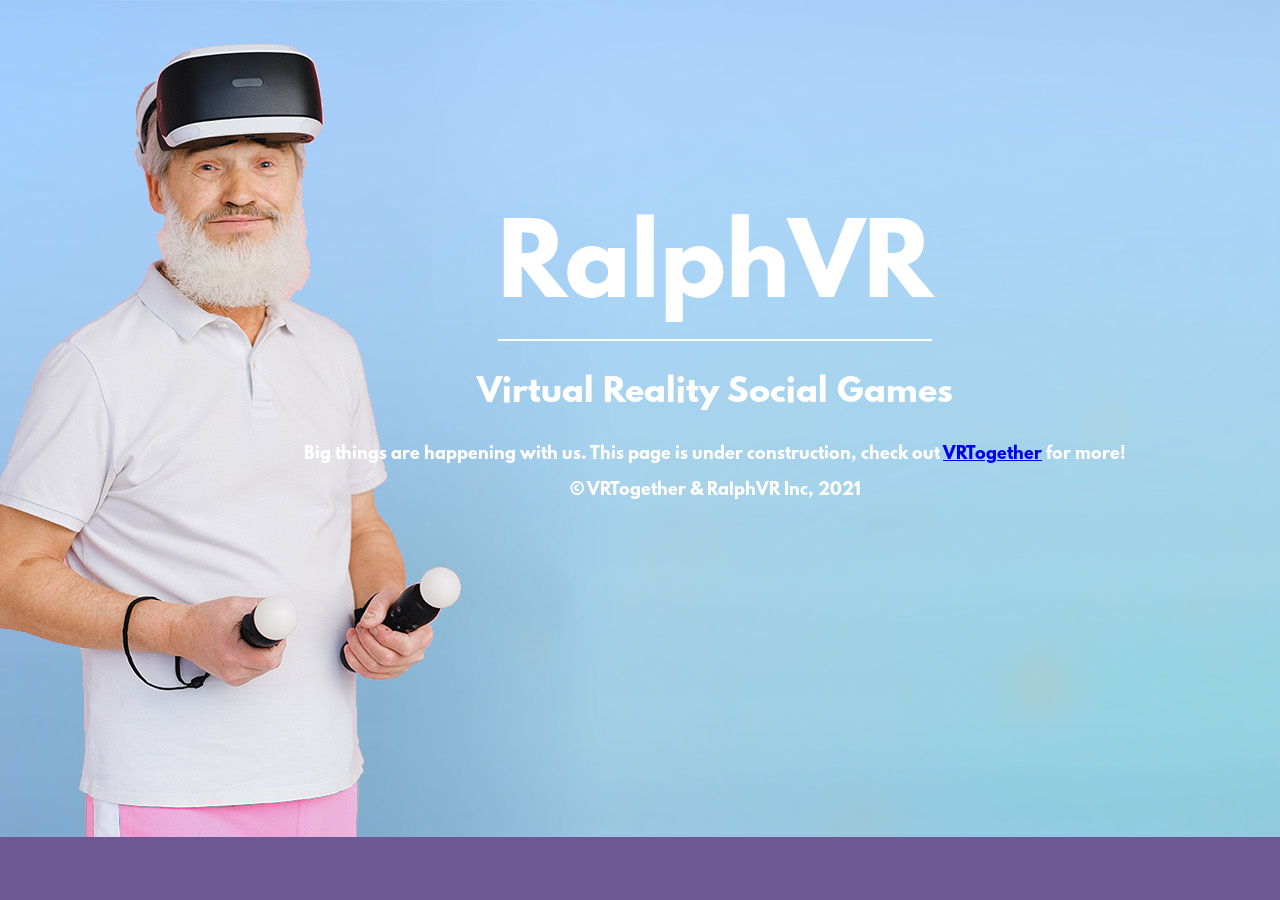
<file: index.html>
<!DOCTYPE html>
<html>
	<head>
		<meta charset="utf-8" />
		<meta http-equiv="X-UA-Compatible" content="IE=edge" />
		<meta name="viewport" content="width=device-width, initial-scale=1" />

		<title>VRTogether</title>
		<link rel="shortcut icon" href="./images/shortcut_icon.png" />
		<link rel="preconnect" href="https://fonts.gstatic.com">
		<link rel="preconnect" href="https://fonts.gstatic.com">
		<link href="https://fonts.googleapis.com/css2?family=Fira+Sans:wght@500&family=Montserrat:wght@400;500&display=swap" rel="stylesheet">		<!-- <link rel="stylesheet" href="https://stackpath.bootstrapcdn.com/bootstrap/4.1.1/css/bootstrap.min.css" integrity="sha384-WskhaSGFgHYWDcbwN70/dfYBj47jz9qbsMId/iRN3ewGhXQFZCSftd1LZCfmhktB" crossorigin="anonymous"> -->
    <link rel="stylesheet" href="https://use.fontawesome.com/releases/v5.1.0/css/all.css" integrity="sha384-lKuwvrZot6UHsBSfcMvOkWwlCMgc0TaWr+30HWe3a4ltaBwTZhyTEggF5tJv8tbt" crossorigin="anonymous">
		<link rel="stylesheet" type="text/css" href="styles/main.css">
	</head>
	<body>
      <div class="hero">
				<div class="mast-container">
					<h1>RalphVR</h1>
					<hr />
					<h3>Virtual Reality Social Games</h3>
          <div class="header-text">
            <p>Big things are happening with us. This page is under construction, check out <a href="https://vrtogether.us"> VRTogether</a> for more! </p>
            <p class="copyright">&copy VRTogether & RalphVR Inc, 2021</p>
          </div>
				</div>

      </div>

      <!--<div class="container center-members">
                <div class="call">
                    <div class="title">Be present</div>
                    <img class="card-img" src="./images/noun_people_21980_small.png" alt=""/>
                </div>

                <div class="call">
                    <div class="title">Share experiences</div>
                    <img class="card-img" src="./images/noun_caring_3698414_small.png" alt=""/>
                </div>

                <div class="call">
                    <div class="title">Build memories</div>
                    <img class="card-img" src="./images/noun_miss you_2406151_small.png" alt=""/>
                </div>
            </div>

			<div class="logo-container">
				<h4>More info coming soon! </h4>
			</div> -->

      
			

        <!--

				<h2>Experiences we worked on</h2>

				<div class="container column-members">

					<div class="project-card">
              <img class="image" src="./images/project_image_healthcarehero.png" alt=""/>
              <p class="content">Healthcare Hero - KCTCS, Bitsource</p>
          </div>
          <div class="project-card">
							<img class="image" src="./images/project_image_daydreamblue.png" alt=""/>
              <p class="content">Daydream Blue</p>
              <!--<a href="https://store.steampowered.com/app/1124370/Traverse_The_Void/">
                  <img class="card-img" src="./images/banner_traversethevoid.jpg" alt=""/>

          </div>
          <div class="project-card">
              <img class="image" src="./images/placeholder_project_image.jpg" alt=""/>
							<p class="content">Anthro Viewer 360 - UVA, Bitsource</p>
          </div>
          <div class="project-card">
							<img class="image" src="./images/placeholder_project_image.jpg" alt=""/>
              <p class="content">Traverse The Void</p>
              <!--<a href="http://www.daydreamblue.com/">
                  <img class="card-img" src="./images/banner_daydreamblue.jpg" alt=""/>

          </div>
					<div class="project-card">
              <img class="image" src="./images/placeholder_project_image.jpg" alt=""/>
							<p class="content">Virtually Alice - Carnegie Center for Literacy and Learning</p>
          </div>

        </div>

				<h2>Partners and Clients</h2>

				<div class="container center-members">
					<div class="partner">
              <img src="./images/partner_logo_thrive.png" width="100%" height="auto" alt=""/>
							<p>
              	Thrive
							</p>
          </div>
					<div class="partner">
              <img src="./images/partner_logo_bitsource.png" width="100%" height="auto" alt=""/>
							<p>
              	Bitsource
							</p>
          </div>
					<div class="partner">
              <img src="./images/partner_logo_uk.png" width="100%" height="auto" alt=""/>
							<p>
              	University of Kentucky
							</p>
          </div>
          <div class="partner">
              <img src="./images/partner_logo_ccll.png" width="100%" height="auto" alt=""/>
							<p>
              	Carnegie Center for Literacy and Learning
							</p>
          </div>
          <div class="partner">
              <img src="./images/partner_logo_lasc.png" width="100%" height="auto" alt=""/>
							<p>
              	Living Arts and Science Center
							</p>
          </div>
        </div>

        
    </div>
    -->


	</body>
</html>
</file>
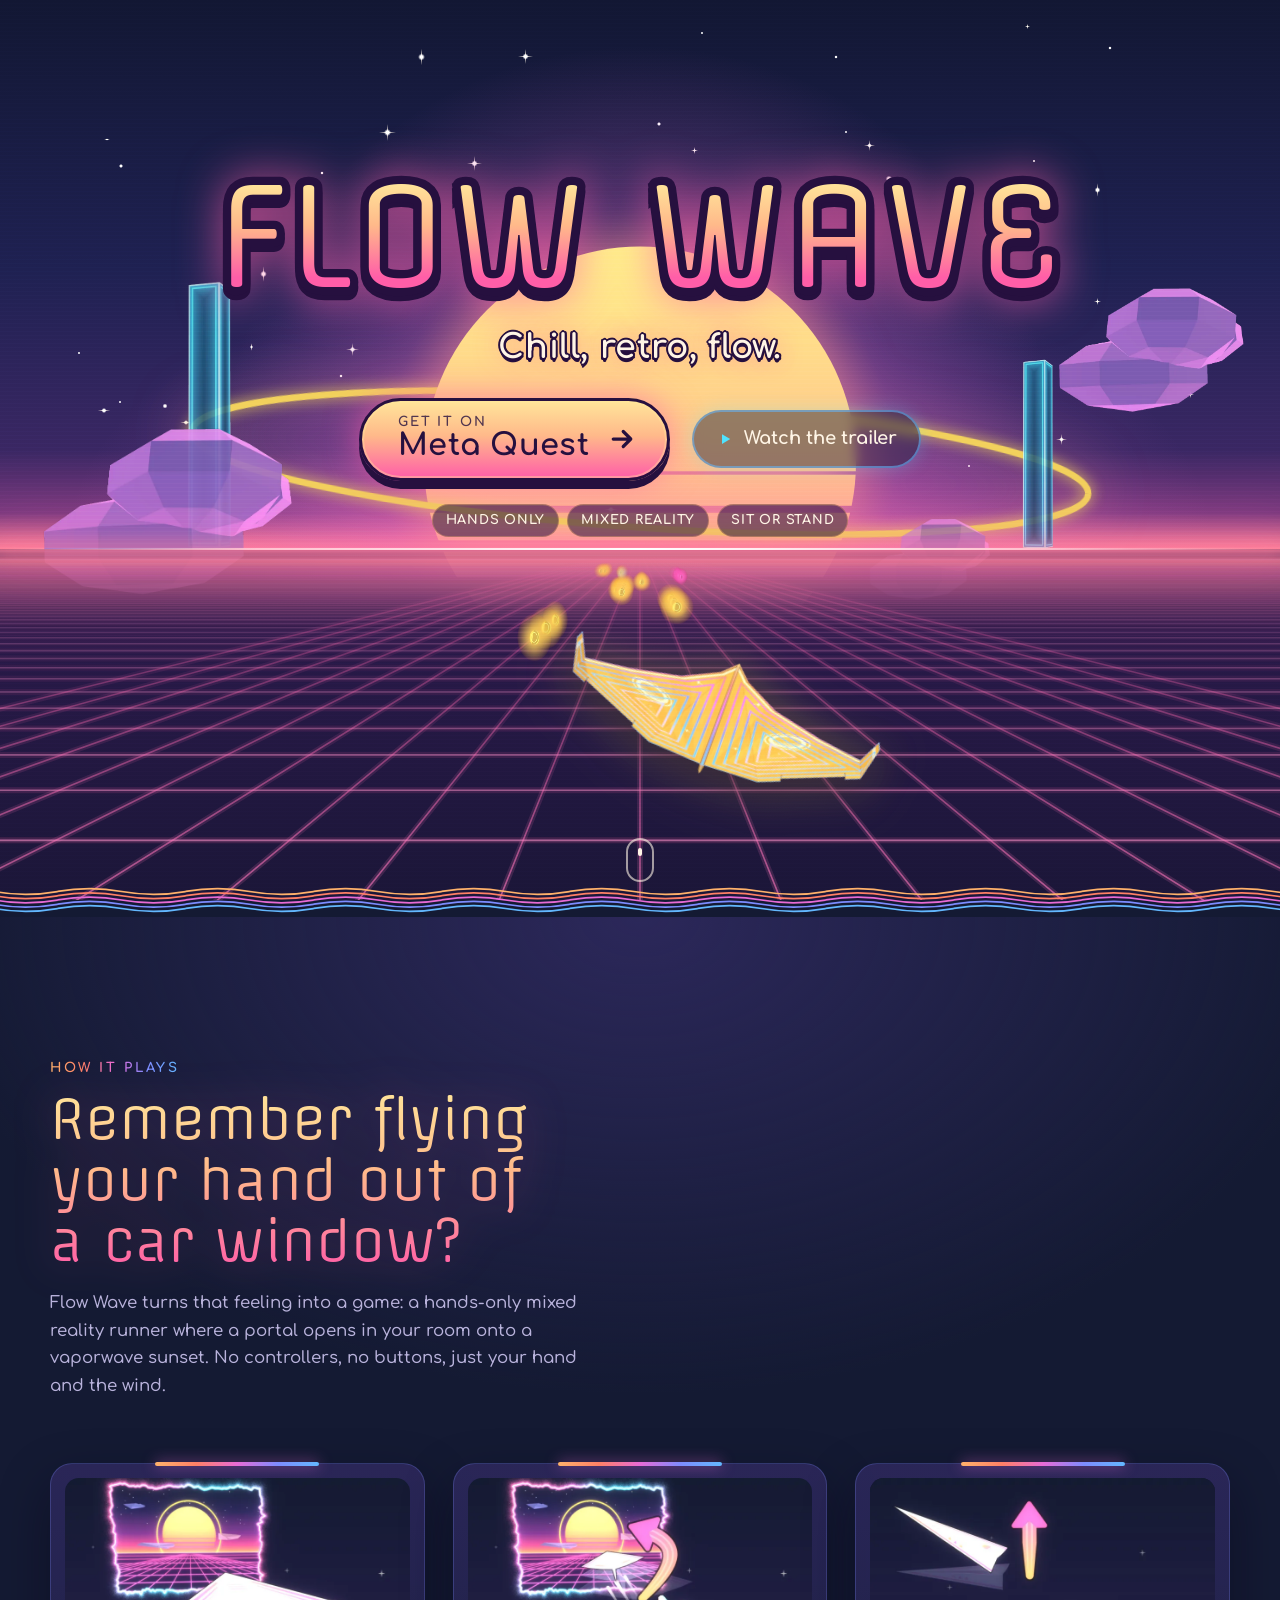
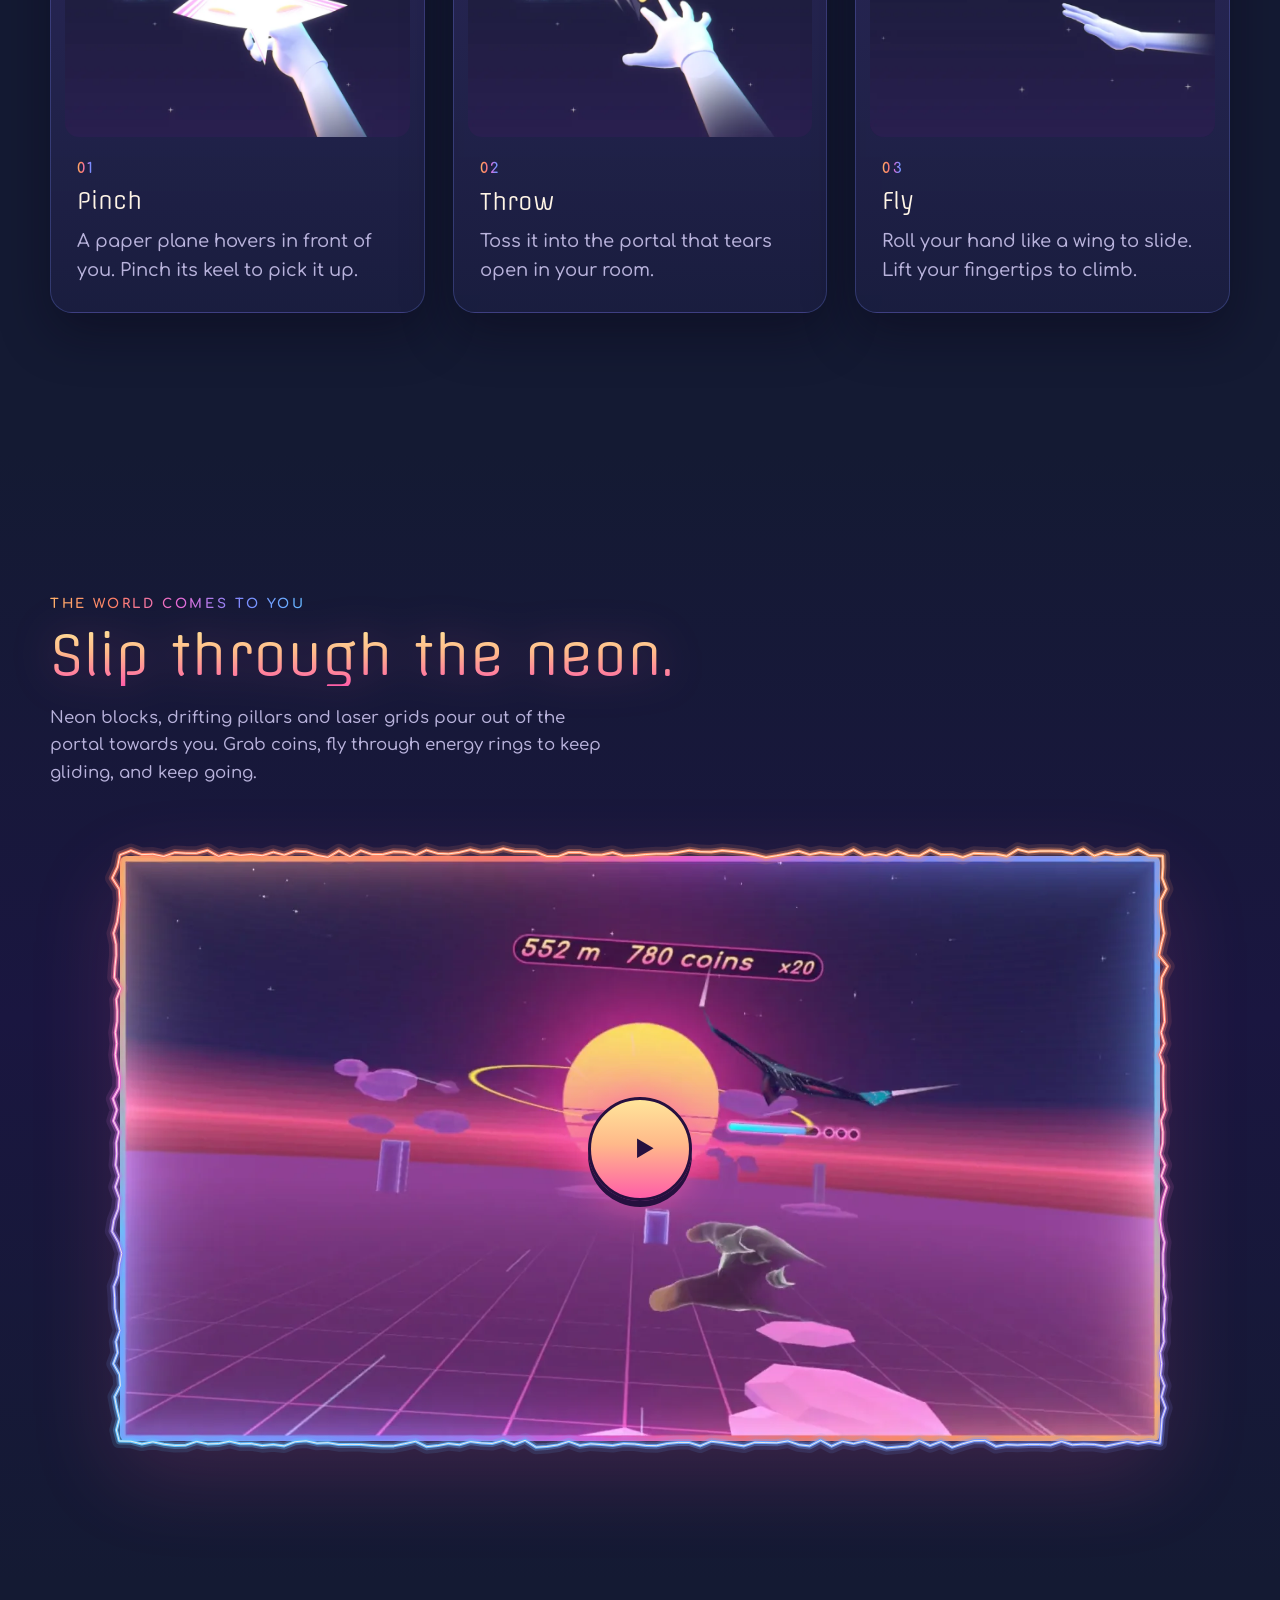
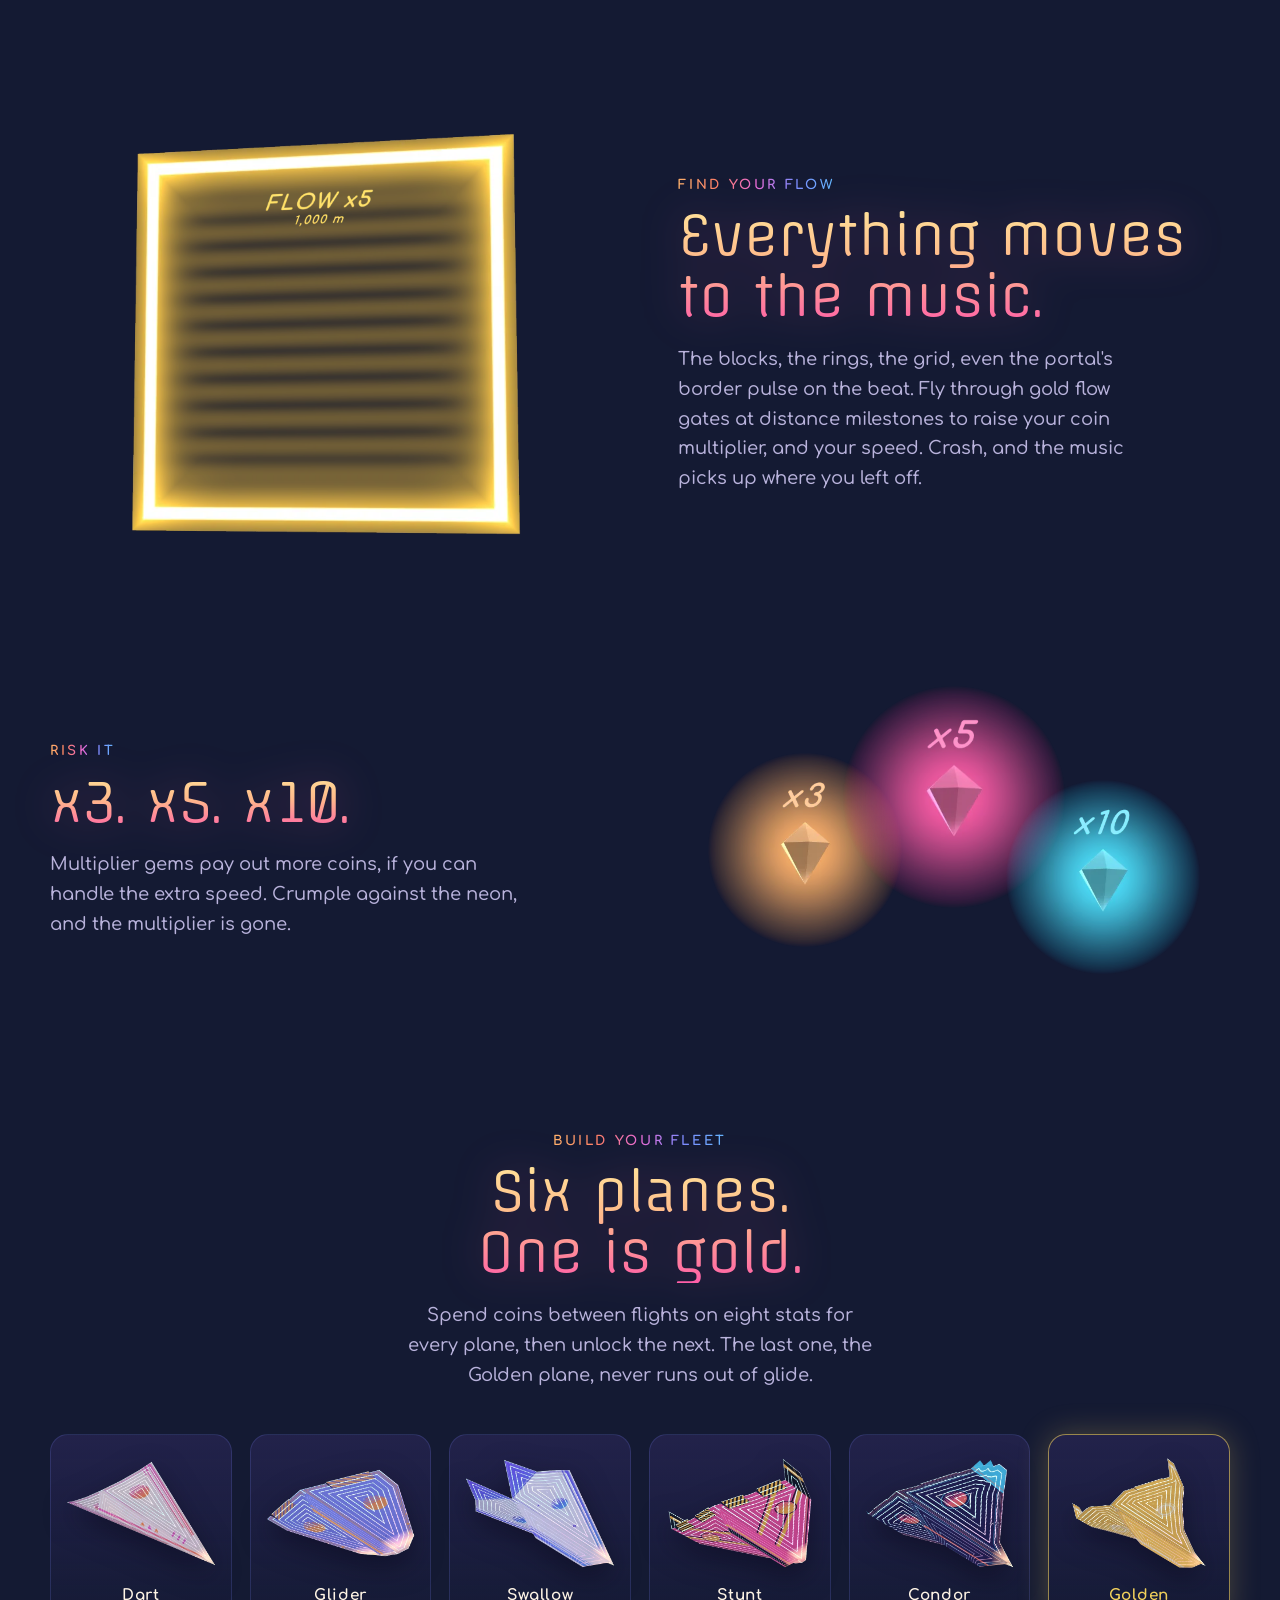
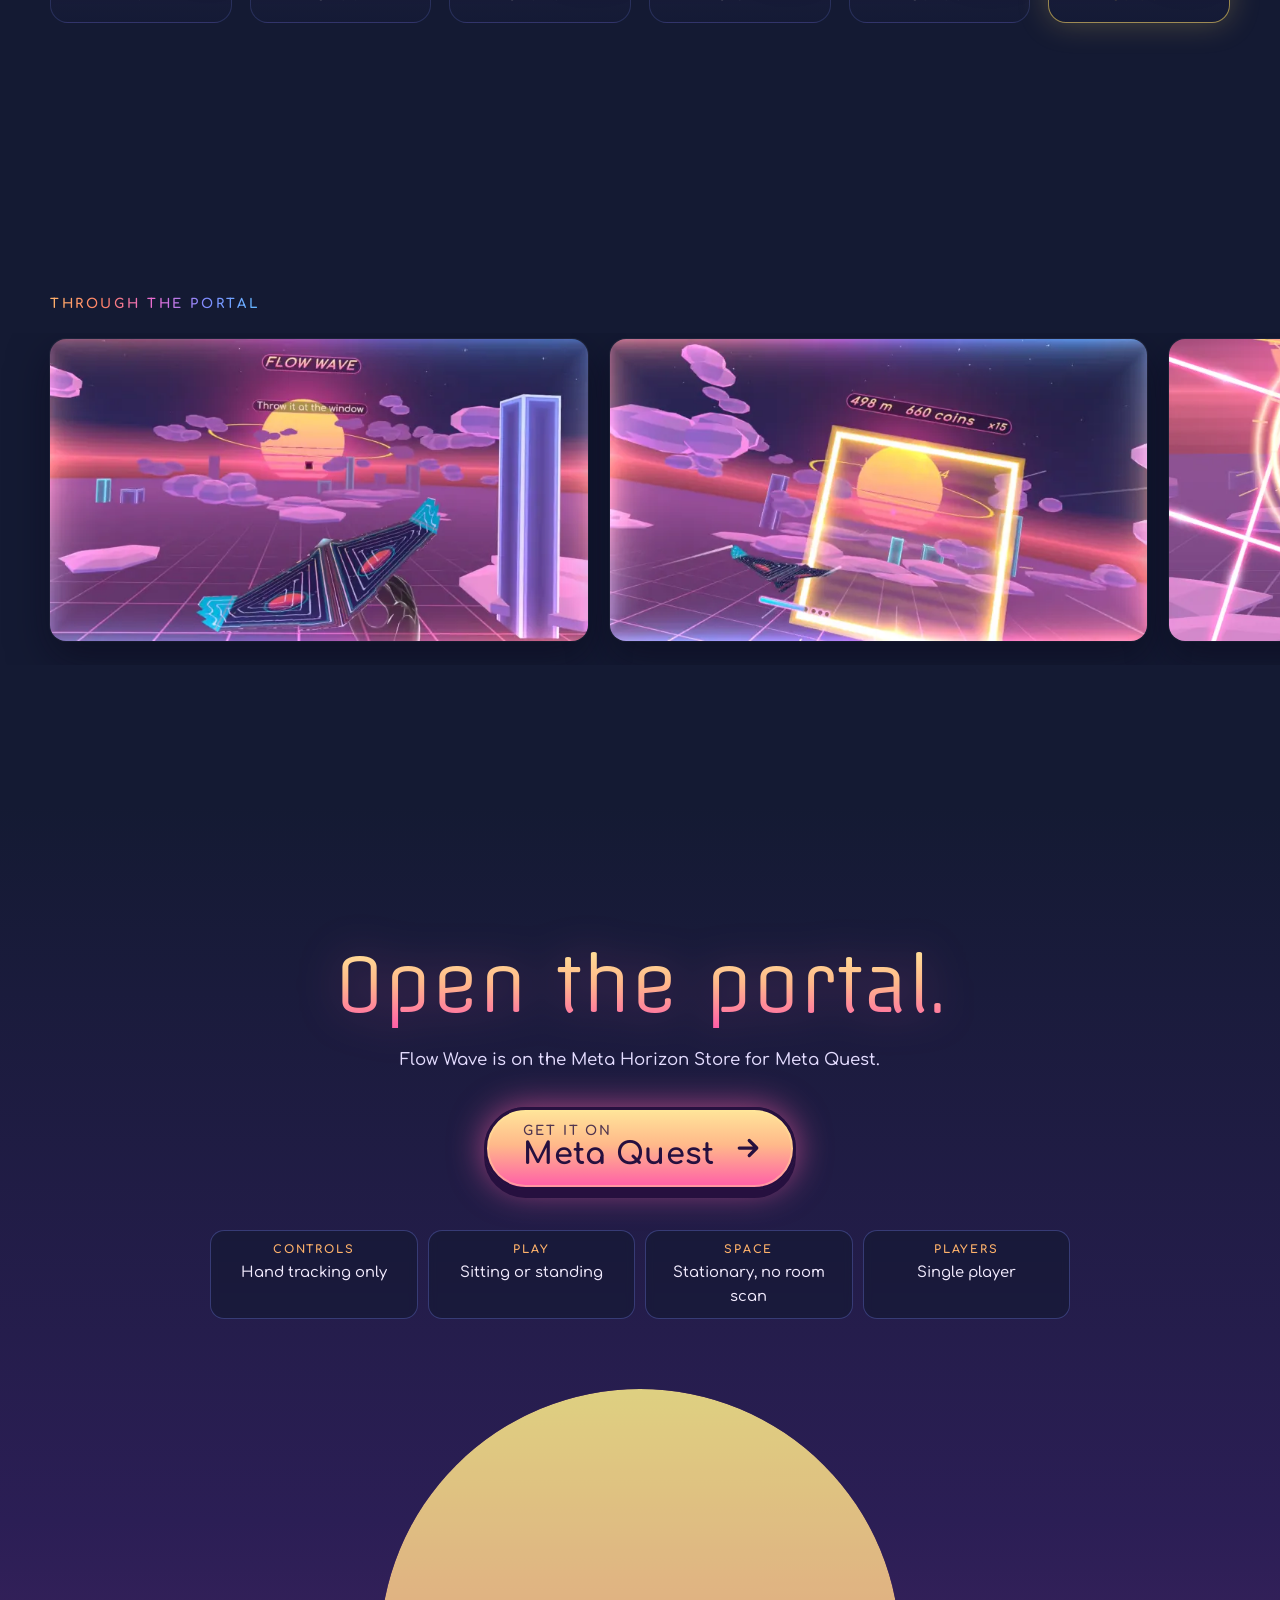
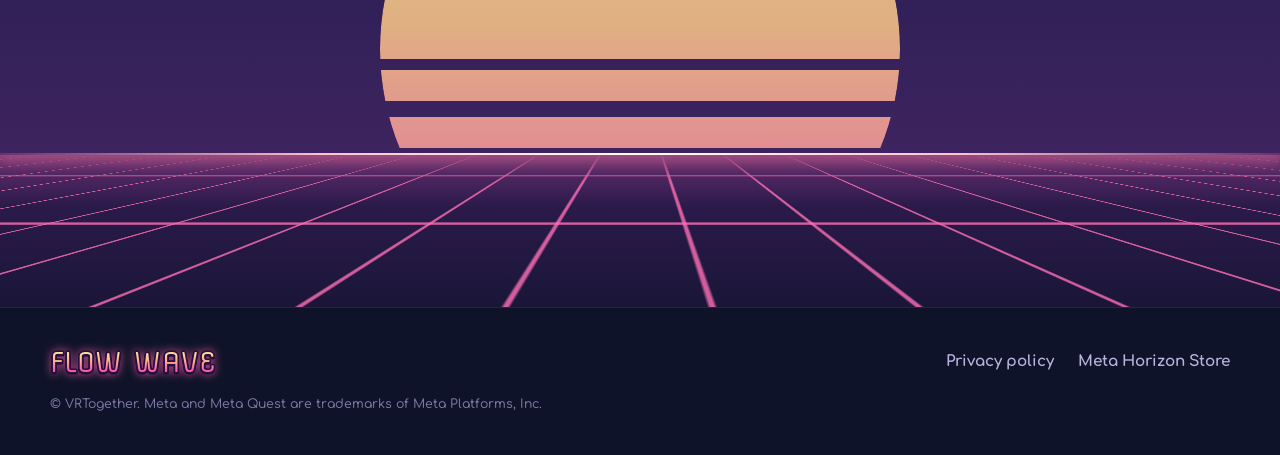
<file: flowwave/index.html>
<!doctype html>
<html lang="en">
<head>
  <meta charset="utf-8">
  <meta name="viewport" content="width=device-width, initial-scale=1, viewport-fit=cover">
  <title>Flow Wave | Chill, retro, flow.</title>
  <meta name="description" content="Flow Wave is a hands-only mixed reality runner for Meta Quest. A portal opens in your room onto a vaporwave sunset. Throw a paper plane through it, then fly it with your hand.">
  <meta name="theme-color" content="#141A33">
  <meta name="color-scheme" content="dark">

  <!-- Social cards. og:image / og:url must be absolute: they assume ralphvr.com/flowwave/ (README → Deploy). -->
  <meta property="og:type" content="website">
  <meta property="og:title" content="Flow Wave">
  <meta property="og:description" content="A hands-only mixed reality runner for Meta Quest. Throw a paper plane through a portal in your room, then fly it with your hand.">
  <meta property="og:url" content="https://ralphvr.com/flowwave/">
  <meta property="og:image" content="https://ralphvr.com/flowwave/assets/img/og.jpg">
  <meta property="og:image:width" content="1200">
  <meta property="og:image:height" content="630">
  <meta name="twitter:card" content="summary_large_image">

  <link rel="icon" type="image/png" sizes="32x32" href="assets/favicon-32.png">
  <link rel="apple-touch-icon" href="assets/apple-touch-icon.png">
  <link rel="preload" href="assets/fonts/Comfortaa-VariableFont_wght.ttf" as="font" type="font/ttf" crossorigin>
  <link rel="preconnect" href="https://fonts.googleapis.com">
  <link rel="preconnect" href="https://fonts.gstatic.com" crossorigin>
  <link rel="stylesheet" href="https://fonts.googleapis.com/css2?family=Offside&amp;display=swap">
  <link rel="stylesheet" href="css/site.css">
  <script>document.documentElement.classList.add("js");</script>
  <script src="js/site.js" defer></script>

  <script type="application/ld+json">
  {
    "@context": "https://schema.org",
    "@type": "VideoGame",
    "name": "Flow Wave",
    "description": "A hands-only mixed reality runner for Meta Quest. Throw a paper plane through a portal in your room, then fly it with your hand.",
    "image": "https://ralphvr.com/flowwave/assets/img/og.jpg",
    "url": "https://ralphvr.com/flowwave/",
    "gamePlatform": "Meta Quest",
    "genre": ["Arcade", "Casual", "Flight"],
    "playMode": "SinglePlayer"
  }
  </script>
</head>
<body>
  <a class="skip" href="#how">Skip to content</a>

  <!-- ============================== HERO ============================== -->
  <header class="hero" id="top">
    <div class="sky" aria-hidden="true">
      <div class="stars"></div>
      <div class="sun-glow"></div>
      <svg class="sun" viewBox="-120 -60 240 120" focusable="false">
        <defs>
          <linearGradient id="sunFill" x1="0" y1="-50" x2="0" y2="50" gradientUnits="userSpaceOnUse">
            <stop offset="0" stop-color="#FFF08A"/>
            <stop offset="0.45" stop-color="#FFC98A"/>
            <stop offset="1" stop-color="#FF6FB4"/>
          </linearGradient>
          <mask id="sunStripes" maskUnits="userSpaceOnUse" x="-60" y="-60" width="120" height="120">
            <rect x="-60" y="-60" width="120" height="120" fill="#fff"/>
            <rect x="-60" y="2" width="120" height="0.8" fill="#000"/>
            <rect x="-60" y="10" width="120" height="1.6" fill="#000"/>
            <rect x="-60" y="18" width="120" height="2.6" fill="#000"/>
            <rect x="-60" y="26.5" width="120" height="3.6" fill="#000"/>
            <rect x="-60" y="35" width="120" height="4.8" fill="#000"/>
            <rect x="-60" y="44" width="120" height="7" fill="#000"/>
          </mask>
          <clipPath id="ringBack"><rect x="-120" y="-60" width="240" height="60"/></clipPath>
          <clipPath id="ringFront"><rect x="-120" y="0" width="240" height="60"/></clipPath>
          <filter id="ringGlow" x="-20%" y="-200%" width="140%" height="500%">
            <feGaussianBlur stdDeviation="1.6" result="b"/>
            <feMerge><feMergeNode in="b"/><feMergeNode in="SourceGraphic"/></feMerge>
          </filter>
        </defs>
        <g transform="rotate(4)" filter="url(#ringGlow)">
          <ellipse clip-path="url(#ringBack)" class="ring" rx="104" ry="15" fill="none"/>
        </g>
        <circle r="50" fill="url(#sunFill)" mask="url(#sunStripes)"/>
        <g transform="rotate(4)" filter="url(#ringGlow)">
          <ellipse clip-path="url(#ringFront)" class="ring" rx="104" ry="15" fill="none"/>
        </g>
      </svg>
      <img class="spire spire-l" src="assets/img/spire.webp" alt="" width="160" height="669">
      <img class="spire spire-r" src="assets/img/spire.webp" alt="" width="160" height="669">
      <img class="cloud cloud-1" src="assets/img/cloud.webp" alt="" width="640" height="443">
      <img class="cloud cloud-2" src="assets/img/cloud.webp" alt="" width="640" height="443">
      <img class="cloud cloud-3" src="assets/img/cloud.webp" alt="" width="640" height="443">
      <div class="horizon"></div>
      <canvas class="floor"></canvas>
      <img class="plane" src="assets/img/plane-hero.webp" alt="" width="896" height="340">
      <div class="scanlines"></div>
    </div>

    <div class="hero-content">
      <h1 class="wordmark wordmark--hero"><span class="wordmark__ink" aria-hidden="true">Flow Wave</span><span class="wordmark__fill">Flow Wave</span></h1>
      <p class="tagline">Chill, retro, flow.</p>
      <div class="cta-row">
        <!-- STORE LINK: every .store-link points at the Meta Horizon Store page (StoreIds.QuestAppId). -->
        <a class="store-btn store-link" href="https://www.meta.com/experiences/flow-wave/1124801546762835/">
          <span class="store-btn__small">Get it on</span>
          <span class="store-btn__big">Meta Quest</span>
          <svg class="store-btn__arrow" viewBox="0 0 24 24" aria-hidden="true"><path d="M5 12h13M13 6l6 6-6 6" fill="none" stroke="currentColor" stroke-width="2.6" stroke-linecap="round" stroke-linejoin="round"/></svg>
        </a>
        <a class="ghost-btn" href="#trailer" data-play-trailer>
          <svg viewBox="0 0 24 24" aria-hidden="true"><path d="M8 5.5v13l11-6.5z" fill="currentColor"/></svg>
          Watch the trailer
        </a>
      </div>
      <ul class="chips" aria-label="At a glance">
        <li>Hands only</li>
        <li>Mixed reality</li>
        <li>Sit or stand</li>
      </ul>
    </div>

    <a class="scroll-cue" href="#how" aria-label="Scroll to how it plays"><span></span></a>
  </header>

  <svg class="wave-rule" aria-hidden="true" preserveAspectRatio="none" viewBox="0 0 1200 48">
    <defs>
      <pattern id="waves" width="120" height="48" patternUnits="userSpaceOnUse">
        <path d="M0 12 Q30 4 60 12 T120 12" stroke="#FFB26B"/>
        <path d="M0 18 Q30 10 60 18 T120 18" stroke="#FF8066"/>
        <path d="M0 24 Q30 16 60 24 T120 24" stroke="#E86BD6"/>
        <path d="M0 30 Q30 22 60 30 T120 30" stroke="#7D8CFF"/>
        <path d="M0 36 Q30 28 60 36 T120 36" stroke="#63B8FF"/>
        <animateTransform attributeName="patternTransform" type="translate" from="0 0" to="120 0" dur="2s" repeatCount="indefinite"/>
      </pattern>
    </defs>
    <rect width="1200" height="48" fill="url(#waves)"/>
  </svg>

  <main>
    <!-- ============================== HOW IT PLAYS ============================== -->
    <section class="section how" id="how">
      <div class="wrap">
        <p class="eyebrow reveal">How it plays</p>
        <h2 class="reveal">Remember flying your hand out of a car window?</h2>
        <p class="lede reveal">Flow Wave turns that feeling into a game: a hands-only mixed reality runner where a portal opens in your room onto a vaporwave sunset. No controllers, no buttons, just your hand and the wind.</p>

        <ol class="steps">
          <li class="step reveal">
            <div class="step__pic"><img src="assets/img/howto-pinch.webp" alt="A hand pinches a paper plane from below, in front of a glowing portal" width="800" height="600" loading="lazy"></div>
            <span class="step__num">01</span>
            <h3>Pinch</h3>
            <p>A paper plane hovers in front of you. Pinch its keel to pick it up.</p>
          </li>
          <li class="step reveal">
            <div class="step__pic"><img src="assets/img/howto-throw.webp" alt="A hand throws the paper plane into the portal" width="800" height="600" loading="lazy"></div>
            <span class="step__num">02</span>
            <h3>Throw</h3>
            <p>Toss it into the portal that tears open in your room.</p>
          </li>
          <li class="step reveal">
            <div class="step__pic step__pic--swap">
              <img src="assets/img/howto-roll.webp" alt="Rolling the hand slides the plane sideways" width="800" height="600" loading="lazy">
              <img src="assets/img/howto-climb.webp" alt="Lifting the fingertips makes the plane climb" width="800" height="600" loading="lazy">
            </div>
            <span class="step__num">03</span>
            <h3>Fly</h3>
            <p>Roll your hand like a wing to slide. Lift your fingertips to climb.</p>
          </li>
        </ol>
      </div>
    </section>

    <!-- ============================== TRAILER ============================== -->
    <section class="section trailer" id="trailer">
      <div class="wrap">
        <p class="eyebrow reveal">The world comes to you</p>
        <h2 class="reveal">Slip through the neon.</h2>
        <p class="lede reveal">Neon blocks, drifting pillars and laser grids pour out of the portal towards you. Grab coins, fly through energy rings to keep gliding, and keep going.</p>

        <div class="portal reveal">
          <div class="portal__window">
            <video id="trailer-video" controls playsinline preload="none" poster="assets/img/trailer-poster.webp" width="1280" height="720">
              <source src="assets/video/flowwave-trailer.mp4" type="video/mp4">
            </video>
            <button class="play" type="button" aria-label="Play the trailer">
              <svg viewBox="0 0 24 24" aria-hidden="true"><path d="M8 5.5v13l11-6.5z" fill="currentColor"/></svg>
            </button>
          </div>
          <svg class="portal__rift" aria-hidden="true"></svg>
        </div>
      </div>
    </section>

    <!-- ============================== FEATURES ============================== -->
    <section class="section features" id="features">
      <div class="wrap">
        <article class="feature reveal">
          <div class="feature__art feature__art--gate">
            <img src="assets/img/feat-gate.webp" alt="A gold flow gate reading FLOW x5" width="640" height="658" loading="lazy">
          </div>
          <div class="feature__text">
            <p class="eyebrow">Find your flow</p>
            <h2>Everything moves to the music.</h2>
            <p>The blocks, the rings, the grid, even the portal's border pulse on the beat. Fly through gold flow gates at distance milestones to raise your coin multiplier, and your speed. Crash, and the music picks up where you left off.</p>
          </div>
        </article>

        <article class="feature feature--flip reveal">
          <div class="feature__art feature__art--gems">
            <img class="gem gem-3" src="assets/img/gem-x3.webp" alt="x3 gem" width="360" height="360" loading="lazy">
            <img class="gem gem-5" src="assets/img/gem-x5.webp" alt="x5 gem" width="360" height="360" loading="lazy">
            <img class="gem gem-10" src="assets/img/gem-x10.webp" alt="x10 gem" width="360" height="360" loading="lazy">
          </div>
          <div class="feature__text">
            <p class="eyebrow">Risk it</p>
            <h2>x3. x5. x10.</h2>
            <p>Multiplier gems pay out more coins, if you can handle the extra speed. Crumple against the neon, and the multiplier is gone.</p>
          </div>
        </article>

        <article class="feature fleet reveal">
          <div class="feature__text fleet__text">
            <p class="eyebrow">Build your fleet</p>
            <h2>Six planes. One is gold.</h2>
            <p>Spend coins between flights on eight stats for every plane, then unlock the next. The last one, the Golden plane, never runs out of glide.</p>
          </div>
          <ul class="fleet__planes">
            <li><img src="assets/img/plane-dart.webp" alt="" width="560" height="404" loading="lazy"><span>Dart</span></li>
            <li><img src="assets/img/plane-glider.webp" alt="" width="560" height="343" loading="lazy"><span>Glider</span></li>
            <li><img src="assets/img/plane-swallow.webp" alt="" width="560" height="417" loading="lazy"><span>Swallow</span></li>
            <li><img src="assets/img/plane-stunt.webp" alt="" width="560" height="435" loading="lazy"><span>Stunt</span></li>
            <li><img src="assets/img/plane-condor.webp" alt="" width="560" height="417" loading="lazy"><span>Condor</span></li>
            <li class="is-gold"><img src="assets/img/plane-golden.webp" alt="" width="560" height="467" loading="lazy"><span>Golden</span></li>
          </ul>
        </article>
      </div>
    </section>

    <!-- ============================== SCREENSHOTS ============================== -->
    <section class="section shots" id="screenshots" aria-label="Screenshots">
      <div class="wrap">
        <p class="eyebrow reveal">Through the portal</p>
      </div>
      <ul class="shots__strip">
        <li><button type="button" data-full="assets/img/shot-1.webp"><img src="assets/img/shot-1-sm.webp" alt="Full VR: holding the Condor before the throw, the sunset world all around" width="720" height="405" loading="lazy"></button></li>
        <li><button type="button" data-full="assets/img/shot-2.webp"><img src="assets/img/shot-2-sm.webp" alt="The Condor heading into a gold FLOW x4 gate at 498 metres, 660 coins in" width="720" height="405" loading="lazy"></button></li>
        <li><button type="button" data-full="assets/img/shot-3.webp"><img src="assets/img/shot-3-sm.webp" alt="The Stunt plane bursting through gold rings past crossing laser lines" width="720" height="405" loading="lazy"></button></li>
        <li><button type="button" data-full="assets/img/shot-4.webp"><img src="assets/img/shot-4-sm.webp" alt="The Glider grabbing a x3 multiplier gem under a neon block" width="720" height="405" loading="lazy"></button></li>
        <li><button type="button" data-full="assets/img/shot-5.webp"><img src="assets/img/shot-5-sm.webp" alt="Mixed reality: the Golden plane flies out of the portal into a real room as neon blocks pour through" width="720" height="405" loading="lazy"></button></li>
      </ul>
    </section>

    <!-- ============================== FINAL CTA ============================== -->
    <section class="section finale" id="get">
      <div class="wrap finale__inner">
        <h2 class="reveal">Open the portal.</h2>
        <p class="lede reveal">Flow Wave is on the Meta Horizon Store for Meta Quest.</p>
        <a class="store-btn store-link reveal" href="https://www.meta.com/experiences/flow-wave/1124801546762835/">
          <span class="store-btn__small">Get it on</span>
          <span class="store-btn__big">Meta Quest</span>
          <svg class="store-btn__arrow" viewBox="0 0 24 24" aria-hidden="true"><path d="M5 12h13M13 6l6 6-6 6" fill="none" stroke="currentColor" stroke-width="2.6" stroke-linecap="round" stroke-linejoin="round"/></svg>
        </a>
        <ul class="specs reveal" aria-label="Details">
          <li><b>Controls</b>Hand tracking only</li>
          <li><b>Play</b>Sitting or standing</li>
          <li><b>Space</b>Stationary, no room scan</li>
          <li><b>Players</b>Single player</li>
        </ul>
      </div>
      <div class="finale__scene" aria-hidden="true">
        <div class="finale__sun"></div>
        <div class="finale__floor"><div class="finale__grid"></div></div>
      </div>
    </section>
  </main>

  <footer class="footer">
    <div class="wrap footer__inner">
      <a class="footer__logo wordmark" href="#top"><span class="wordmark__ink" aria-hidden="true">Flow Wave</span><span class="wordmark__fill">Flow Wave</span></a>
      <nav class="footer__nav" aria-label="Footer">
        <a href="privacy.html">Privacy policy</a>
        <a class="store-link" href="https://www.meta.com/experiences/flow-wave/1124801546762835/">Meta Horizon Store</a>
      </nav>
      <p class="footer__legal">&copy; VRTogether. Meta and Meta Quest are trademarks of Meta Platforms, Inc.</p>
    </div>
  </footer>

  <dialog class="lightbox" aria-label="Screenshot">
    <img alt="">
    <button class="lightbox__nav lightbox__prev" type="button" aria-label="Previous screenshot">&lsaquo;</button>
    <button class="lightbox__nav lightbox__next" type="button" aria-label="Next screenshot">&rsaquo;</button>
    <button class="lightbox__close" type="button" aria-label="Close">&times;</button>
  </dialog>
</body>
</html>
</file>
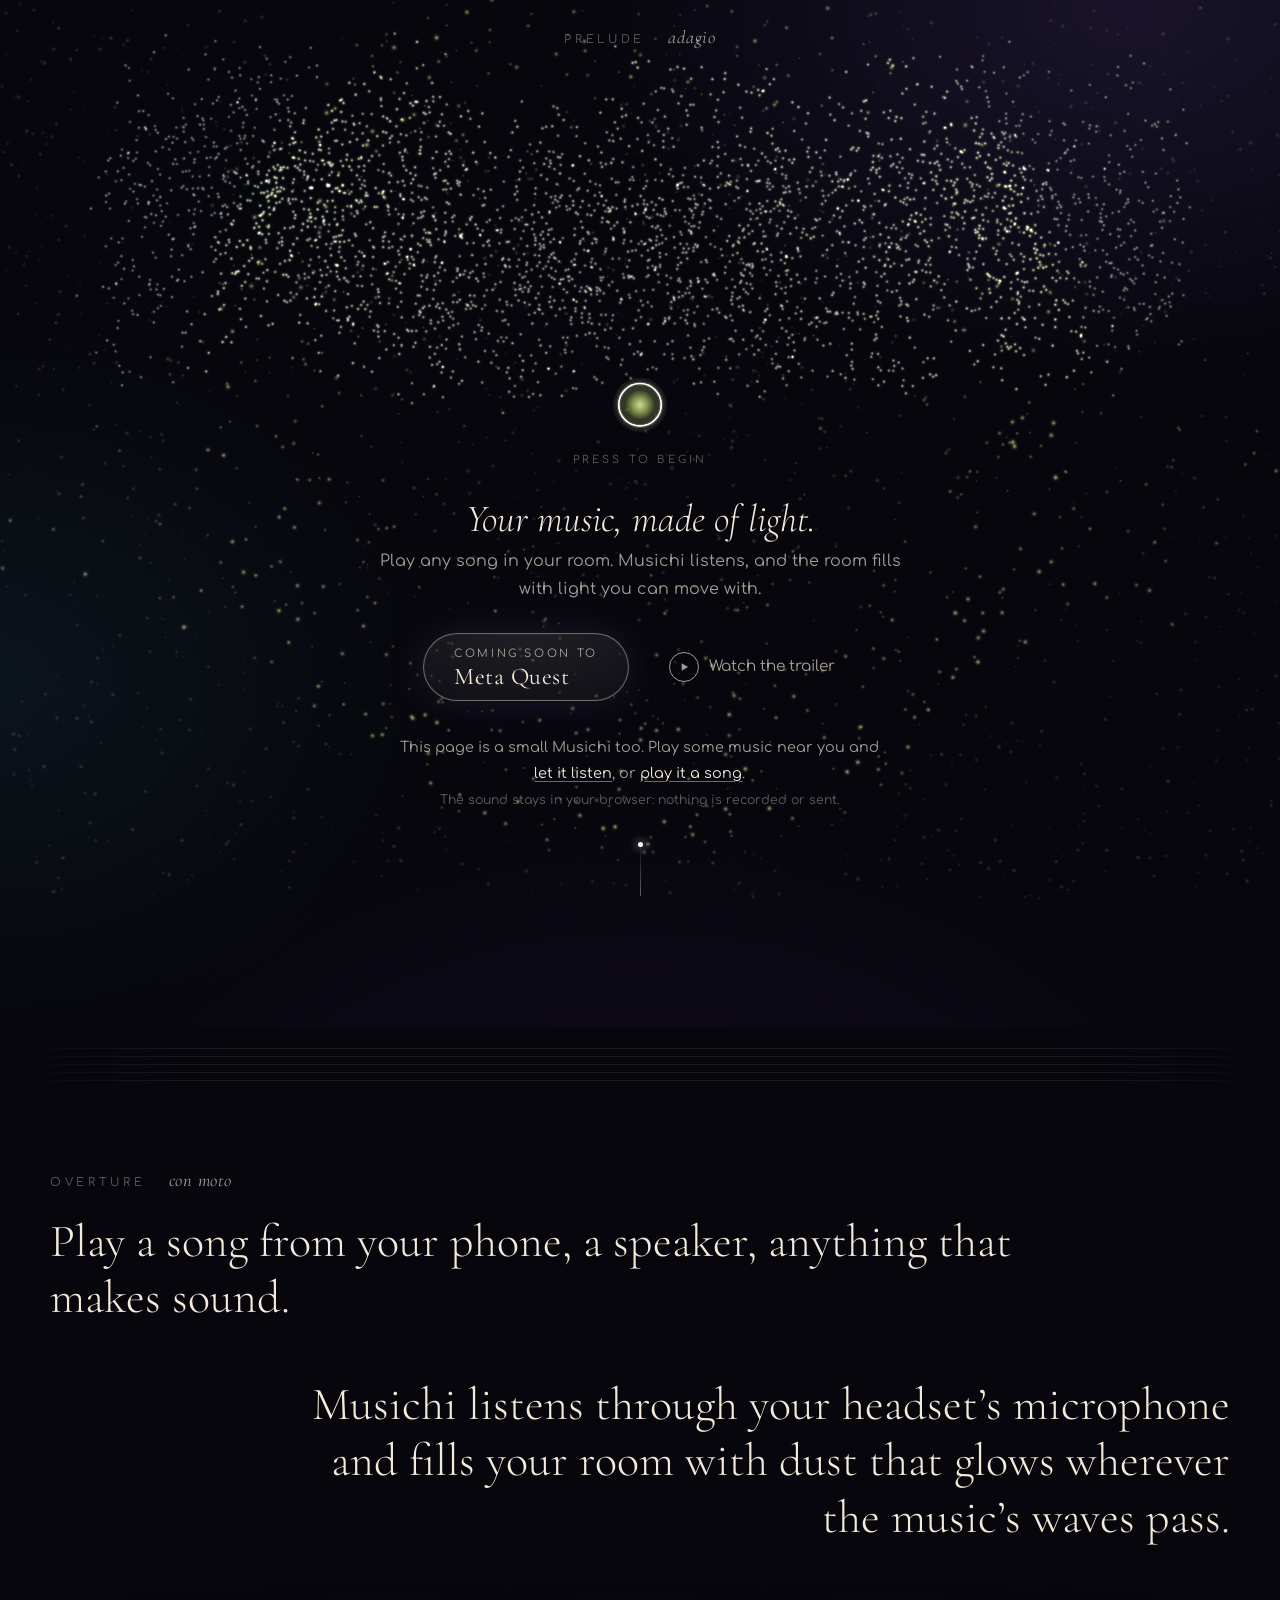
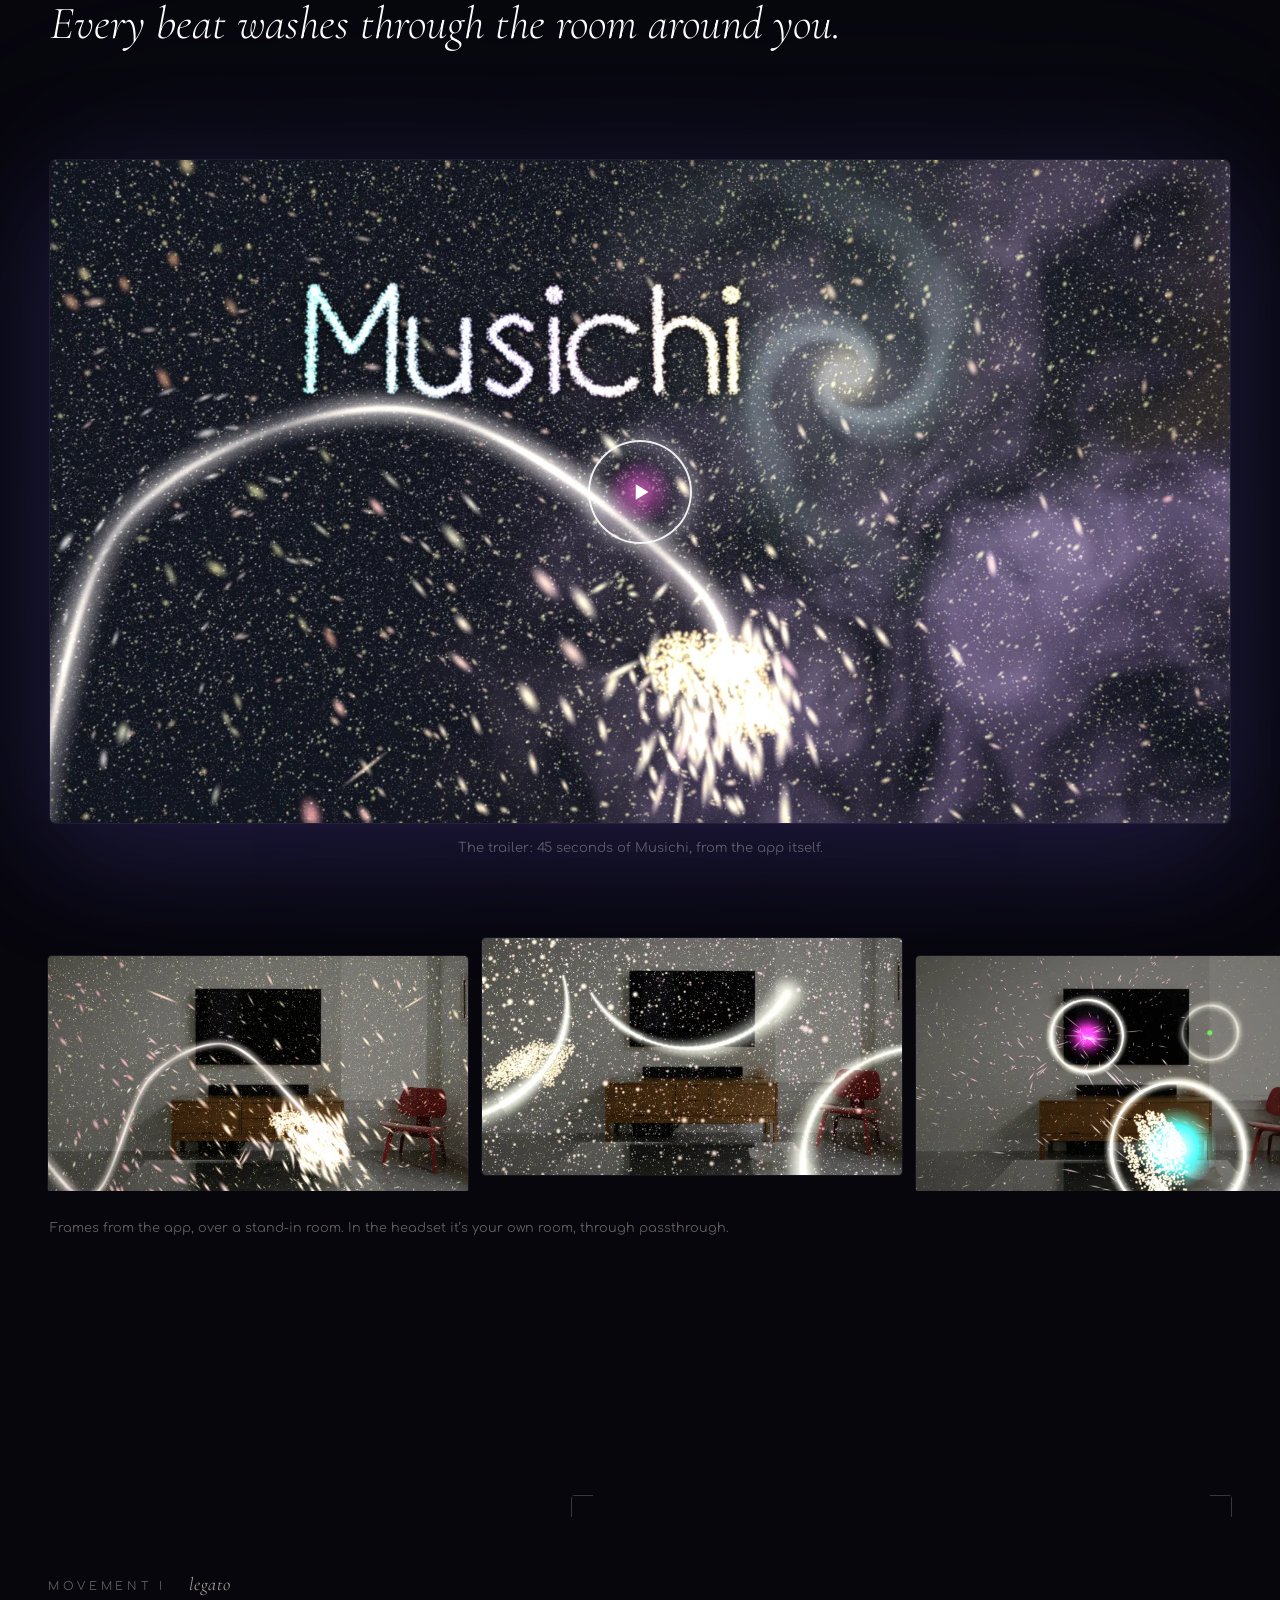
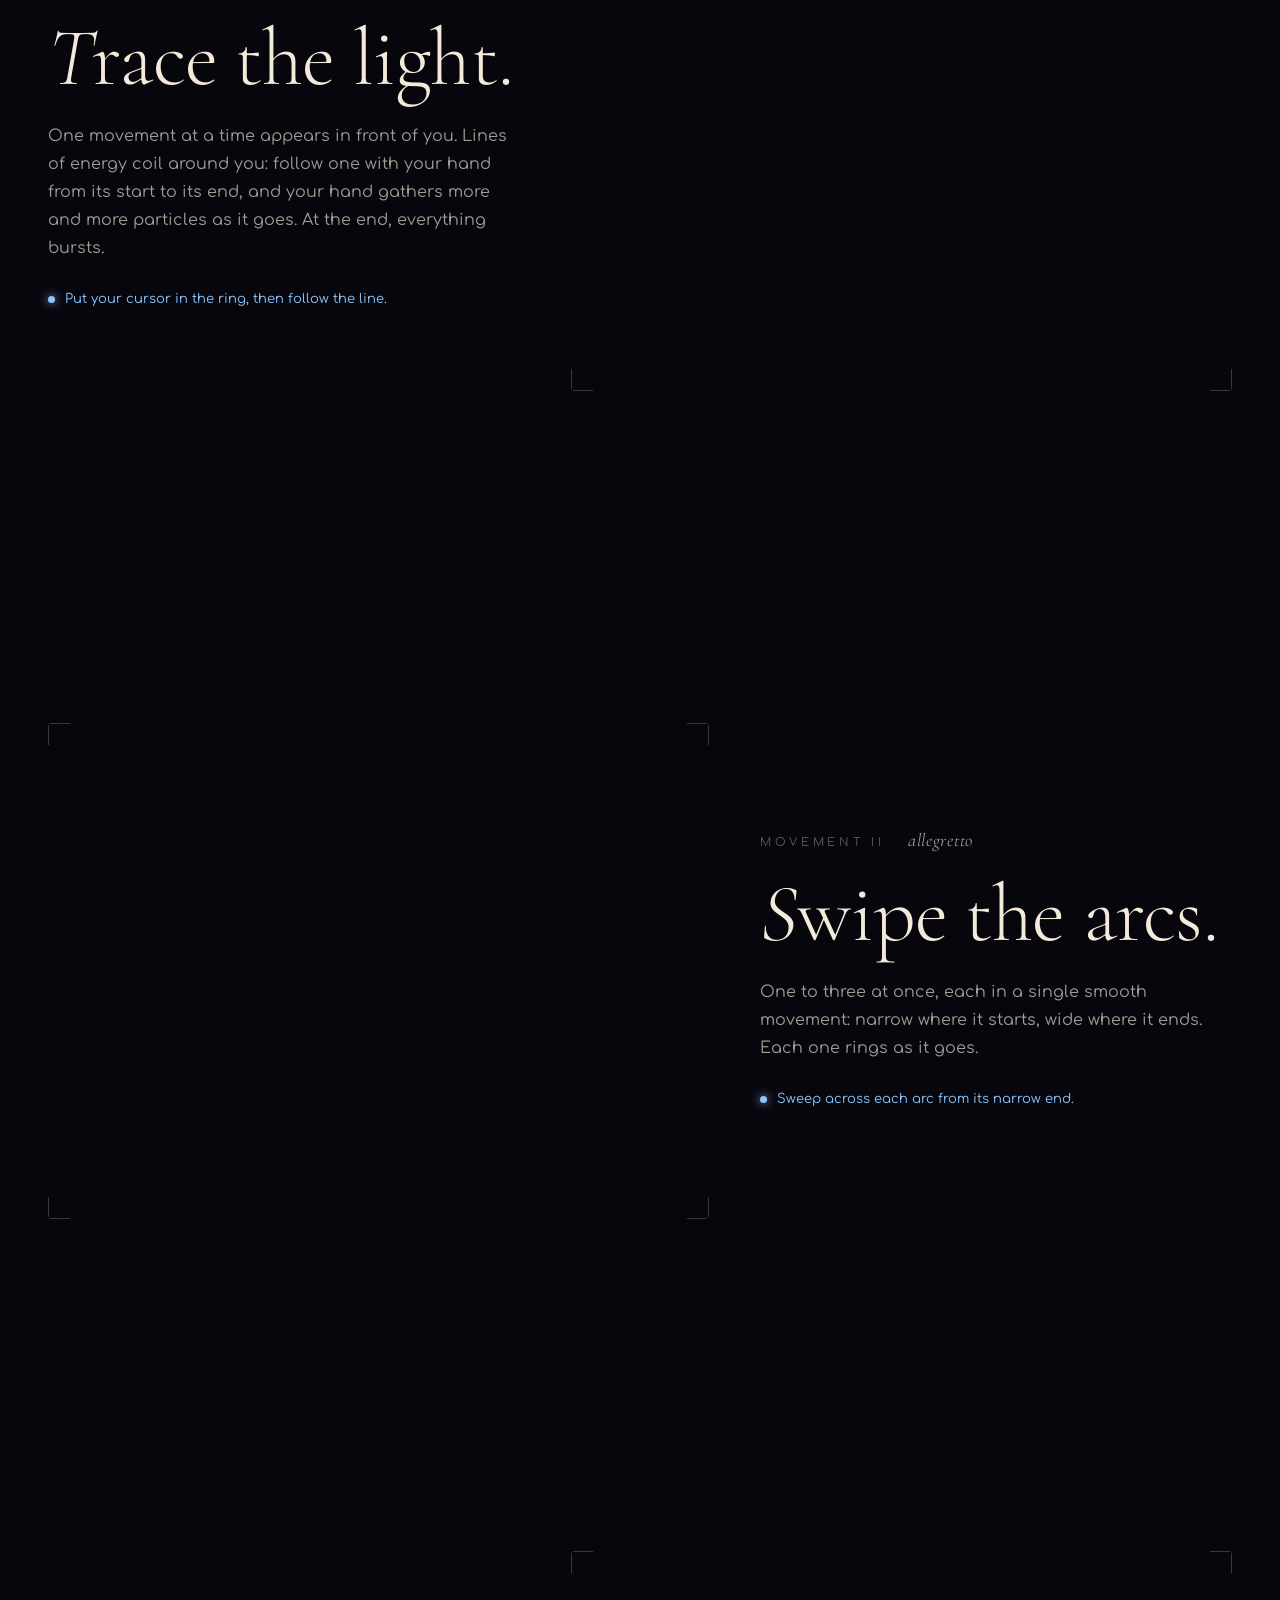
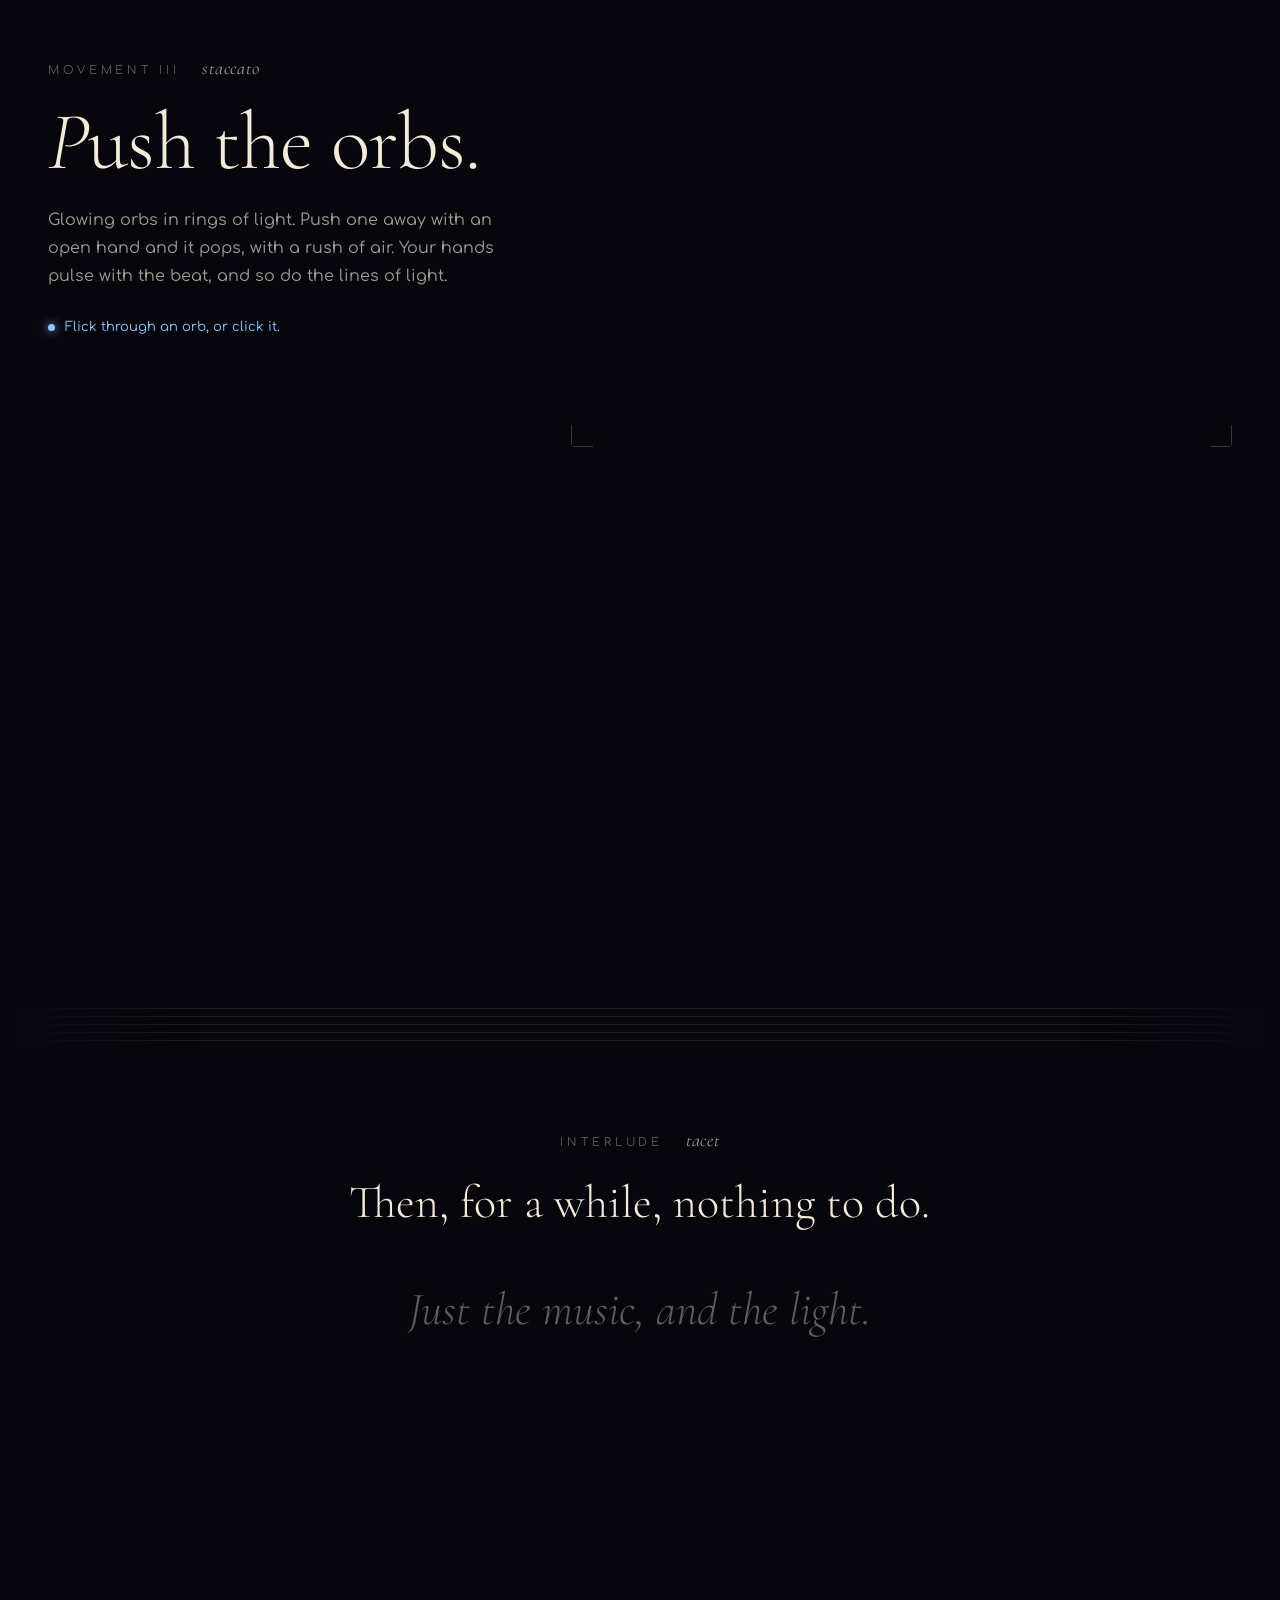
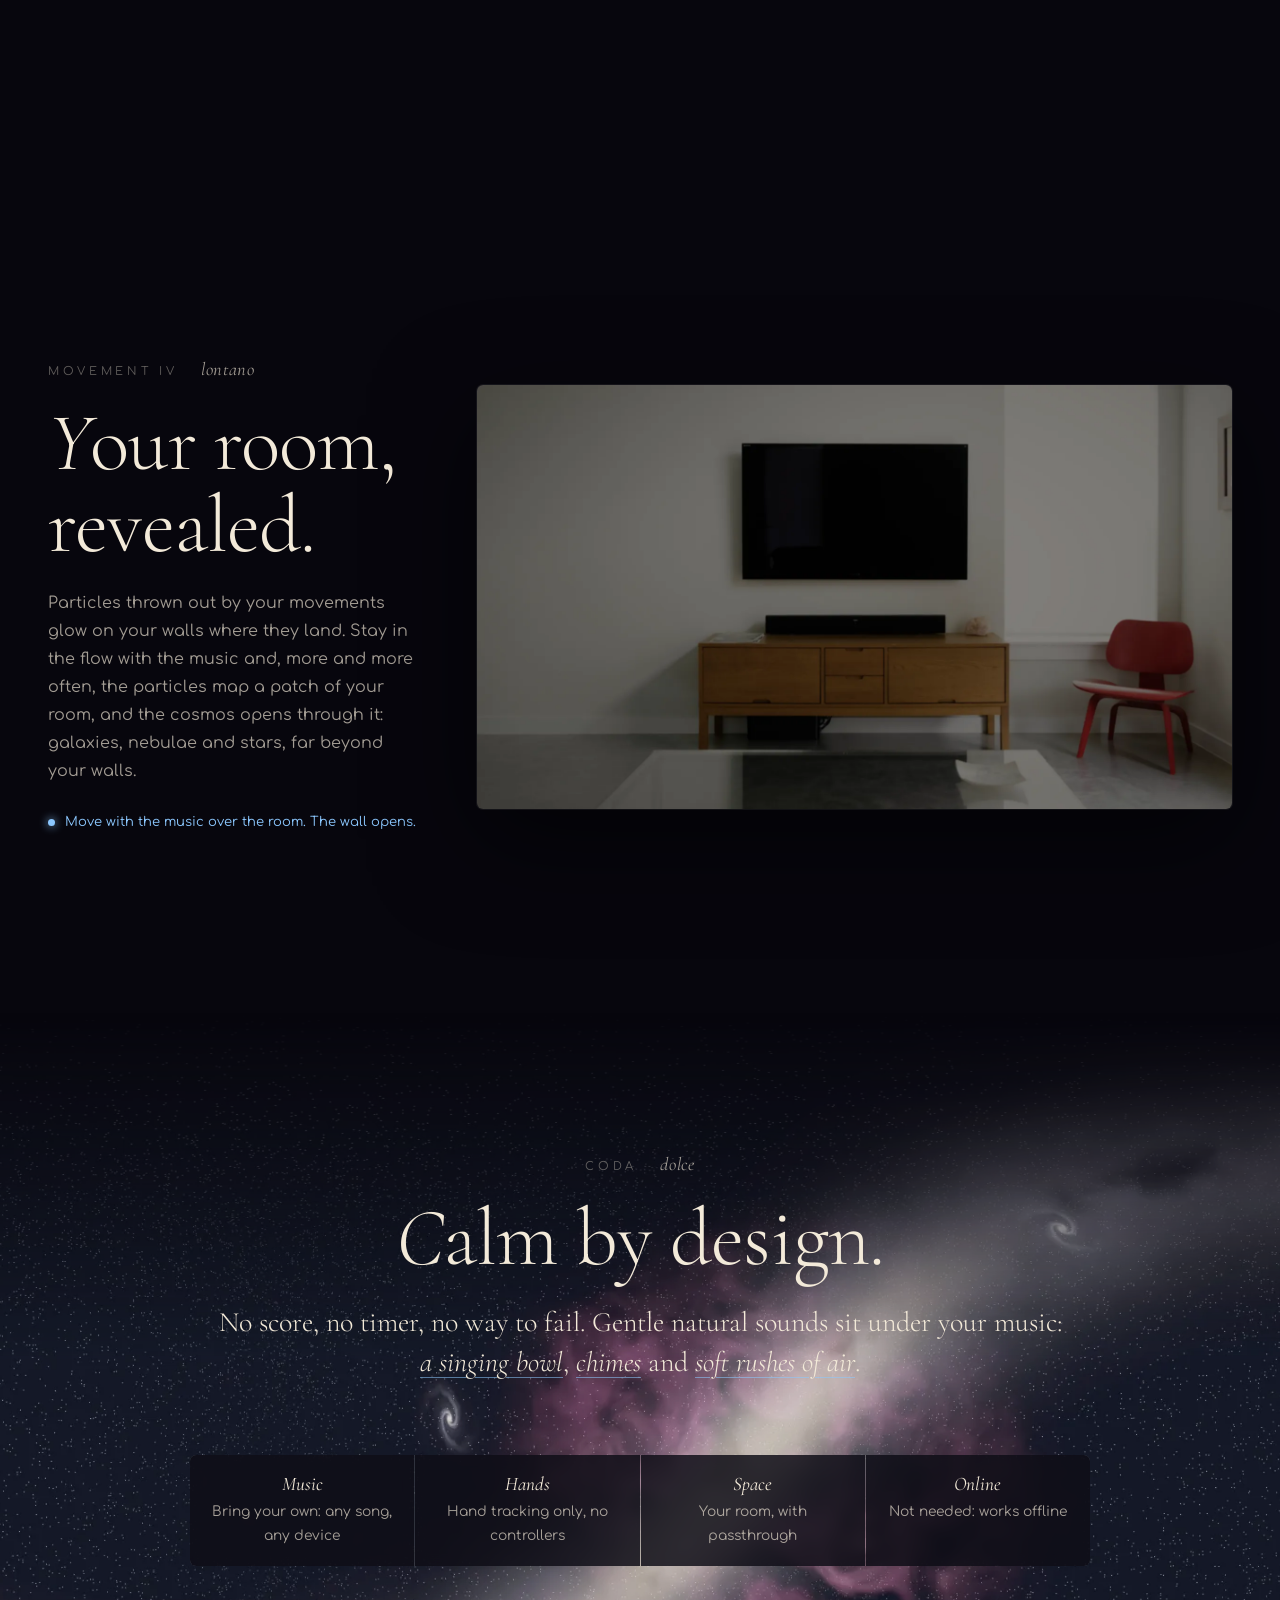
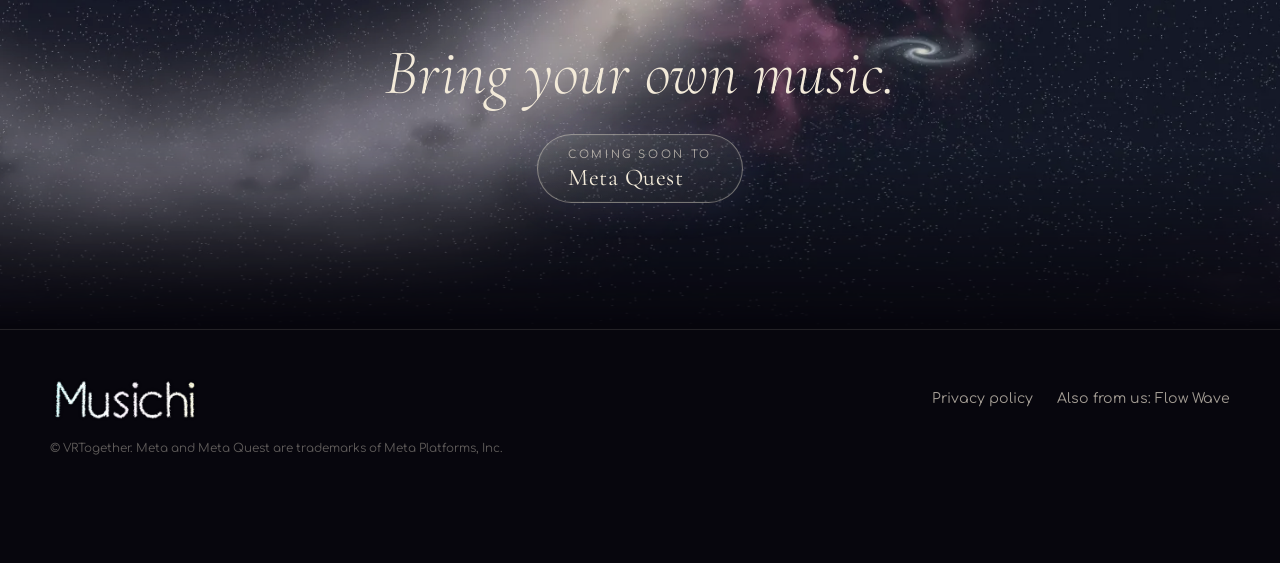
<file: musichi/index.html>
<!doctype html>
<html lang="en">
<head>
  <meta charset="utf-8">
  <meta name="viewport" content="width=device-width, initial-scale=1, viewport-fit=cover">
  <title>Musichi | Your music, made of light</title>
  <meta name="description" content="Musichi is a mixed reality experience for Meta Quest. Play any music in your room and it comes alive as light you can move with: lines to trace, arcs to swipe, orbs to push, and the cosmos opening through your walls.">
  <meta name="theme-color" content="#07060d">
  <meta name="color-scheme" content="dark">

  <!-- Social cards. og:image / og:url must be absolute: they assume ralphvr.com/musichi/ (README → Deploy). -->
  <meta property="og:type" content="website">
  <meta property="og:title" content="Musichi">
  <meta property="og:description" content="Play any music in your room and watch it come alive. A calm mixed reality experience for Meta Quest: hands only, bring your own music.">
  <meta property="og:url" content="https://ralphvr.com/musichi/">
  <meta property="og:image" content="https://ralphvr.com/musichi/assets/img/og.jpg">
  <meta property="og:image:width" content="1200">
  <meta property="og:image:height" content="630">
  <meta name="twitter:card" content="summary_large_image">

  <link rel="icon" type="image/png" sizes="32x32" href="assets/favicon-32.png">
  <link rel="apple-touch-icon" href="assets/apple-touch-icon.png">
  <link rel="preload" href="assets/fonts/Comfortaa-VariableFont_wght.ttf" as="font" type="font/ttf" crossorigin>
  <link rel="preload" href="assets/img/title.webp" as="image">
  <link rel="preconnect" href="https://fonts.googleapis.com">
  <link rel="preconnect" href="https://fonts.gstatic.com" crossorigin>
  <link rel="stylesheet" href="https://fonts.googleapis.com/css2?family=Cormorant+Garamond:ital,wght@0,300;0,400;1,300;1,400&amp;display=swap">
  <link rel="stylesheet" href="css/site.css">
  <script>document.documentElement.classList.add("js");</script>
  <script src="js/sound.js" defer></script>
  <script src="js/site.js" defer></script>

  <script type="application/ld+json">
  {
    "@context": "https://schema.org",
    "@type": "SoftwareApplication",
    "name": "Musichi",
    "description": "A mixed reality experience for Meta Quest that turns the music in your room into light you can move with.",
    "image": "https://ralphvr.com/musichi/assets/img/og.jpg",
    "url": "https://ralphvr.com/musichi/",
    "operatingSystem": "Meta Horizon OS",
    "applicationCategory": "MultimediaApplication",
    "applicationSubCategory": "Music"
  }
  </script>
</head>
<body>
  <a class="skip" href="#overture">Skip to content</a>

  <!-- ============================== PRELUDE ============================== -->
  <header class="prelude" id="top">
    <p class="mark mark--top">Prelude <i>adagio</i></p>

    <h1 class="title">
      <img class="title__img" src="assets/img/title.webp" alt="Musichi" width="1400" height="399">
    </h1>

    <!-- The orb under the title: in the app, a fist in it begins. Here a press does (the canvas draws it). -->
    <a class="begin" href="#overture" aria-label="Begin"><span class="begin__label" aria-hidden="true">press to begin</span></a>

    <p class="tagline">Your music, made of light.</p>
    <p class="prelude__lede">Play any song in your room. Musichi listens, and the room fills with light you can move with.</p>

    <div class="cta-row">
      <!-- STORE LINK: until the Meta Horizon Store page is live this is a label, not a link. When it is, replace this
           span (and the one in the coda) with:
           <a class="store-btn store-link" href="https://www.meta.com/experiences/musichi/1134025202507136/">…</a>
           keeping the inner spans (README → Before you publish). -->
      <span class="store-btn store-btn--soon">
        <span class="store-btn__small">Coming soon to</span>
        <span class="store-btn__big">Meta Quest</span>
      </span>
      <a class="ghost-btn" href="#film" data-play-trailer>
        <svg viewBox="0 0 24 24" aria-hidden="true"><path d="M8 5.5v13l11-6.5z" fill="currentColor"/></svg>
        Watch the trailer
      </a>
    </div>

    <p class="invite">
      This page is a small Musichi too. Play some music near you and
      <button class="inline-btn" type="button" data-listen>let it listen</button>,
      or <button class="inline-btn" type="button" data-song>play it a song</button>.
      <span class="invite__small">The sound stays in your browser: nothing is recorded or sent.</span>
    </p>

    <a class="scroll-cue" href="#overture" aria-label="Scroll down"><span></span></a>
  </header>

  <!-- ============================== OVERTURE ============================== -->
  <main>
    <section class="overture" id="overture">
      <div class="staff lit" aria-hidden="true"><i></i><i></i><i></i><i></i><i></i></div>
      <div class="wrap">
        <p class="mark">Overture <i>con moto</i></p>
        <p class="verse lit">Play a song from your phone, a speaker, anything that makes sound.</p>
        <p class="verse lit">Musichi listens through your headset&rsquo;s microphone and fills your room with dust that glows wherever the music&rsquo;s waves pass.</p>
        <p class="verse verse--em lit">Every beat washes through the room around you.</p>
      </div>

      <div class="film wrap" id="film">
        <div class="film__frame">
          <video id="trailer-video" controls playsinline preload="none" poster="assets/img/trailer-poster.webp" width="1280" height="720">
            <source src="assets/video/musichi-trailer.mp4" type="video/mp4">
          </video>
          <button class="play" type="button" aria-label="Play the trailer">
            <svg viewBox="0 0 24 24" aria-hidden="true"><path d="M9 6.5v11l9-5.5z" fill="currentColor"/></svg>
          </button>
        </div>
        <p class="film__caption">The trailer: 45 seconds of Musichi, from the app itself.</p>
      </div>

      <div class="frames" aria-label="Frames from Musichi">
        <ul class="frames__strip">
          <li><button type="button" data-full="assets/img/shot-2.webp"><img src="assets/img/shot-2-sm.webp" alt="A long line of light traced across a living room, the hand at its end full of glowing particles" width="800" height="450" loading="lazy"></button></li>
          <li><button type="button" data-full="assets/img/shot-3.webp"><img src="assets/img/shot-3-sm.webp" alt="Three arcs of light to swipe, each narrow where it starts and wide where it ends" width="800" height="450" loading="lazy"></button></li>
          <li><button type="button" data-full="assets/img/shot-4.webp"><img src="assets/img/shot-4-sm.webp" alt="Glowing orbs in white rings of light, one popping as the hand pushes another" width="800" height="450" loading="lazy"></button></li>
          <li><button type="button" data-full="assets/img/shot-5.webp"><img src="assets/img/shot-5-sm.webp" alt="The end of a line bursting into streaks of light in front of the television" width="800" height="450" loading="lazy"></button></li>
          <li><button type="button" data-full="assets/img/shot-1.webp"><img src="assets/img/shot-1-sm.webp" alt="A spiral galaxy open in the living room wall, dust glowing all around" width="800" height="450" loading="lazy"></button></li>
        </ul>
        <p class="frames__note">Frames from the app, over a stand-in room. In the headset it&rsquo;s your own room, through passthrough.</p>
      </div>
    </section>

    <!-- ============================== I. TRACE ============================== -->
    <section class="movement" id="trace">
      <div class="movement__text">
        <p class="mark">Movement I <i>legato</i></p>
        <h2 class="lit">Trace the light.</h2>
        <p>One movement at a time appears in front of you. Lines of energy coil around you: follow one with your hand from its start to its end, and your hand gathers more and more particles as it goes. At the end, everything bursts.</p>
        <p class="hint"><span class="hint__dot" aria-hidden="true"></span><span data-hint-fine="Put your cursor in the ring, then follow the line." data-hint-touch="Touch the ring, then follow the line with your finger.">Follow the line.</span></p>
      </div>
      <div class="stage" data-stage="line">
        <img class="stage__still" src="assets/img/shot-2-sm.webp" alt="" width="800" height="450" loading="lazy">
      </div>
    </section>

    <!-- ============================== II. SWIPE ============================== -->
    <section class="movement movement--flip" id="swipe">
      <div class="movement__text">
        <p class="mark">Movement II <i>allegretto</i></p>
        <h2 class="lit">Swipe the arcs.</h2>
        <p>One to three at once, each in a single smooth movement: narrow where it starts, wide where it ends. Each one rings as it goes.</p>
        <p class="hint"><span class="hint__dot" aria-hidden="true"></span><span data-hint-fine="Sweep across each arc from its narrow end." data-hint-touch="Swipe each arc from its narrow end.">Swipe each arc.</span></p>
      </div>
      <div class="stage" data-stage="arcs">
        <img class="stage__still" src="assets/img/shot-3-sm.webp" alt="" width="800" height="450" loading="lazy">
      </div>
    </section>

    <!-- ============================== III. PUSH ============================== -->
    <section class="movement" id="push">
      <div class="movement__text">
        <p class="mark">Movement III <i>staccato</i></p>
        <h2 class="lit">Push the orbs.</h2>
        <p>Glowing orbs in rings of light. Push one away with an open hand and it pops, with a rush of air. Your hands pulse with the beat, and so do the lines of light.</p>
        <p class="hint"><span class="hint__dot" aria-hidden="true"></span><span data-hint-fine="Flick through an orb, or click it." data-hint-touch="Tap an orb.">Push an orb.</span></p>
      </div>
      <div class="stage" data-stage="orbs">
        <img class="stage__still" src="assets/img/shot-4-sm.webp" alt="" width="800" height="450" loading="lazy">
      </div>
    </section>

    <!-- ============================== INTERLUDE ============================== -->
    <section class="interlude" id="tacet">
      <div class="staff lit" aria-hidden="true"><i></i><i></i><i></i><i></i><i></i></div>
      <div class="wrap">
        <p class="mark">Interlude <i>tacet</i></p>
        <p class="verse lit">Then, for a while, nothing to do.</p>
        <p class="verse verse--quiet">Just the music, and the light.</p>
      </div>
    </section>

    <!-- ============================== IV. THE COSMOS ============================== -->
    <section class="movement movement--wide" id="cosmos">
      <div class="movement__text">
        <p class="mark">Movement IV <i>lontano</i></p>
        <h2 class="lit">Your room, revealed.</h2>
        <p>Particles thrown out by your movements glow on your walls where they land. Stay in the flow with the music and, more and more often, the particles map a patch of your room, and the cosmos opens through it: galaxies, nebulae and stars, far beyond your walls.</p>
        <p class="hint"><span class="hint__dot" aria-hidden="true"></span><span data-hint-fine="Move with the music over the room. The wall opens." data-hint-touch="Touch the room and move with the music. The wall opens.">The wall opens.</span></p>
      </div>
      <div class="stage stage--room" data-stage="cosmos">
        <img class="stage__room" src="assets/img/room.webp" alt="A living room in the evening, a television on the wall above a low cabinet, a red chair in the corner" width="1600" height="900" loading="lazy">
        <img class="stage__still" src="assets/img/shot-1-sm.webp" alt="" width="800" height="450" loading="lazy">
      </div>
    </section>

    <!-- ============================== CODA ============================== -->
    <section class="coda" id="get">
      <div class="coda__sky" aria-hidden="true"></div>
      <div class="wrap coda__inner">
        <p class="mark">Coda <i>dolce</i></p>
        <h2 class="lit">Calm by design.</h2>
        <p class="lede">No score, no timer, no way to fail. Gentle natural sounds sit under your music:
          <button class="sound-word" type="button" data-sound="bowl">a singing bowl</button>,
          <button class="sound-word" type="button" data-sound="chimes">chimes</button> and
          <button class="sound-word" type="button" data-sound="air">soft rushes of air</button>.</p>

        <ul class="specs" aria-label="Details">
          <li><b>Music</b>Bring your own: any song, any device</li>
          <li><b>Hands</b>Hand tracking only, no controllers</li>
          <li><b>Space</b>Your room, with passthrough</li>
          <li><b>Online</b>Not needed: works offline</li>
        </ul>

        <p class="coda__call lit">Bring your own music.</p>
        <span class="store-btn store-btn--soon">
          <span class="store-btn__small">Coming soon to</span>
          <span class="store-btn__big">Meta Quest</span>
        </span>
      </div>
    </section>
  </main>

  <footer class="footer">
    <div class="wrap footer__inner">
      <a class="footer__logo" href="#top"><img src="assets/img/title.webp" alt="Musichi" width="1400" height="399" loading="lazy"></a>
      <nav class="footer__nav" aria-label="Footer">
        <a href="privacy-policy/">Privacy policy</a>
        <a href="../flowwave/">Also from us: Flow Wave</a>
      </nav>
      <p class="footer__legal">&copy; VRTogether. Meta and Meta Quest are trademarks of Meta Platforms, Inc.</p>
    </div>
  </footer>

  <!-- The page's ear: shown by the script when the browser can make sound. -->
  <div class="ear" role="group" aria-label="Music for this page" hidden>
    <button class="ear__btn" type="button" data-listen aria-pressed="false">
      <svg viewBox="0 0 24 24" aria-hidden="true"><path d="M12 3.5a3 3 0 0 1 3 3v5a3 3 0 0 1-6 0v-5a3 3 0 0 1 3-3zM6.5 11a5.5 5.5 0 0 0 11 0M12 16.5v4" fill="none" stroke="currentColor" stroke-width="1.6" stroke-linecap="round"/></svg>
      <span class="ear__label">Listen</span>
    </button>
    <button class="ear__btn" type="button" data-song aria-pressed="false">
      <svg viewBox="0 0 24 24" aria-hidden="true"><path d="M9 17.5V6l10-2v11.5" fill="none" stroke="currentColor" stroke-width="1.6" stroke-linejoin="round"/><circle cx="6.8" cy="17.5" r="2.3" fill="currentColor"/><circle cx="16.8" cy="15.5" r="2.3" fill="currentColor"/></svg>
      <span class="ear__label">Play a song</span>
    </button>
    <button class="ear__btn ear__btn--icon" type="button" data-sfx aria-pressed="false" aria-label="Sound effects">
      <svg class="ear__sfx-off" viewBox="0 0 24 24" aria-hidden="true"><path d="M4 9.5h3.5L12 5.5v13l-4.5-4H4z" fill="currentColor"/><path d="M16 9.5l5 5M21 9.5l-5 5" stroke="currentColor" stroke-width="1.6" stroke-linecap="round"/></svg>
      <svg class="ear__sfx-on" viewBox="0 0 24 24" aria-hidden="true"><path d="M4 9.5h3.5L12 5.5v13l-4.5-4H4z" fill="currentColor"/><path d="M15.5 9a4 4 0 0 1 0 6M18 6.5a7.5 7.5 0 0 1 0 11" fill="none" stroke="currentColor" stroke-width="1.6" stroke-linecap="round"/></svg>
    </button>
    <span class="ear__meter" aria-hidden="true"><i></i><i></i><i></i><i></i><i></i></span>
    <span class="ear__status" role="status" aria-live="polite"></span>
  </div>

  <dialog class="lightbox" aria-label="Frame from Musichi">
    <img alt="">
    <button class="lightbox__nav lightbox__prev" type="button" aria-label="Previous frame">&lsaquo;</button>
    <button class="lightbox__nav lightbox__next" type="button" aria-label="Next frame">&rsaquo;</button>
    <button class="lightbox__close" type="button" aria-label="Close">&times;</button>
  </dialog>
</body>
</html>
</file>
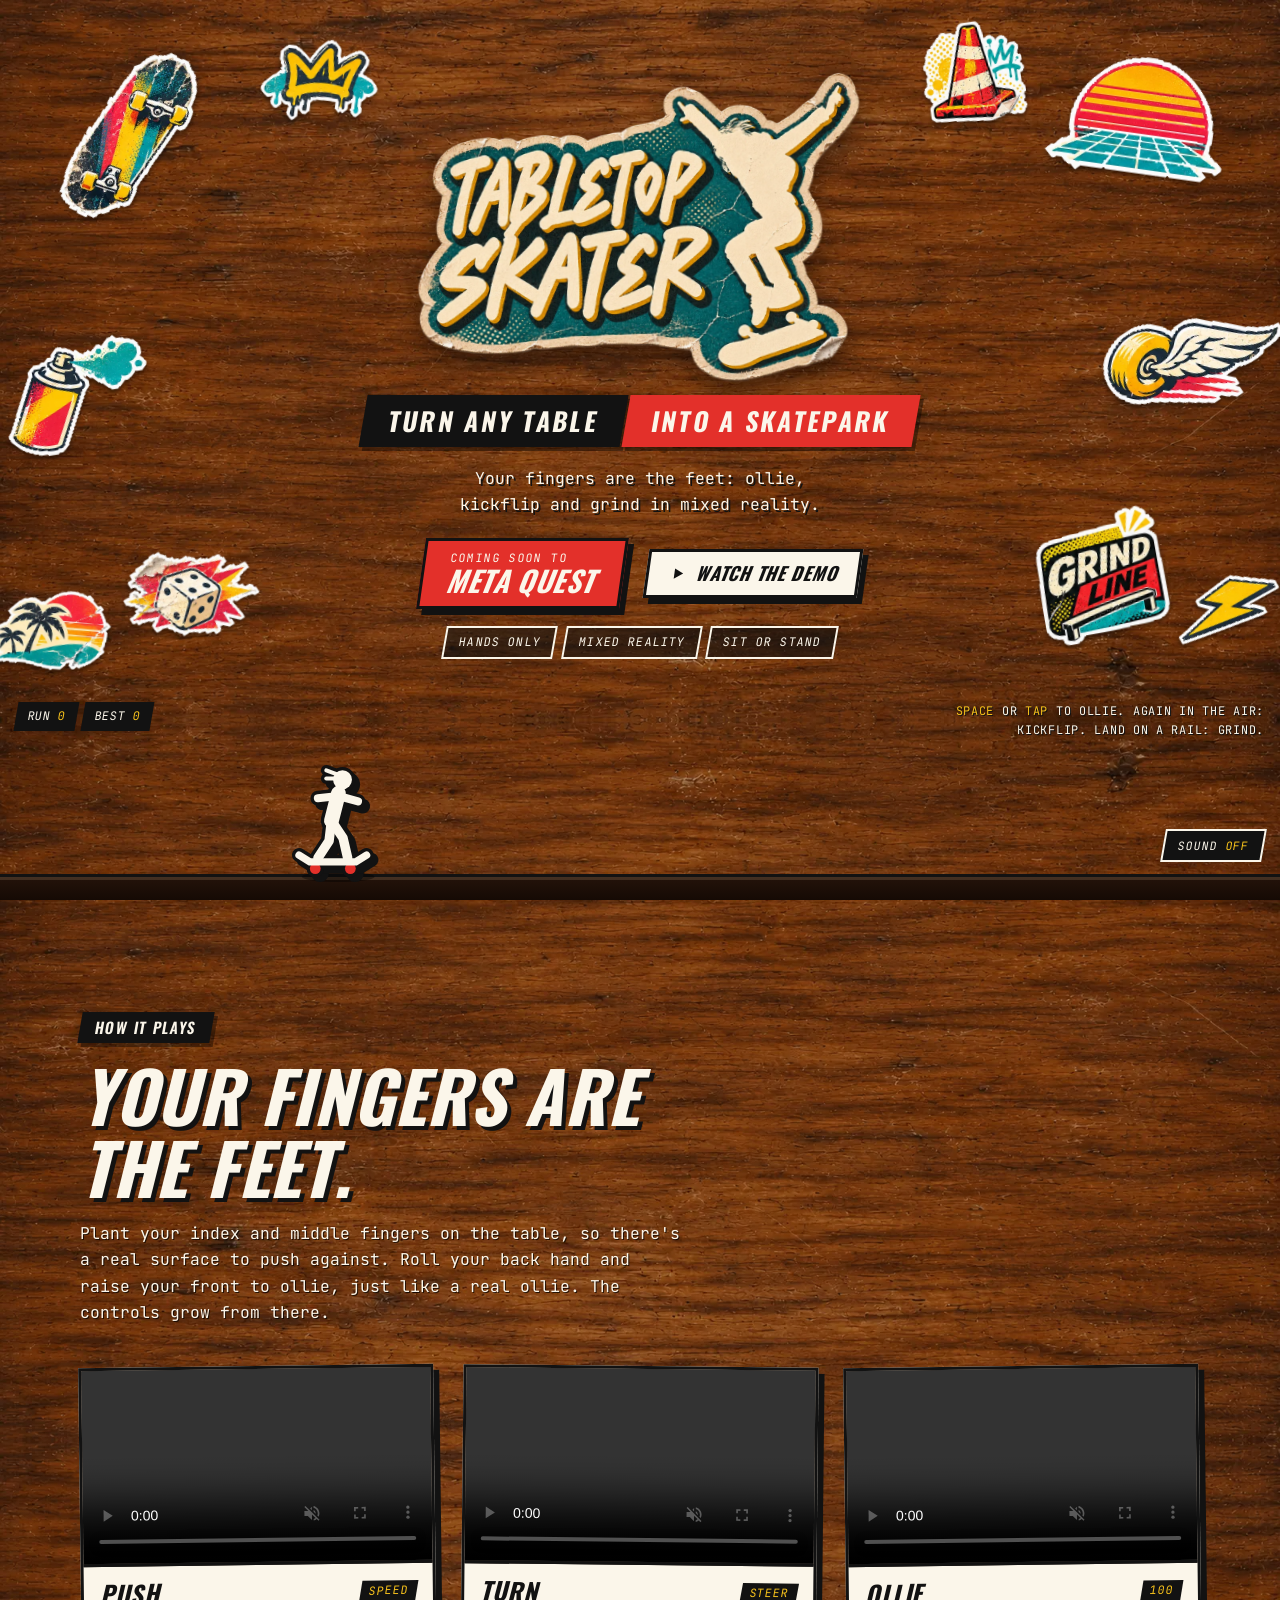
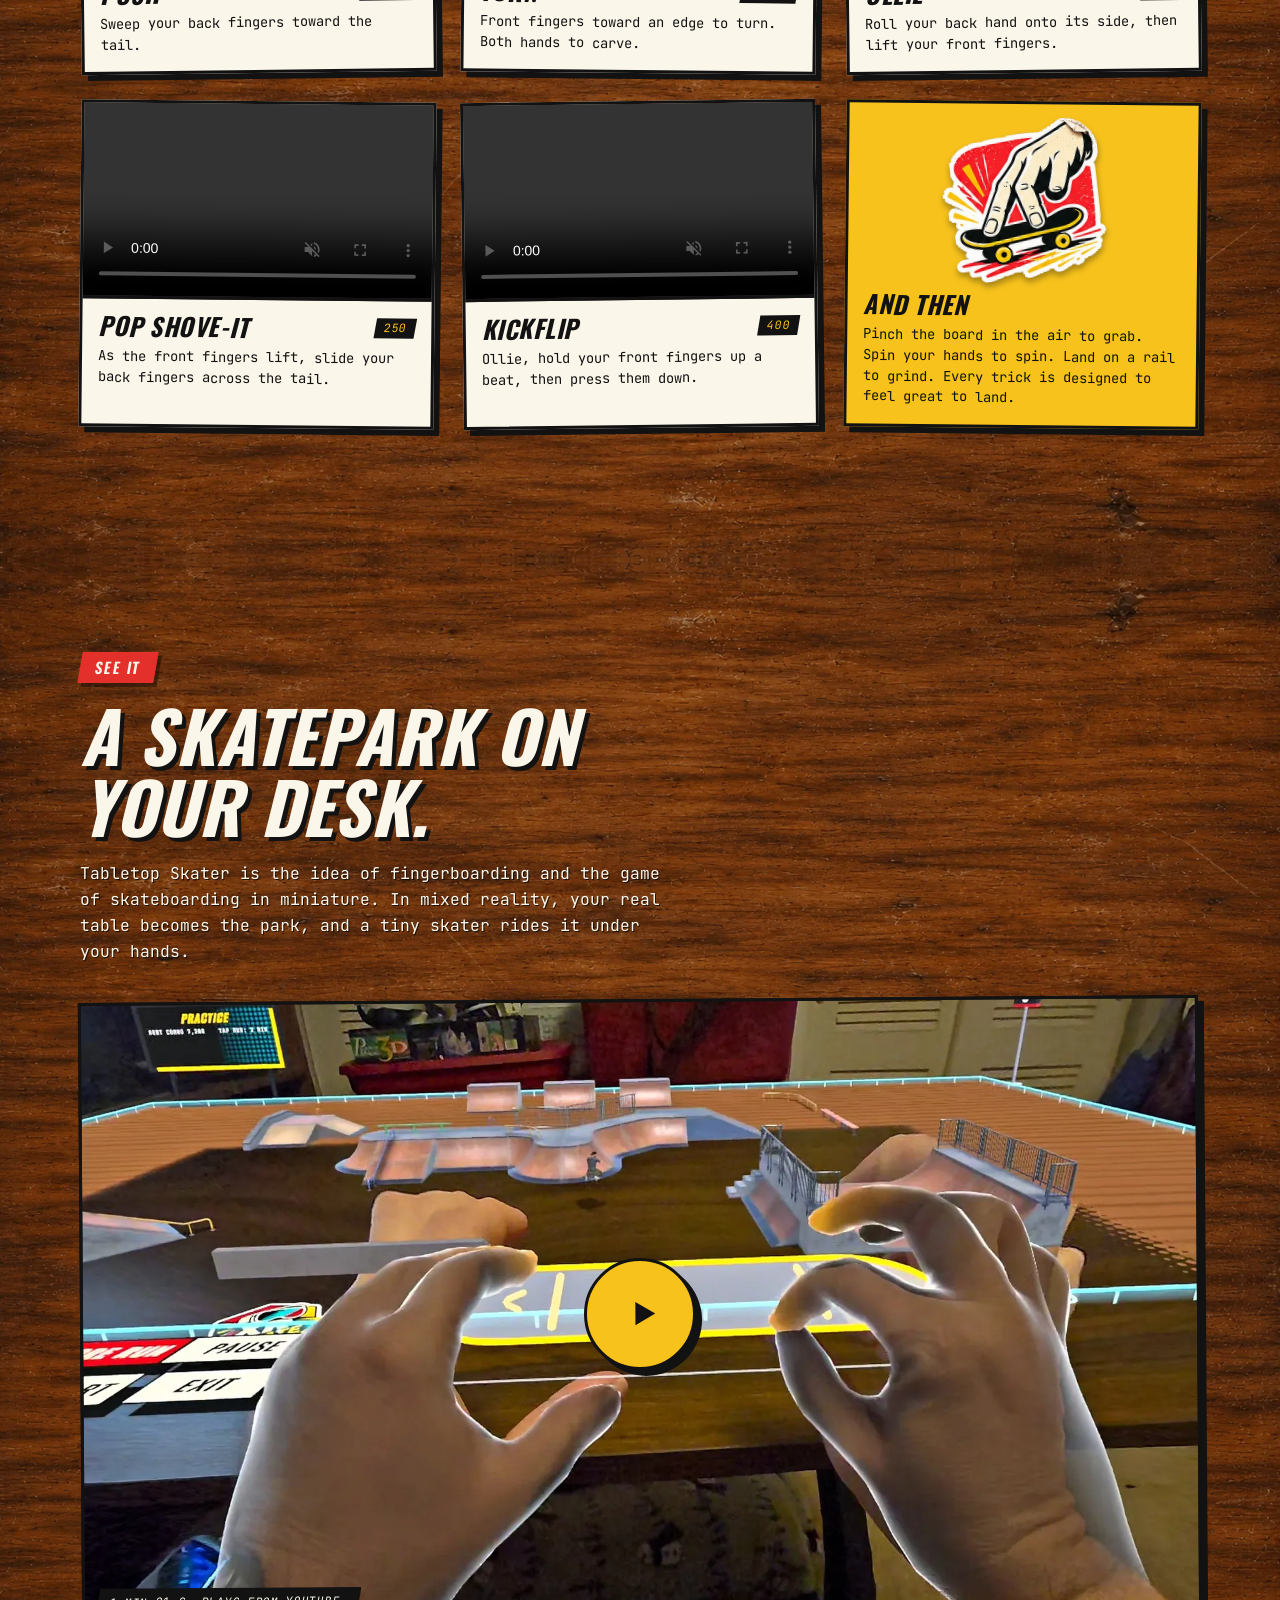
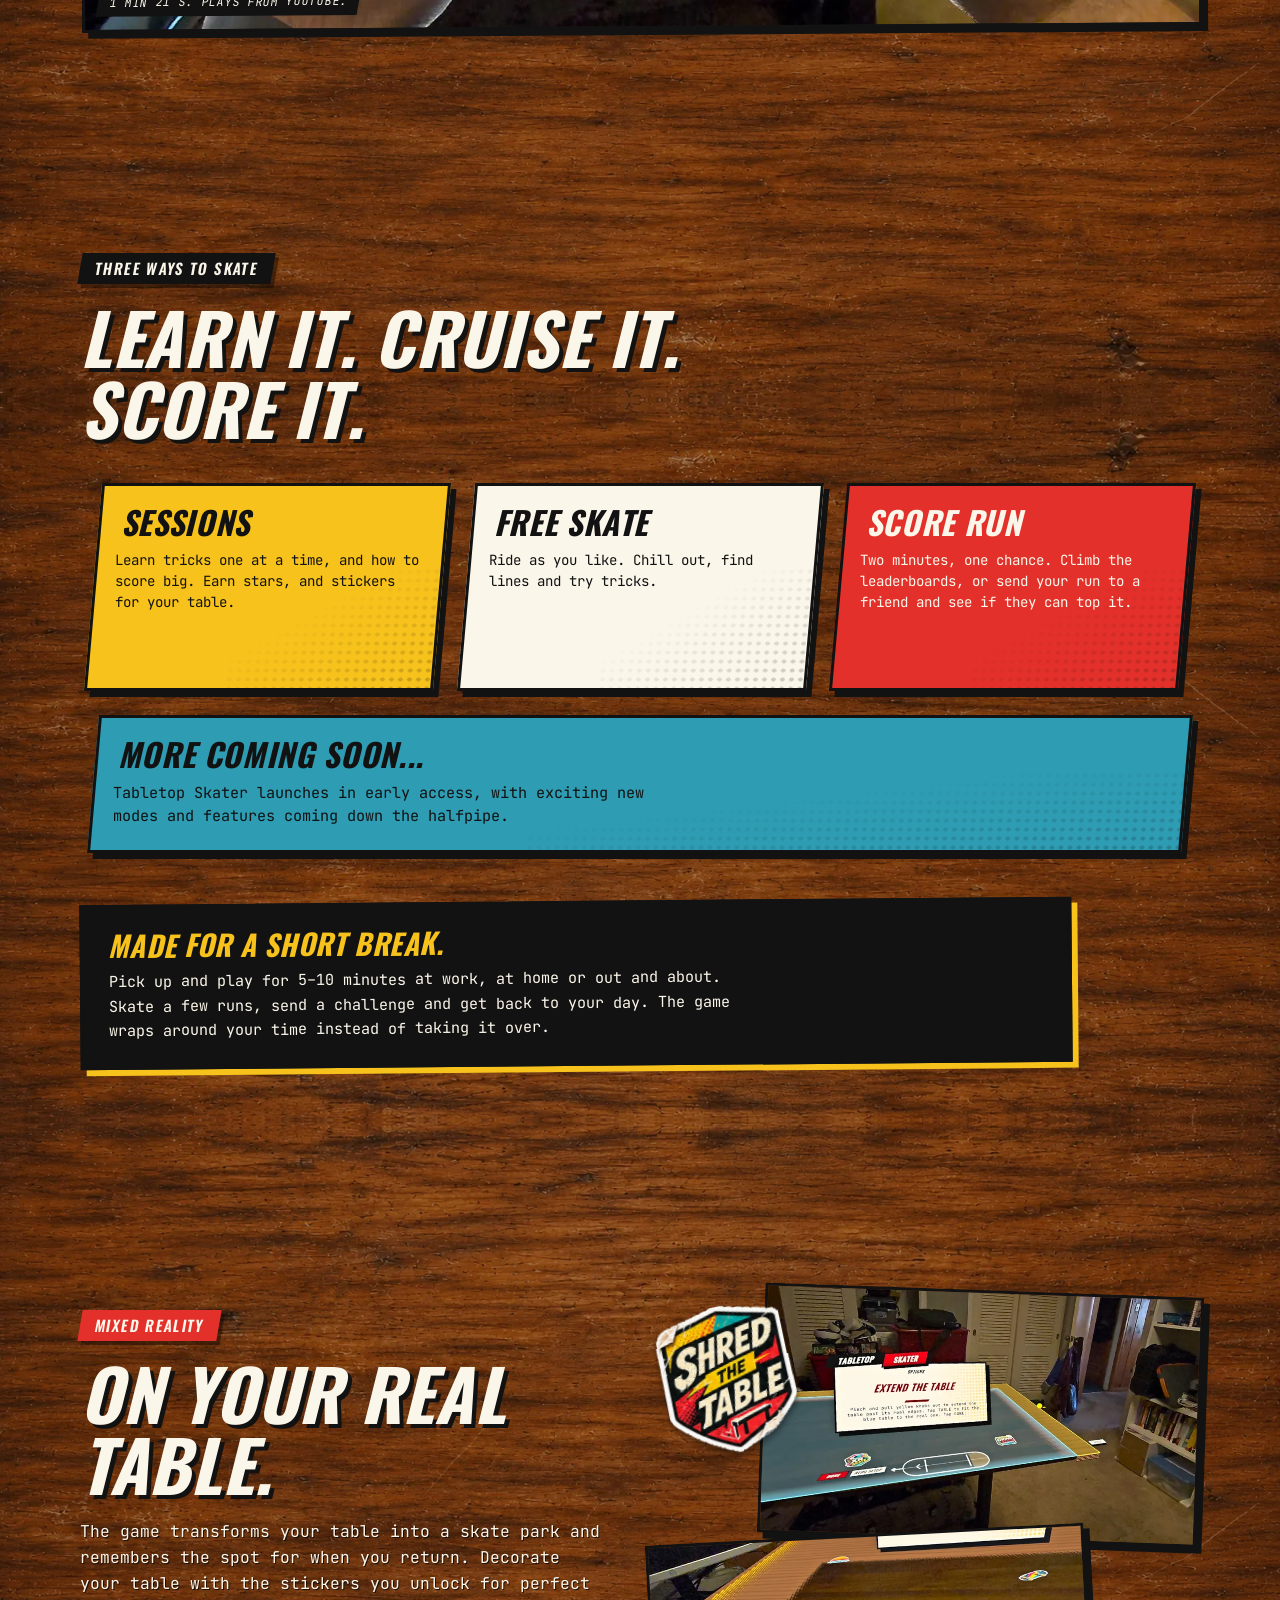
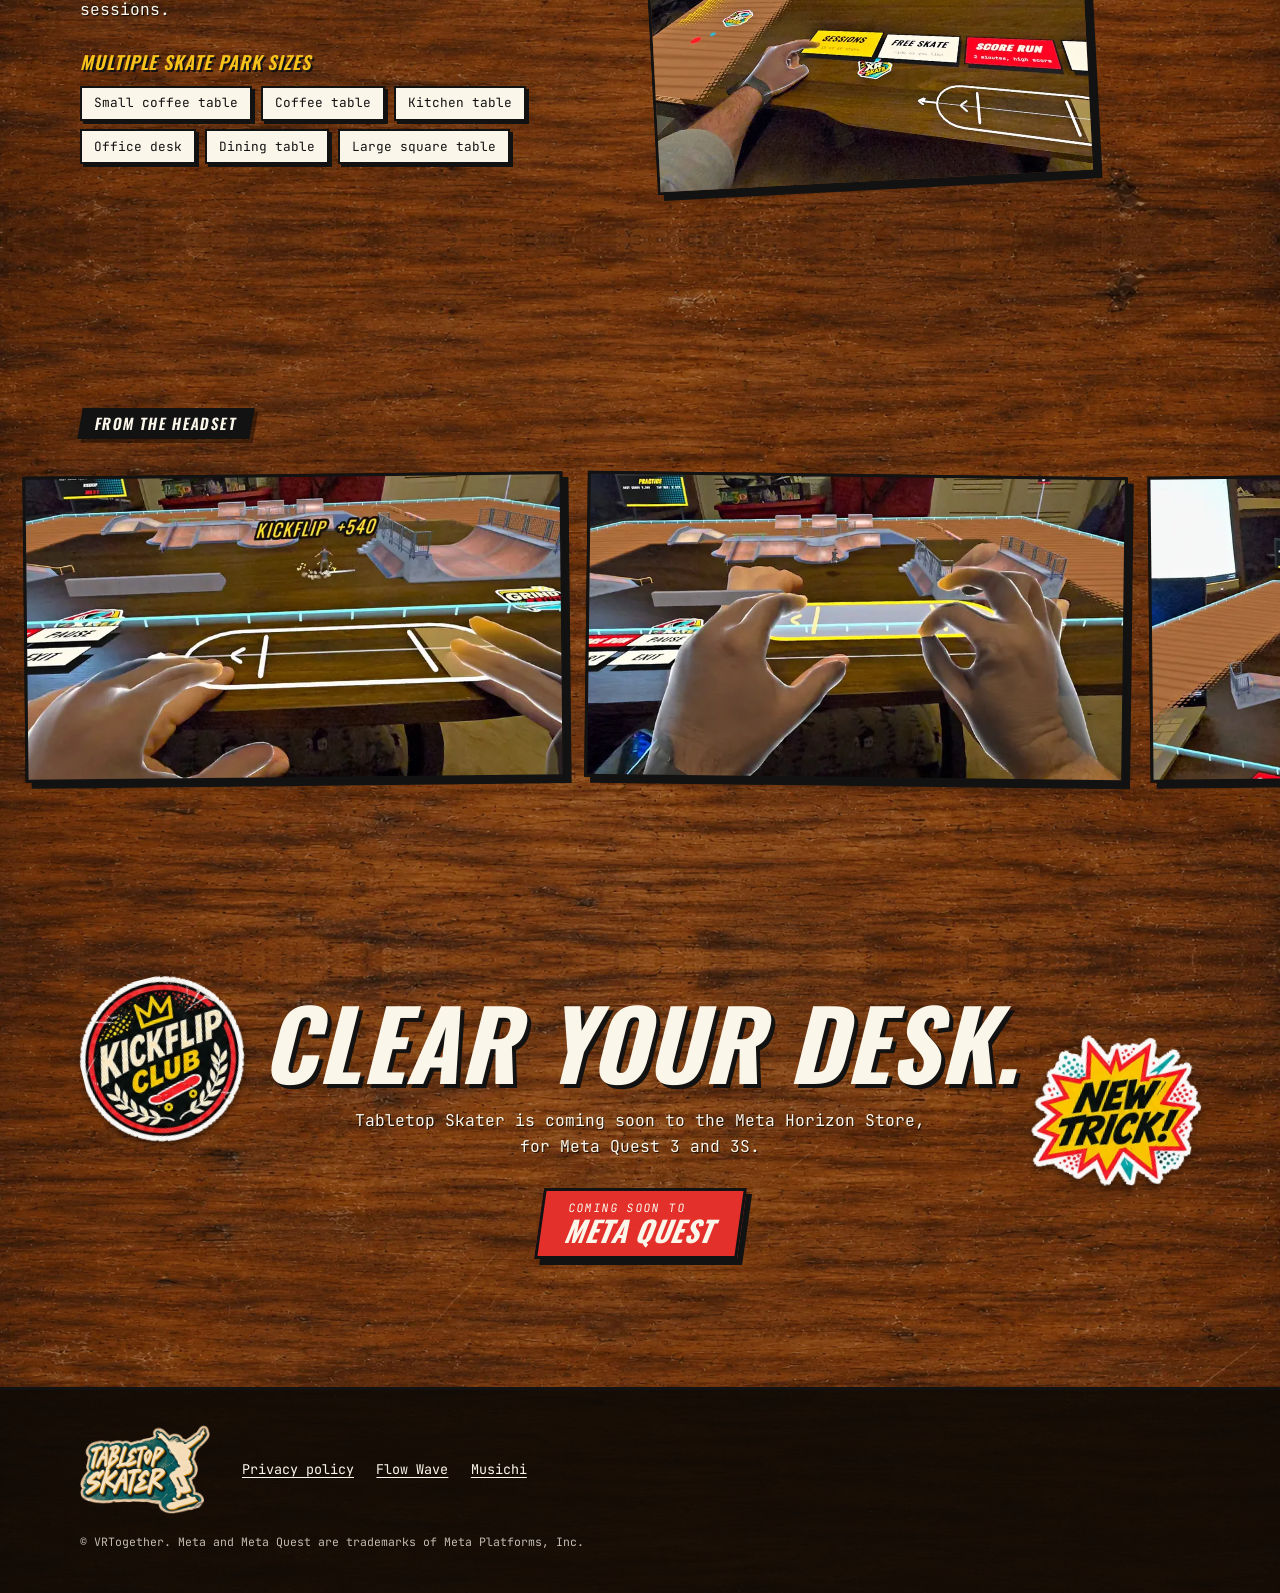
<file: tabletopskater/index.html>
<!doctype html>
<html lang="en">
<head>
  <meta charset="utf-8">
  <meta name="viewport" content="width=device-width, initial-scale=1, viewport-fit=cover">
  <title>Tabletop Skater | Turn any table into a skatepark</title>
  <meta name="description" content="Tabletop Skater is a hands-only mixed reality skateboarding game for Meta Quest. Your fingers are the feet: ollie, kickflip and grind a tiny skater through a park on your real table.">
  <meta name="theme-color" content="#3A2212">
  <meta name="color-scheme" content="dark">

  <!-- Social cards. og:image / og:url must be absolute: they assume ralphvr.com/tabletopskater/ (README, Deploy). -->
  <meta property="og:type" content="website">
  <meta property="og:title" content="Tabletop Skater">
  <meta property="og:description" content="Turn any table into a skatepark. Your fingers are the feet: ollie, kickflip and grind in mixed reality.">
  <meta property="og:url" content="https://ralphvr.com/tabletopskater/">
  <meta property="og:image" content="https://ralphvr.com/tabletopskater/assets/img/og.jpg">
  <meta property="og:image:width" content="1200">
  <meta property="og:image:height" content="630">
  <meta name="twitter:card" content="summary_large_image">

  <link rel="icon" type="image/png" sizes="32x32" href="assets/favicon-32.png">
  <link rel="apple-touch-icon" href="assets/apple-touch-icon.png">
  <link rel="preload" href="assets/fonts/Oswald.ttf" as="font" type="font/ttf" crossorigin>
  <link rel="preload" href="assets/img/wood.webp" as="image" type="image/webp">
  <link rel="stylesheet" href="css/site.css">
  <script>document.documentElement.classList.add("js");</script>
  <script src="js/site.js" defer></script>
  <script src="js/rink.js" defer></script>

  <script type="application/ld+json">
  {
    "@context": "https://schema.org",
    "@type": "VideoGame",
    "name": "Tabletop Skater",
    "description": "A hands-only mixed reality skateboarding game for Meta Quest. Your fingers are the feet: ollie, kickflip and grind a tiny skater through a park on your real table.",
    "image": "https://ralphvr.com/tabletopskater/assets/img/og.jpg",
    "url": "https://ralphvr.com/tabletopskater/",
    "gamePlatform": "Meta Quest",
    "genre": ["Sports", "Arcade", "Skateboarding"],
    "playMode": "SinglePlayer"
  }
  </script>
</head>
<body>
  <a class="skip" href="#how">Skip to content</a>

  <!-- ============================== HERO ============================== -->
  <header class="hero" id="top">
    <!-- Stickers on the table: site.js lays these out, slaps more down as tricks land, and one wherever the wood is tapped. -->
    <div class="hero__stickers" aria-hidden="true"></div>

    <div class="hero__content">
      <h1 class="hero__title"><img src="assets/img/title.webp" alt="Tabletop Skater" width="1200" height="820" fetchpriority="high"></h1>
      <p class="hero__tags"><span class="tag">Turn any table</span><span class="tag tag--red">into a skatepark</span></p>
      <p class="hero__sub">Your fingers are the feet: ollie, kickflip and grind in mixed reality.</p>
      <div class="cta-row">
        <!-- STORE LINK: until the store page is live this is not a link (README, Before you publish). -->
        <span class="store-btn store-btn--soon">
          <span class="store-btn__small">Coming soon to</span>
          <span class="store-btn__big">Meta Quest</span>
        </span>
        <a class="ghost-btn" href="#watch" data-play-video>
          <svg viewBox="0 0 24 24" aria-hidden="true"><path d="M8 5.5v13l11-6.5z" fill="currentColor"/></svg>
          Watch the demo
        </a>
      </div>
      <ul class="chips" aria-label="At a glance">
        <li>Hands only</li>
        <li>Mixed reality</li>
        <li>Sit or stand</li>
      </ul>
    </div>

    <!-- The table's edge: a tiny skater to play with (site.js). Without scripts it's a plain edge. -->
    <div class="rink">
      <p class="rink__score" aria-live="off"><span class="rink__run">Run <b data-run>0</b></span><span class="rink__best">Best <b data-best>0</b></span></p>
      <p class="rink__hint"><span class="keys-only"><b>Space</b> or </span><b>tap</b> to ollie. Again in the air: kickflip. Land on a rail: grind.</p>
      <button class="sound" type="button" aria-pressed="false" hidden>Sound <b>off</b></button>
      <canvas class="rink__canvas" role="img" aria-label="A tiny skater rides along the edge of the table, jumping cones and grinding rails"></canvas>
    </div>
  </header>

  <main>
    <!-- ============================== HOW IT PLAYS ============================== -->
    <section class="section how" id="how">
      <div class="wrap">
        <p class="eyebrow reveal"><span class="tag">How it plays</span></p>
        <h2 class="reveal">Your fingers are the feet.</h2>
        <p class="lede reveal">Plant your index and middle fingers on the table, so there's a real surface to push against. Roll your back hand and raise your front to ollie, just like a real ollie. The controls grow from there.</p>

        <ol class="moves">
          <li class="move card reveal">
            <video class="move__clip" muted loop playsinline preload="none" controls width="640" height="360" aria-label="Two hands on a table: the back fingers sweep toward the board's tail to push">
              <source src="assets/video/move-push.mp4" type="video/mp4">
            </video>
            <div class="move__text">
              <h3>Push <span class="pts">speed</span></h3>
              <p>Sweep your back fingers toward the tail.</p>
            </div>
          </li>
          <li class="move card reveal">
            <video class="move__clip" muted loop playsinline preload="none" controls width="640" height="360" aria-label="The front fingers slide toward the board's edge to turn">
              <source src="assets/video/move-turn.mp4" type="video/mp4">
            </video>
            <div class="move__text">
              <h3>Turn <span class="pts">steer</span></h3>
              <p>Front fingers toward an edge to turn. Both hands to carve.</p>
            </div>
          </li>
          <li class="move card reveal">
            <video class="move__clip" muted loop playsinline preload="none" controls width="640" height="360" aria-label="The back hand rolls onto its side and the front fingers lift: an ollie">
              <source src="assets/video/move-ollie.mp4" type="video/mp4">
            </video>
            <div class="move__text">
              <h3>Ollie <span class="pts">100</span></h3>
              <p>Roll your back hand onto its side, then lift your front fingers.</p>
            </div>
          </li>
          <li class="move card reveal">
            <video class="move__clip" muted loop playsinline preload="none" controls width="640" height="360" aria-label="As the front fingers lift, the back fingers slide across the tail: a pop shove-it">
              <source src="assets/video/move-shove-it.mp4" type="video/mp4">
            </video>
            <div class="move__text">
              <h3>Pop shove-it <span class="pts">250</span></h3>
              <p>As the front fingers lift, slide your back fingers across the tail.</p>
            </div>
          </li>
          <li class="move card reveal">
            <video class="move__clip" muted loop playsinline preload="none" controls width="640" height="360" aria-label="After the ollie the front fingers press down on the near side: a kickflip">
              <source src="assets/video/move-kickflip.mp4" type="video/mp4">
            </video>
            <div class="move__text">
              <h3>Kickflip <span class="pts">400</span></h3>
              <p>Ollie, hold your front fingers up a beat, then press them down.</p>
            </div>
          </li>
          <li class="move move--more card card--yellow reveal">
            <img class="move__sticker" src="assets/img/st-fingers.webp" alt="" width="300" height="293" loading="lazy">
            <div class="move__text">
              <h3>And then</h3>
              <p>Pinch the board in the air to grab. Spin your hands to spin. Land on a rail to grind. Every trick is designed to feel great to land.</p>
            </div>
          </li>
        </ol>
      </div>
    </section>

    <!-- ============================== WATCH ============================== -->
    <section class="section watch" id="watch">
      <div class="wrap">
        <p class="eyebrow reveal"><span class="tag tag--red">See it</span></p>
        <h2 class="reveal">A skatepark on your desk.</h2>
        <p class="lede reveal">Tabletop Skater is the idea of fingerboarding and the game of skateboarding in miniature. In mixed reality, your real table becomes the park, and a tiny skater rides it under your hands.</p>

        <!-- The demo video is on YouTube. Nothing loads from YouTube until Play is pressed (site.js swaps in the player).
             To host a trailer file here instead: README, The video. -->
        <div class="video card reveal" data-youtube="omjRyGcjM-M">
          <img class="video__poster" src="assets/img/poster.webp" alt="Two hands pinch a small glowing skateboard above a table with a skatepark on it" width="1600" height="900" loading="lazy">
          <button class="play" type="button" aria-label="Play the demo video (loads from YouTube)">
            <svg viewBox="0 0 24 24" aria-hidden="true"><path d="M8 5.5v13l11-6.5z" fill="currentColor"/></svg>
          </button>
          <p class="video__note">1 min 21 s. Plays from YouTube.</p>
        </div>
        <noscript><p class="lede"><a href="https://www.youtube.com/watch?v=omjRyGcjM-M">Watch the demo on YouTube</a></p></noscript>
      </div>
    </section>

    <!-- ============================== MODES ============================== -->
    <section class="section modes" id="modes">
      <div class="wrap">
        <p class="eyebrow reveal"><span class="tag">Three ways to skate</span></p>
        <h2 class="reveal">Learn it. Cruise it. Score it.</h2>

        <ul class="menu">
            <li class="menu__card menu__card--yellow reveal">
              <h3>Sessions</h3>
              <p>Learn tricks one at a time, and how to score big. Earn stars, and stickers for your table.</p>
            </li>
            <li class="menu__card reveal">
              <h3>Free Skate</h3>
              <p>Ride as you like. Chill out, find lines and try tricks.</p>
            </li>
            <li class="menu__card menu__card--red reveal">
              <h3>Score Run</h3>
              <p>Two minutes, one chance. Climb the leaderboards, or send your run to a friend and see if they can top it.</p>
            </li>
            <li class="menu__card menu__card--more reveal">
              <h3>More coming soon...</h3>
              <p>Tabletop Skater launches in early access, with exciting new modes and features coming down the halfpipe.</p>
            </li>
        </ul>

        <div class="break card card--ink reveal">
          <h3>Made for a short break.</h3>
          <p>Pick up and play for 5–10 minutes at work, at home or out and about. Skate a few runs, send a challenge and get back to your day. The game wraps around your time instead of taking it over.</p>
        </div>
      </div>
    </section>

    <!-- ============================== YOUR TABLE ============================== -->
    <section class="section table" id="table">
      <div class="wrap table__row">
        <div class="table__text">
          <p class="eyebrow reveal"><span class="tag tag--red">Mixed reality</span></p>
          <h2 class="reveal">On your real table.</h2>
          <p class="lede reveal">The game transforms your table into a skate park and remembers the spot for when you return. Decorate your table with the stickers you unlock for perfect sessions.</p>
          <p class="table__sizes-title reveal">Multiple skate park sizes</p>
          <ul class="sizes reveal" aria-label="Tables with a park">
            <li>Small coffee table</li>
            <li>Coffee table</li>
            <li>Kitchen table</li>
            <li>Office desk</li>
            <li>Dining table</li>
            <li>Large square table</li>
          </ul>
        </div>
        <div class="table__pics">
          <img class="pic pic--a card reveal" src="assets/img/shot-5-sm.webp" alt="Set-up: the table found, shown in blue, with a yellow extension past its real edge" width="800" height="450" loading="lazy">
          <img class="pic pic--b card reveal" src="assets/img/shot-4-sm.webp" alt="A fingertip taps SESSIONS on the menu lying on the table" width="800" height="450" loading="lazy">
          <img class="table__sticker" src="assets/img/st-shred.webp" alt="" width="272" height="307" loading="lazy">
        </div>
      </div>
    </section>

    <!-- ============================== SCREENSHOTS ============================== -->
    <section class="section shots" id="screenshots" aria-label="Screenshots">
      <div class="wrap">
        <p class="eyebrow reveal"><span class="tag">From the headset</span></p>
      </div>
      <ul class="shots__strip">
        <li><button type="button" data-full="assets/img/shot-1.webp"><img src="assets/img/shot-1-sm.webp" alt="A kickflip landed for 540 points, both hands resting on the board's outline at the table's edge" width="800" height="450" loading="lazy"></button></li>
        <li><button type="button" data-full="assets/img/shot-2.webp"><img src="assets/img/shot-2-sm.webp" alt="Both hands pinch the board as it flies above the table: a grab" width="800" height="450" loading="lazy"></button></li>
        <li><button type="button" data-full="assets/img/shot-3.webp"><img src="assets/img/shot-3-sm.webp" alt="The whole park on a desk, a frontside pop shove-it melon called out for 600 points" width="800" height="450" loading="lazy"></button></li>
        <li><button type="button" data-full="assets/img/shot-4.webp"><img src="assets/img/shot-4-sm.webp" alt="A fingertip taps SESSIONS on the menu lying on the table" width="800" height="450" loading="lazy"></button></li>
      </ul>
    </section>

    <!-- ============================== FINAL CTA ============================== -->
    <section class="section finale" id="get">
      <div class="wrap finale__inner">
        <img class="finale__sticker finale__sticker--a" src="assets/img/st-kickflip-club.webp" alt="" width="300" height="300" loading="lazy">
        <img class="finale__sticker finale__sticker--b" src="assets/img/st-new-trick.webp" alt="" width="300" height="281" loading="lazy">
        <h2 class="reveal">Clear your desk.</h2>
        <p class="lede reveal">Tabletop Skater is coming soon to the Meta Horizon Store, for Meta Quest 3 and 3S.</p>
        <span class="store-btn store-btn--soon reveal">
          <span class="store-btn__small">Coming soon to</span>
          <span class="store-btn__big">Meta Quest</span>
        </span>
      </div>
    </section>
  </main>

  <footer class="footer">
    <div class="wrap footer__inner">
      <a class="footer__logo" href="#top"><img src="assets/img/title.webp" alt="Tabletop Skater" width="1200" height="820" loading="lazy"></a>
      <nav class="footer__nav" aria-label="Footer">
        <a href="privacy-policy/">Privacy policy</a>
        <a href="../flowwave/">Flow Wave</a>
        <a href="../musichi/">Musichi</a>
      </nav>
      <p class="footer__legal">&copy; VRTogether. Meta and Meta Quest are trademarks of Meta Platforms, Inc.</p>
    </div>
  </footer>

  <dialog class="lightbox" aria-label="Screenshot">
    <img alt="">
    <button class="lightbox__nav lightbox__prev" type="button" aria-label="Previous screenshot">&lsaquo;</button>
    <button class="lightbox__nav lightbox__next" type="button" aria-label="Next screenshot">&rsaquo;</button>
    <button class="lightbox__close" type="button" aria-label="Close">&times;</button>
  </dialog>
</body>
</html>
</file>
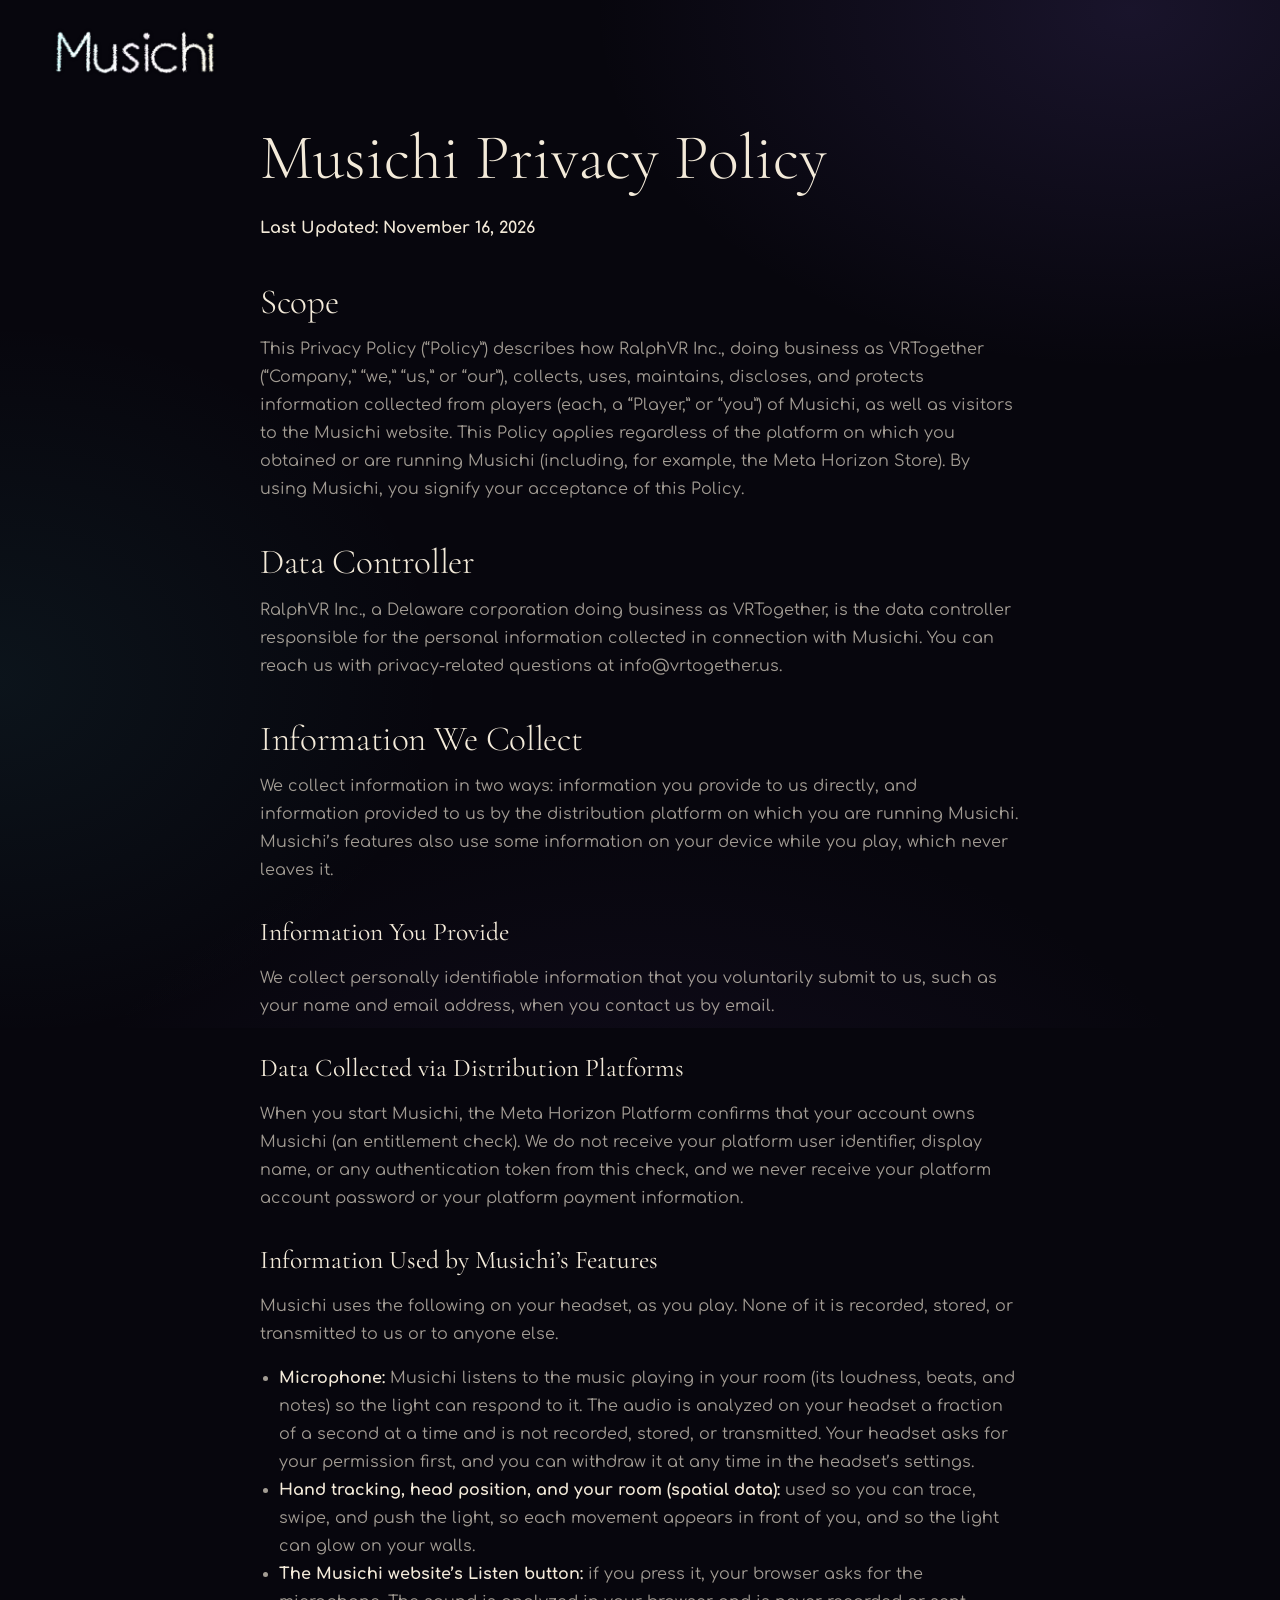
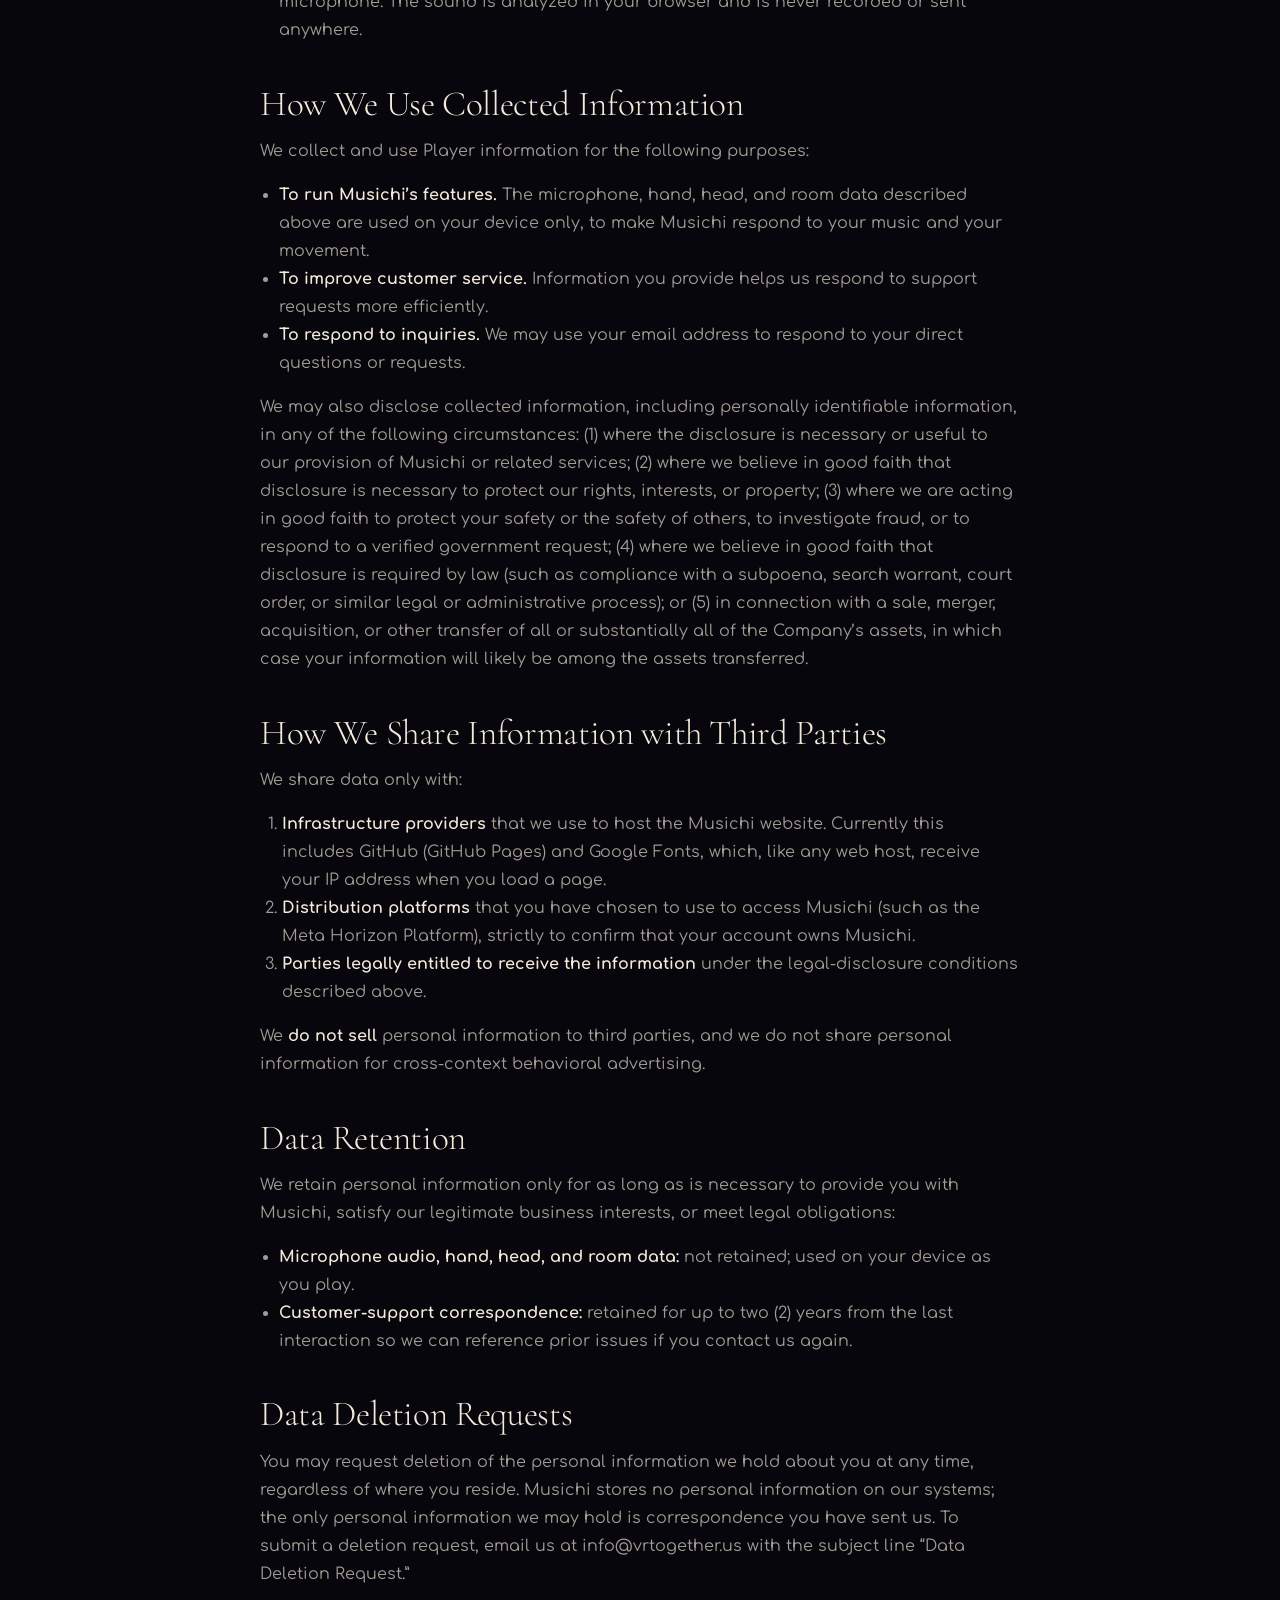
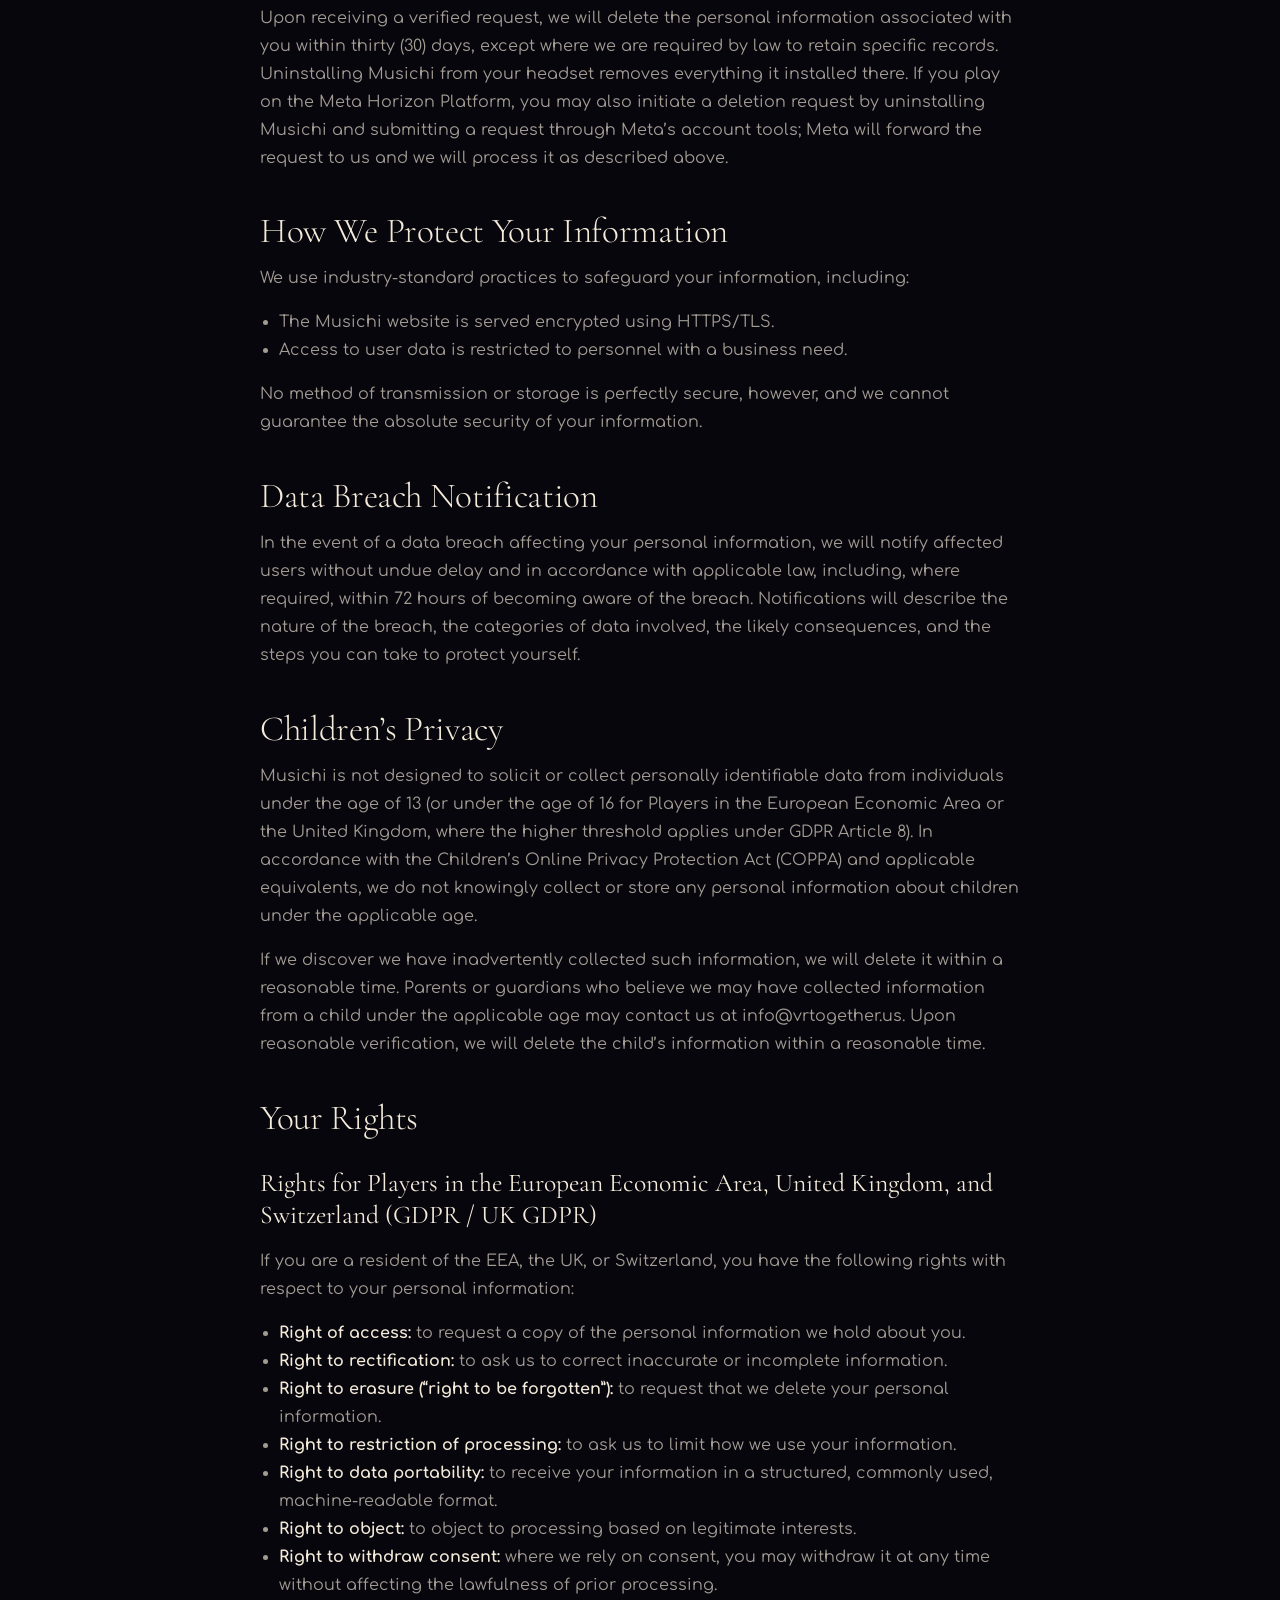
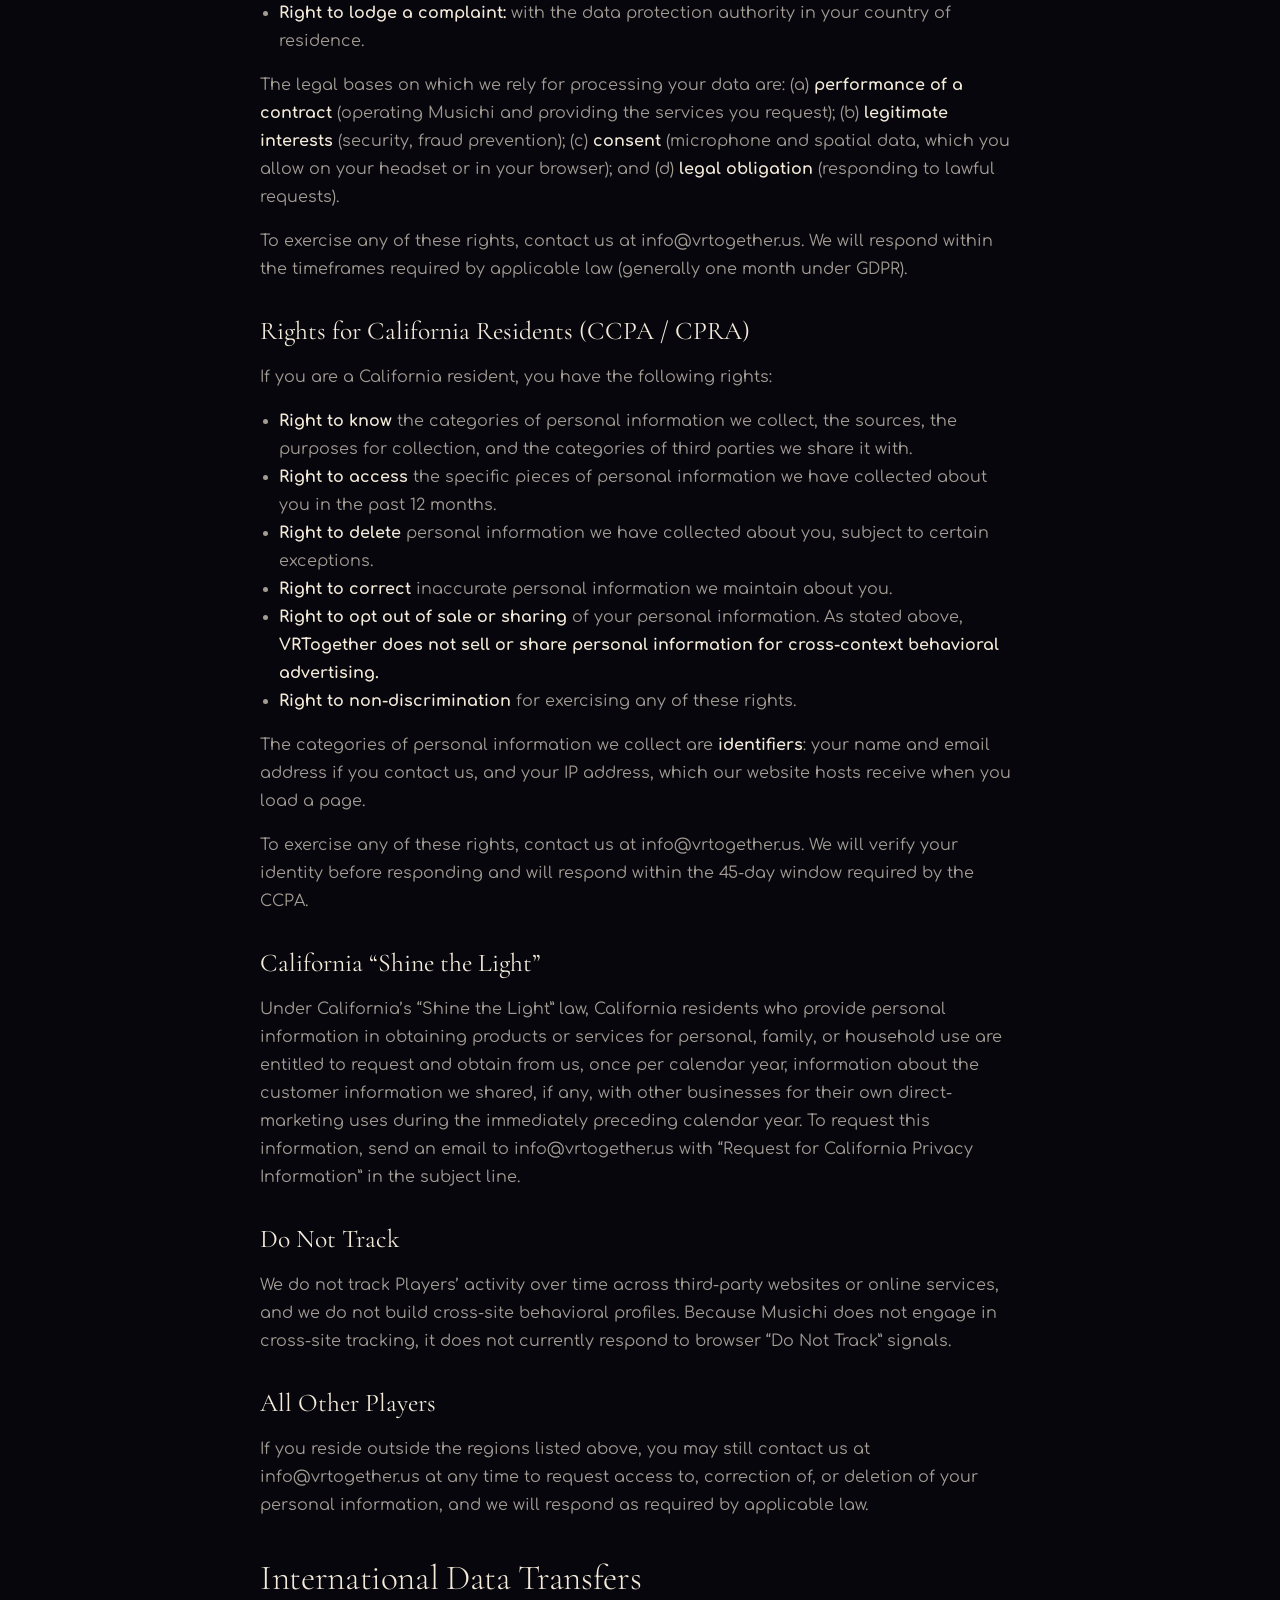
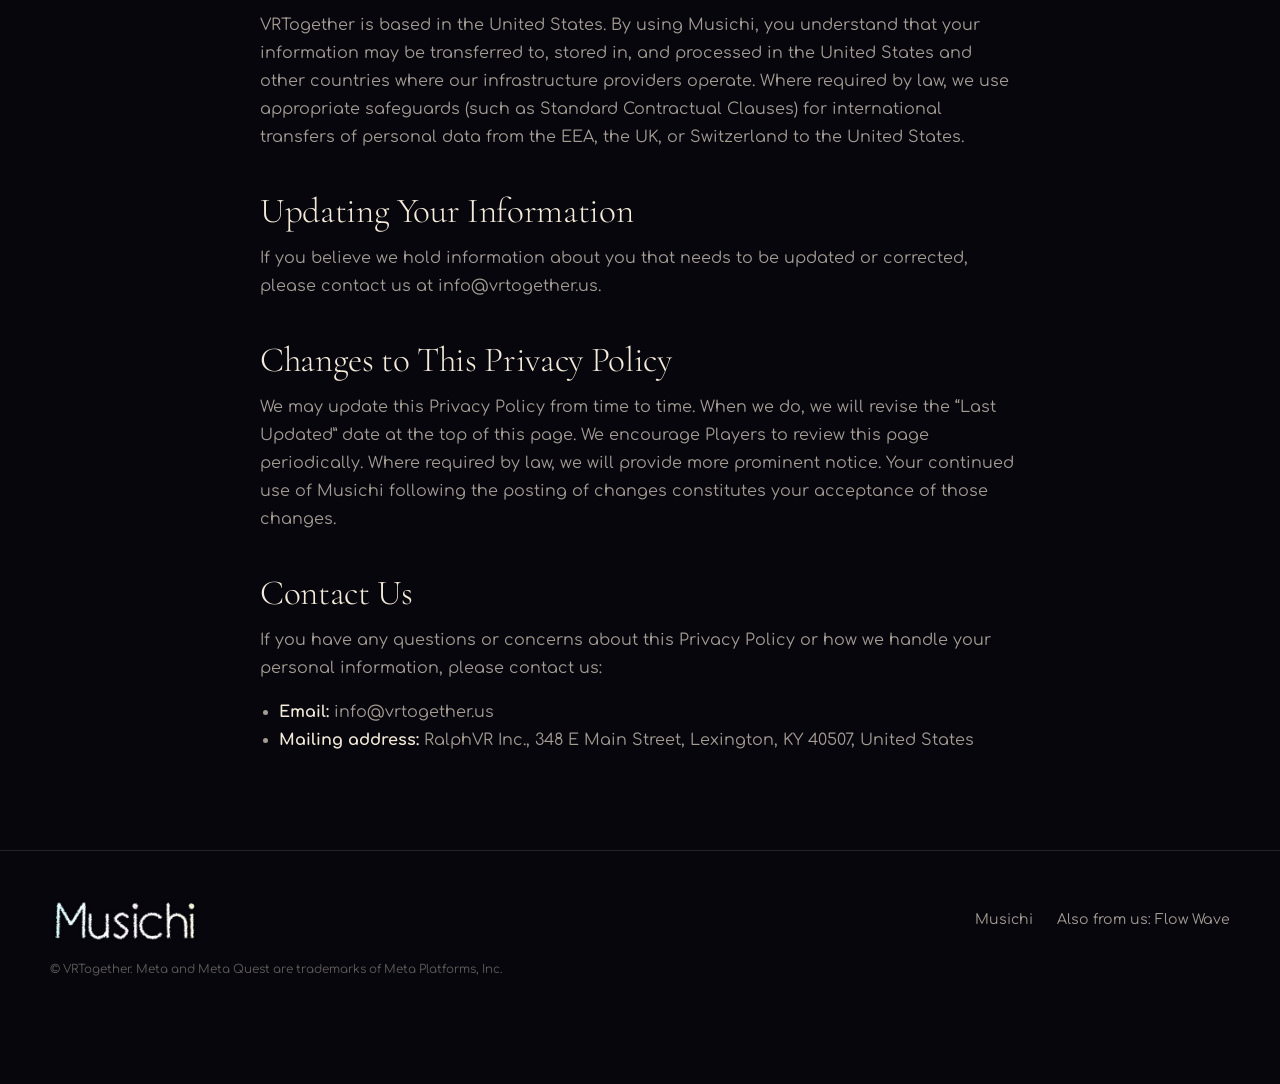
<file: musichi/privacy-policy/index.html>
<!doctype html>
<html lang="en">
<head>
  <meta charset="utf-8">
  <meta name="viewport" content="width=device-width, initial-scale=1, viewport-fit=cover">
  <title>Musichi Privacy Policy</title>
  <meta name="description" content="How RalphVR Inc., doing business as VRTogether, handles information in connection with Musichi and its website.">
  <meta name="theme-color" content="#07060d">
  <meta name="color-scheme" content="dark">
  <link rel="canonical" href="https://ralphvr.com/musichi/privacy-policy/">
  <link rel="icon" type="image/png" sizes="32x32" href="../assets/favicon-32.png">
  <link rel="preconnect" href="https://fonts.googleapis.com">
  <link rel="preconnect" href="https://fonts.gstatic.com" crossorigin>
  <link rel="stylesheet" href="https://fonts.googleapis.com/css2?family=Cormorant+Garamond:ital,wght@0,300;0,400;1,300;1,400&amp;display=swap">
  <link rel="stylesheet" href="../css/site.css">
</head>
<body class="doc-page">
  <header class="doc-head">
    <div class="wrap">
      <a class="doc-head__logo" href="../"><img src="../assets/img/title.webp" alt="Musichi" width="1400" height="399"></a>
    </div>
  </header>

  <!-- A copy of VRTogether's privacy policy (https://vrtogether.github.io/privacy-policy/, last updated 13 May 2026)
       with the name changed to Musichi and the features Musichi doesn't have left out (accounts and saved worlds,
       analytics, voice chat, in-game capture, backend hosting, the newsletter). -->
  <main class="doc wrap">
    <h1>Musichi Privacy Policy</h1>

    <p><strong>Last Updated: November 16, 2026</strong></p>

    <h2>Scope</h2>
    <p>This Privacy Policy (&ldquo;Policy&rdquo;) describes how RalphVR Inc., doing business as VRTogether (&ldquo;Company,&rdquo; &ldquo;we,&rdquo; &ldquo;us,&rdquo; or &ldquo;our&rdquo;), collects, uses, maintains, discloses, and protects information collected from players (each, a &ldquo;Player,&rdquo; or &ldquo;you&rdquo;) of Musichi, as well as visitors to the Musichi website. This Policy applies regardless of the platform on which you obtained or are running Musichi (including, for example, the Meta Horizon Store). By using Musichi, you signify your acceptance of this Policy.</p>

    <h2>Data Controller</h2>
    <p>RalphVR Inc., a Delaware corporation doing business as VRTogether, is the data controller responsible for the personal information collected in connection with Musichi. You can reach us with privacy-related questions at info@vrtogether.us.</p>

    <h2>Information We Collect</h2>
    <p>We collect information in two ways: information you provide to us directly, and information provided to us by the distribution platform on which you are running Musichi. Musichi&rsquo;s features also use some information on your device while you play, which never leaves it.</p>

    <h3>Information You Provide</h3>
    <p>We collect personally identifiable information that you voluntarily submit to us, such as your name and email address, when you contact us by email.</p>

    <h3>Data Collected via Distribution Platforms</h3>
    <p>When you start Musichi, the Meta Horizon Platform confirms that your account owns Musichi (an entitlement check). We do not receive your platform user identifier, display name, or any authentication token from this check, and we never receive your platform account password or your platform payment information.</p>

    <h3>Information Used by Musichi&rsquo;s Features</h3>
    <p>Musichi uses the following on your headset, as you play. None of it is recorded, stored, or transmitted to us or to anyone else.</p>
    <ul>
      <li><strong>Microphone:</strong> Musichi listens to the music playing in your room (its loudness, beats, and notes) so the light can respond to it. The audio is analyzed on your headset a fraction of a second at a time and is not recorded, stored, or transmitted. Your headset asks for your permission first, and you can withdraw it at any time in the headset&rsquo;s settings.</li>
      <li><strong>Hand tracking, head position, and your room (spatial data):</strong> used so you can trace, swipe, and push the light, so each movement appears in front of you, and so the light can glow on your walls.</li>
      <li><strong>The Musichi website&rsquo;s Listen button:</strong> if you press it, your browser asks for the microphone. The sound is analyzed in your browser and is never recorded or sent anywhere.</li>
    </ul>

    <h2>How We Use Collected Information</h2>
    <p>We collect and use Player information for the following purposes:</p>
    <ul>
      <li><strong>To run Musichi&rsquo;s features.</strong> The microphone, hand, head, and room data described above are used on your device only, to make Musichi respond to your music and your movement.</li>
      <li><strong>To improve customer service.</strong> Information you provide helps us respond to support requests more efficiently.</li>
      <li><strong>To respond to inquiries.</strong> We may use your email address to respond to your direct questions or requests.</li>
    </ul>
    <p>We may also disclose collected information, including personally identifiable information, in any of the following circumstances: (1) where the disclosure is necessary or useful to our provision of Musichi or related services; (2) where we believe in good faith that disclosure is necessary to protect our rights, interests, or property; (3) where we are acting in good faith to protect your safety or the safety of others, to investigate fraud, or to respond to a verified government request; (4) where we believe in good faith that disclosure is required by law (such as compliance with a subpoena, search warrant, court order, or similar legal or administrative process); or (5) in connection with a sale, merger, acquisition, or other transfer of all or substantially all of the Company&rsquo;s assets, in which case your information will likely be among the assets transferred.</p>

    <h2>How We Share Information with Third Parties</h2>
    <p>We share data only with:</p>
    <ol>
      <li><strong>Infrastructure providers</strong> that we use to host the Musichi website. Currently this includes GitHub (GitHub Pages) and Google Fonts, which, like any web host, receive your IP address when you load a page.</li>
      <li><strong>Distribution platforms</strong> that you have chosen to use to access Musichi (such as the Meta Horizon Platform), strictly to confirm that your account owns Musichi.</li>
      <li><strong>Parties legally entitled to receive the information</strong> under the legal-disclosure conditions described above.</li>
    </ol>
    <p>We <strong>do not sell</strong> personal information to third parties, and we do not share personal information for cross-context behavioral advertising.</p>

    <h2>Data Retention</h2>
    <p>We retain personal information only for as long as is necessary to provide you with Musichi, satisfy our legitimate business interests, or meet legal obligations:</p>
    <ul>
      <li><strong>Microphone audio, hand, head, and room data:</strong> not retained; used on your device as you play.</li>
      <li><strong>Customer-support correspondence:</strong> retained for up to two (2) years from the last interaction so we can reference prior issues if you contact us again.</li>
    </ul>

    <h2>Data Deletion Requests</h2>
    <p>You may request deletion of the personal information we hold about you at any time, regardless of where you reside. Musichi stores no personal information on our systems; the only personal information we may hold is correspondence you have sent us. To submit a deletion request, email us at info@vrtogether.us with the subject line &ldquo;Data Deletion Request.&rdquo;</p>
    <p>Upon receiving a verified request, we will delete the personal information associated with you within thirty (30) days, except where we are required by law to retain specific records. Uninstalling Musichi from your headset removes everything it installed there. If you play on the Meta Horizon Platform, you may also initiate a deletion request by uninstalling Musichi and submitting a request through Meta&rsquo;s account tools; Meta will forward the request to us and we will process it as described above.</p>

    <h2>How We Protect Your Information</h2>
    <p>We use industry-standard practices to safeguard your information, including:</p>
    <ul>
      <li>The Musichi website is served encrypted using HTTPS/TLS.</li>
      <li>Access to user data is restricted to personnel with a business need.</li>
    </ul>
    <p>No method of transmission or storage is perfectly secure, however, and we cannot guarantee the absolute security of your information.</p>

    <h2>Data Breach Notification</h2>
    <p>In the event of a data breach affecting your personal information, we will notify affected users without undue delay and in accordance with applicable law, including, where required, within 72 hours of becoming aware of the breach. Notifications will describe the nature of the breach, the categories of data involved, the likely consequences, and the steps you can take to protect yourself.</p>

    <h2>Children&rsquo;s Privacy</h2>
    <p>Musichi is not designed to solicit or collect personally identifiable data from individuals under the age of 13 (or under the age of 16 for Players in the European Economic Area or the United Kingdom, where the higher threshold applies under GDPR Article 8). In accordance with the Children&rsquo;s Online Privacy Protection Act (COPPA) and applicable equivalents, we do not knowingly collect or store any personal information about children under the applicable age.</p>
    <p>If we discover we have inadvertently collected such information, we will delete it within a reasonable time. Parents or guardians who believe we may have collected information from a child under the applicable age may contact us at info@vrtogether.us. Upon reasonable verification, we will delete the child&rsquo;s information within a reasonable time.</p>

    <h2>Your Rights</h2>

    <h3>Rights for Players in the European Economic Area, United Kingdom, and Switzerland (GDPR / UK GDPR)</h3>
    <p>If you are a resident of the EEA, the UK, or Switzerland, you have the following rights with respect to your personal information:</p>
    <ul>
      <li><strong>Right of access:</strong> to request a copy of the personal information we hold about you.</li>
      <li><strong>Right to rectification:</strong> to ask us to correct inaccurate or incomplete information.</li>
      <li><strong>Right to erasure (&ldquo;right to be forgotten&rdquo;):</strong> to request that we delete your personal information.</li>
      <li><strong>Right to restriction of processing:</strong> to ask us to limit how we use your information.</li>
      <li><strong>Right to data portability:</strong> to receive your information in a structured, commonly used, machine-readable format.</li>
      <li><strong>Right to object:</strong> to object to processing based on legitimate interests.</li>
      <li><strong>Right to withdraw consent:</strong> where we rely on consent, you may withdraw it at any time without affecting the lawfulness of prior processing.</li>
      <li><strong>Right to lodge a complaint:</strong> with the data protection authority in your country of residence.</li>
    </ul>
    <p>The legal bases on which we rely for processing your data are: (a) <strong>performance of a contract</strong> (operating Musichi and providing the services you request); (b) <strong>legitimate interests</strong> (security, fraud prevention); (c) <strong>consent</strong> (microphone and spatial data, which you allow on your headset or in your browser); and (d) <strong>legal obligation</strong> (responding to lawful requests).</p>
    <p>To exercise any of these rights, contact us at info@vrtogether.us. We will respond within the timeframes required by applicable law (generally one month under GDPR).</p>

    <h3>Rights for California Residents (CCPA / CPRA)</h3>
    <p>If you are a California resident, you have the following rights:</p>
    <ul>
      <li><strong>Right to know</strong> the categories of personal information we collect, the sources, the purposes for collection, and the categories of third parties we share it with.</li>
      <li><strong>Right to access</strong> the specific pieces of personal information we have collected about you in the past 12 months.</li>
      <li><strong>Right to delete</strong> personal information we have collected about you, subject to certain exceptions.</li>
      <li><strong>Right to correct</strong> inaccurate personal information we maintain about you.</li>
      <li><strong>Right to opt out of sale or sharing</strong> of your personal information. As stated above, <strong>VRTogether does not sell or share personal information for cross-context behavioral advertising.</strong></li>
      <li><strong>Right to non-discrimination</strong> for exercising any of these rights.</li>
    </ul>
    <p>The categories of personal information we collect are <strong>identifiers</strong>: your name and email address if you contact us, and your IP address, which our website hosts receive when you load a page.</p>
    <p>To exercise any of these rights, contact us at info@vrtogether.us. We will verify your identity before responding and will respond within the 45-day window required by the CCPA.</p>

    <h3>California &ldquo;Shine the Light&rdquo;</h3>
    <p>Under California&rsquo;s &ldquo;Shine the Light&rdquo; law, California residents who provide personal information in obtaining products or services for personal, family, or household use are entitled to request and obtain from us, once per calendar year, information about the customer information we shared, if any, with other businesses for their own direct-marketing uses during the immediately preceding calendar year. To request this information, send an email to info@vrtogether.us with &ldquo;Request for California Privacy Information&rdquo; in the subject line.</p>

    <h3>Do Not Track</h3>
    <p>We do not track Players&rsquo; activity over time across third-party websites or online services, and we do not build cross-site behavioral profiles. Because Musichi does not engage in cross-site tracking, it does not currently respond to browser &ldquo;Do Not Track&rdquo; signals.</p>

    <h3>All Other Players</h3>
    <p>If you reside outside the regions listed above, you may still contact us at info@vrtogether.us at any time to request access to, correction of, or deletion of your personal information, and we will respond as required by applicable law.</p>

    <h2>International Data Transfers</h2>
    <p>VRTogether is based in the United States. By using Musichi, you understand that your information may be transferred to, stored in, and processed in the United States and other countries where our infrastructure providers operate. Where required by law, we use appropriate safeguards (such as Standard Contractual Clauses) for international transfers of personal data from the EEA, the UK, or Switzerland to the United States.</p>

    <h2>Updating Your Information</h2>
    <p>If you believe we hold information about you that needs to be updated or corrected, please contact us at info@vrtogether.us.</p>

    <h2>Changes to This Privacy Policy</h2>
    <p>We may update this Privacy Policy from time to time. When we do, we will revise the &ldquo;Last Updated&rdquo; date at the top of this page. We encourage Players to review this page periodically. Where required by law, we will provide more prominent notice. Your continued use of Musichi following the posting of changes constitutes your acceptance of those changes.</p>

    <h2>Contact Us</h2>
    <p>If you have any questions or concerns about this Privacy Policy or how we handle your personal information, please contact us:</p>
    <ul>
      <li><strong>Email:</strong> info@vrtogether.us</li>
      <li><strong>Mailing address:</strong> RalphVR Inc., 348 E Main Street, Lexington, KY 40507, United States</li>
    </ul>
  </main>

  <footer class="footer">
    <div class="wrap footer__inner">
      <a class="footer__logo" href="../"><img src="../assets/img/title.webp" alt="Musichi" width="1400" height="399" loading="lazy"></a>
      <nav class="footer__nav" aria-label="Footer">
        <a href="../">Musichi</a>
        <a href="../../flowwave/">Also from us: Flow Wave</a>
      </nav>
      <p class="footer__legal">&copy; VRTogether. Meta and Meta Quest are trademarks of Meta Platforms, Inc.</p>
    </div>
  </footer>
</body>
</html>
</file>
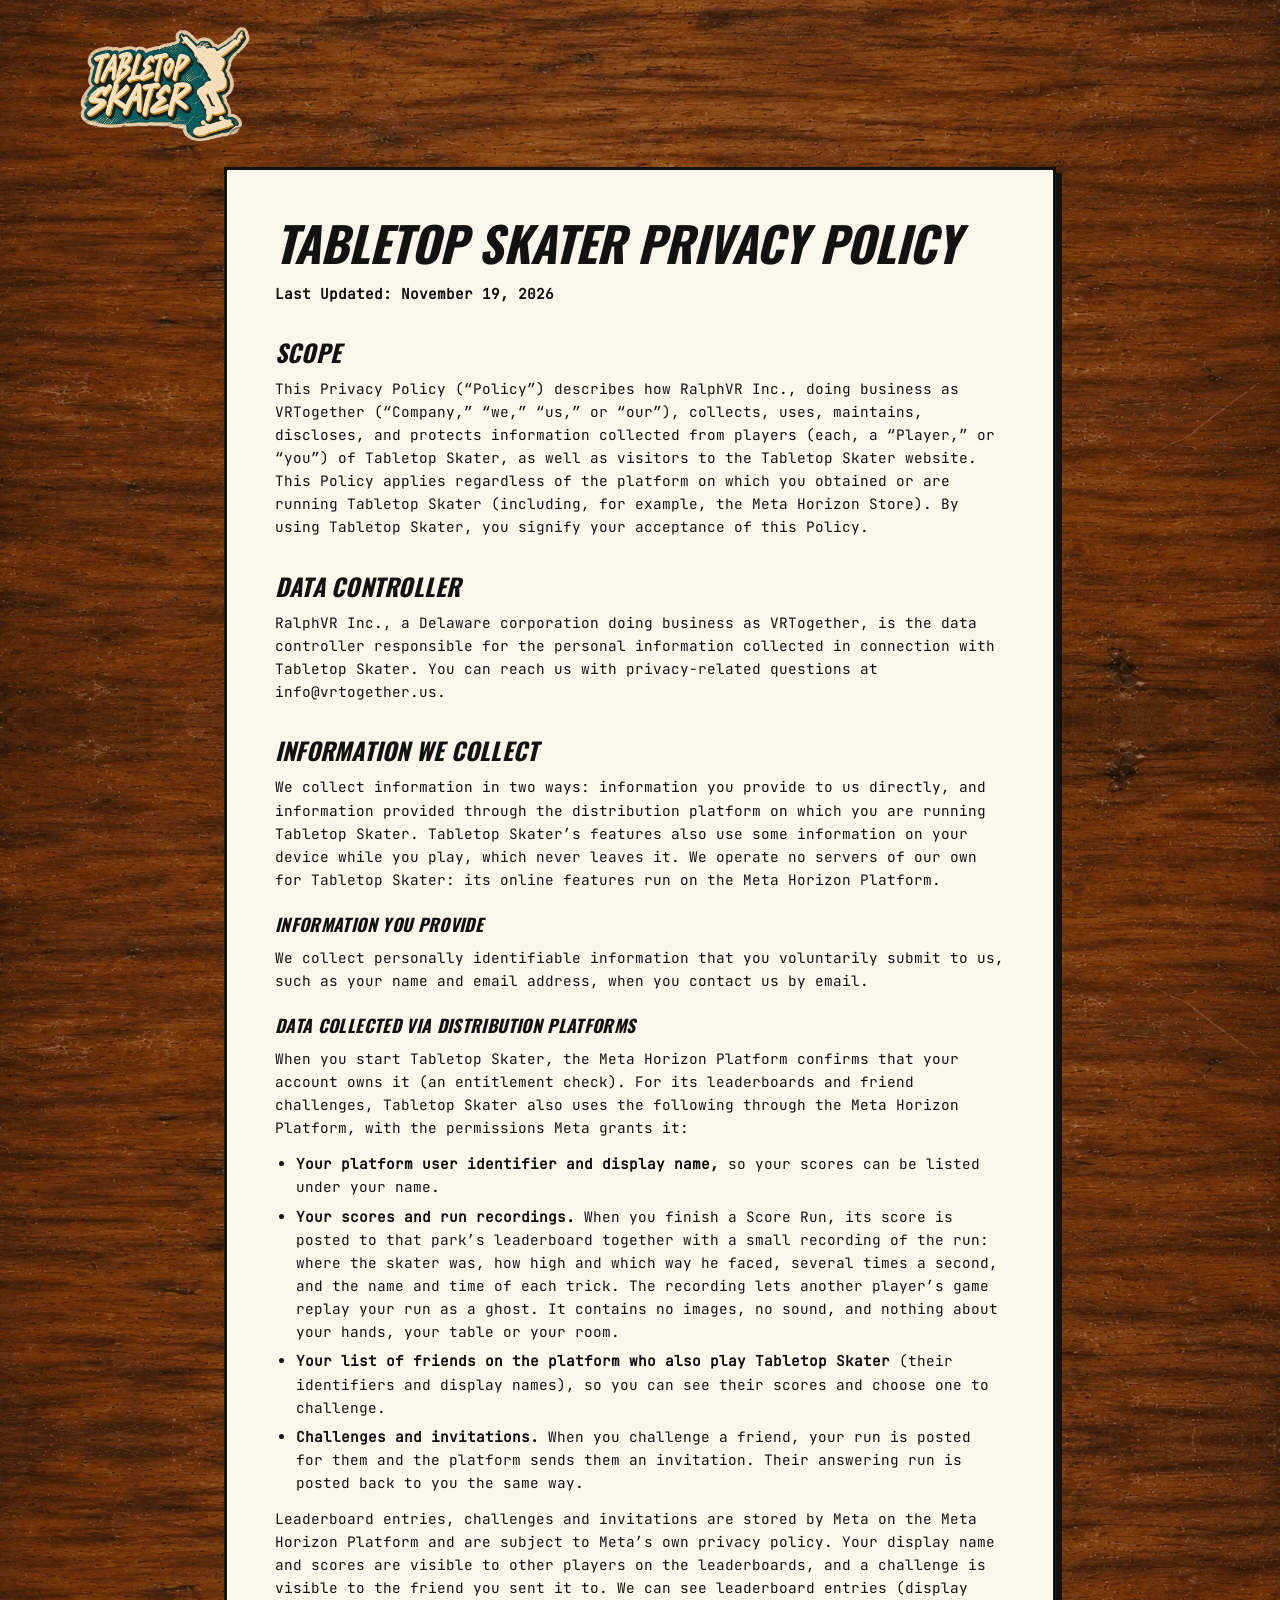
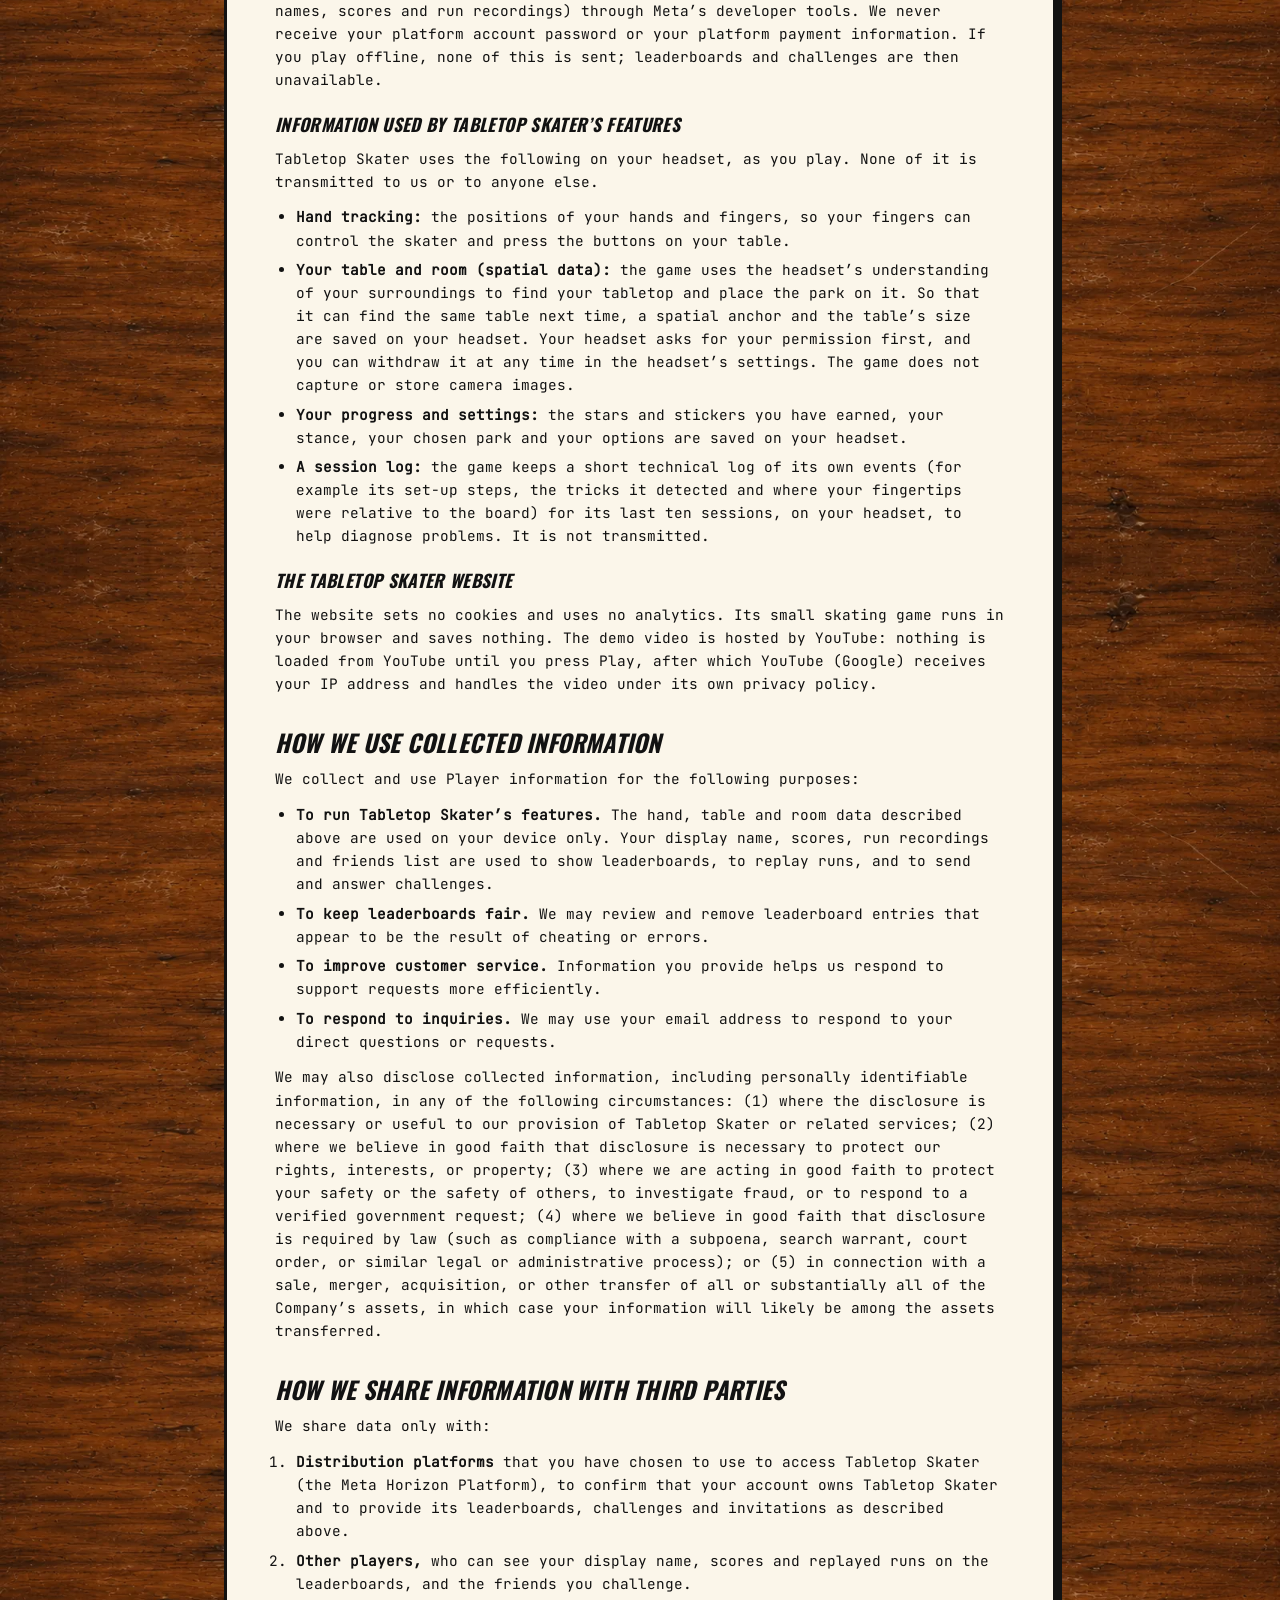
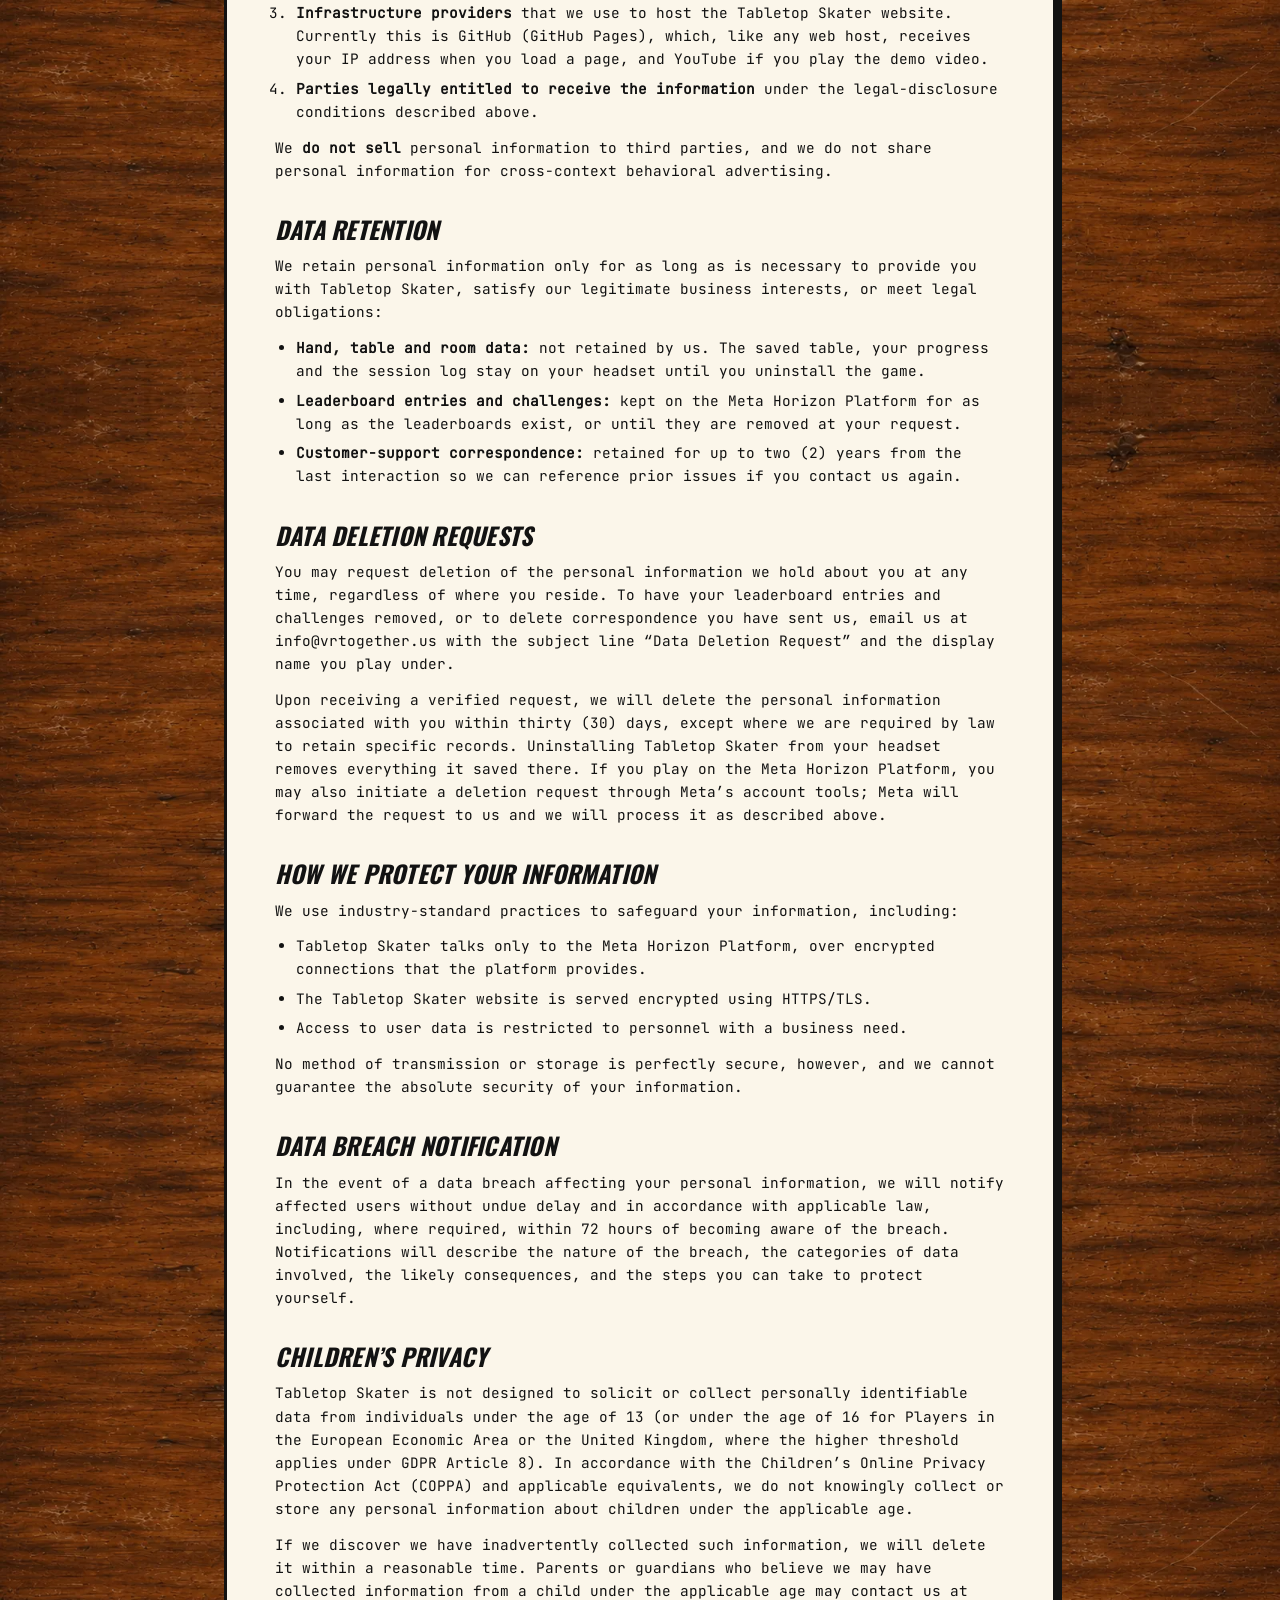
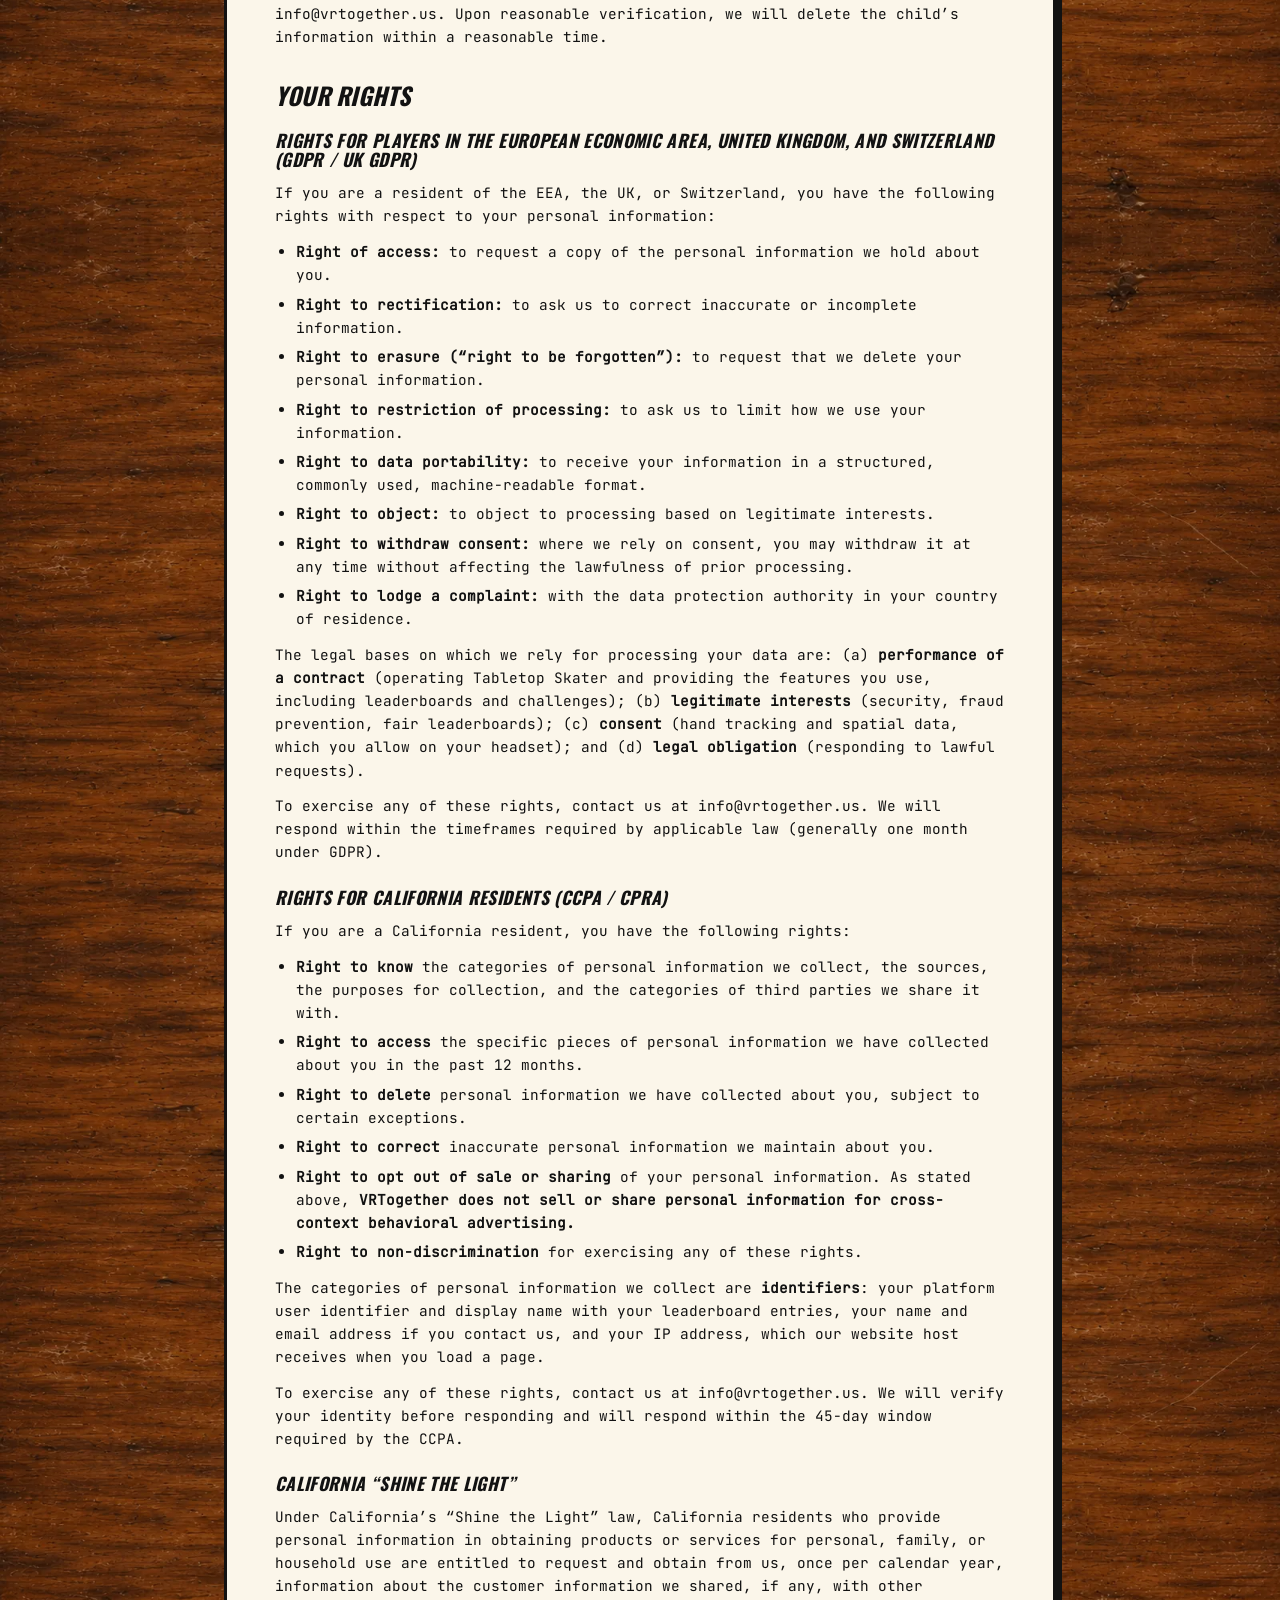
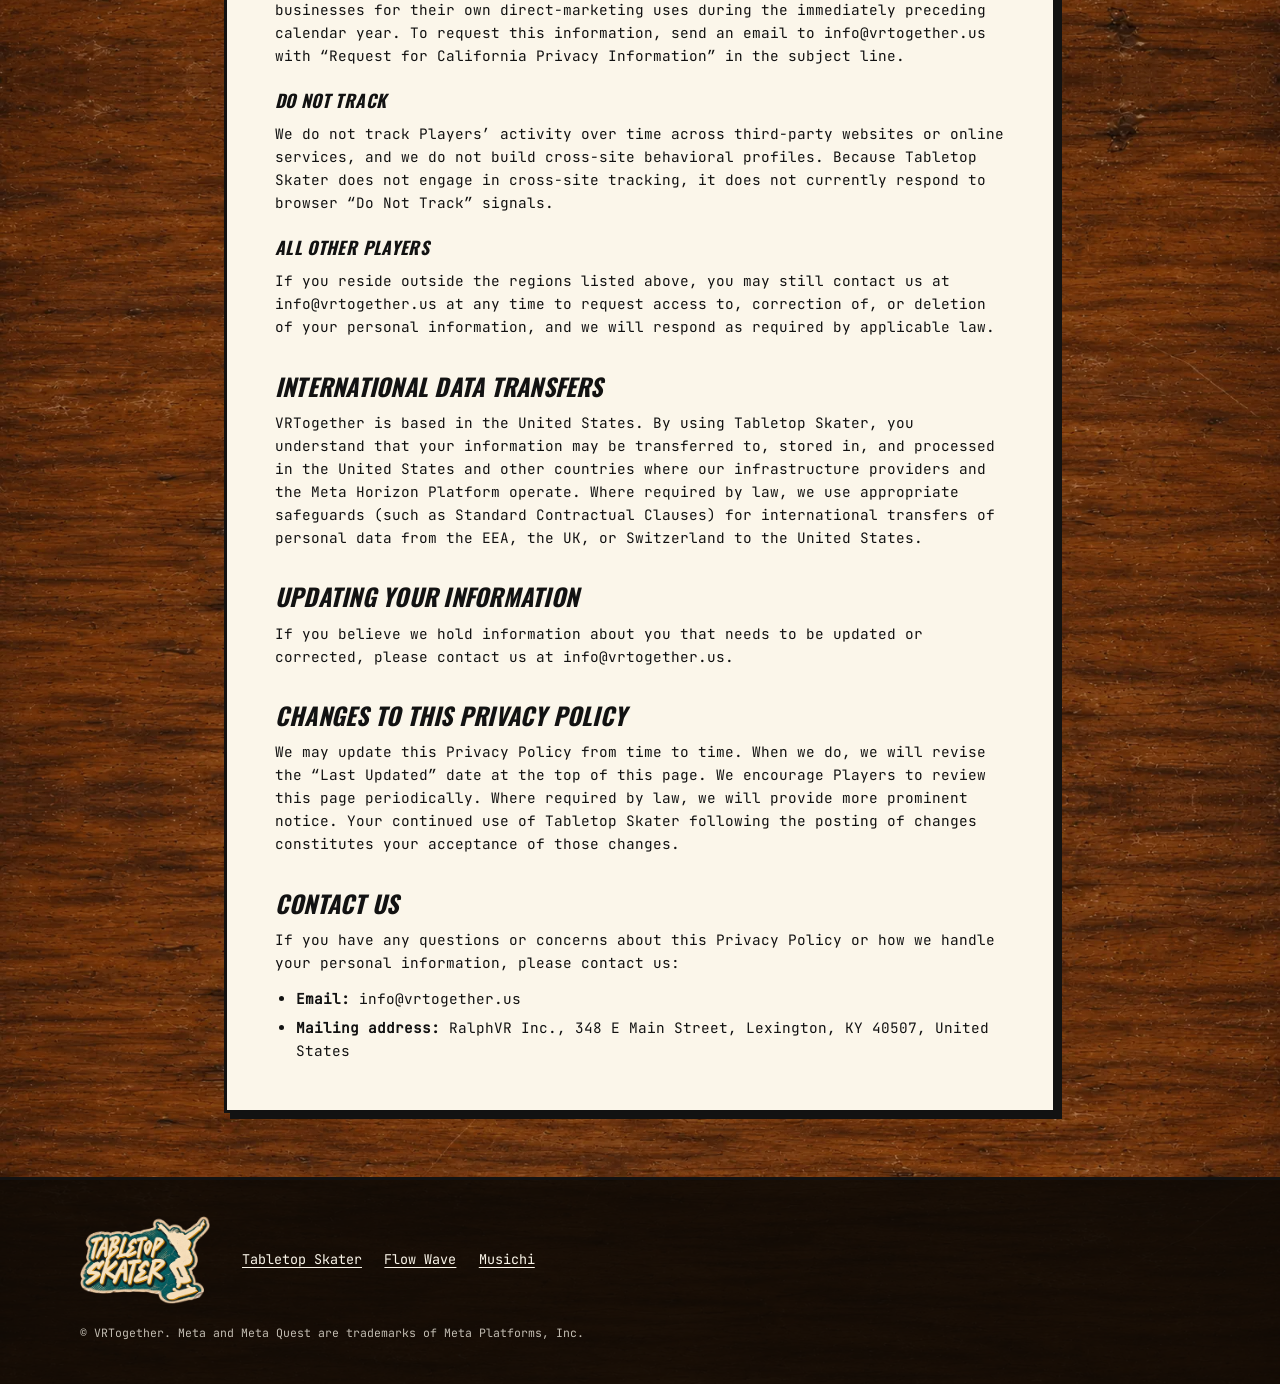
<file: tabletopskater/privacy-policy/index.html>
<!doctype html>
<html lang="en">
<head>
  <meta charset="utf-8">
  <meta name="viewport" content="width=device-width, initial-scale=1, viewport-fit=cover">
  <title>Tabletop Skater Privacy Policy</title>
  <meta name="description" content="How RalphVR Inc., doing business as VRTogether, handles information in connection with Tabletop Skater and its website.">
  <meta name="theme-color" content="#3A2212">
  <meta name="color-scheme" content="dark">
  <link rel="canonical" href="https://ralphvr.com/tabletopskater/privacy-policy/">
  <link rel="icon" type="image/png" sizes="32x32" href="../assets/favicon-32.png">
  <link rel="stylesheet" href="../css/site.css">
</head>
<body class="doc-page">
  <header class="doc-head">
    <div class="wrap">
      <a class="doc-head__logo" href="../"><img src="../assets/img/title.webp" alt="Tabletop Skater" width="1200" height="820"></a>
    </div>
  </header>

  <!-- Made the way Musichi's was (ralphvr.com/musichi/privacy-policy/): VRTogether's privacy policy
       (https://vrtogether.github.io/privacy-policy/, last updated 13 May 2026) with the name changed to Tabletop Skater,
       the features it doesn't have left out (accounts and saved worlds, analytics, voice chat, in-game capture, backend
       hosting, the newsletter, the microphone), and what it does have described from store build 1.0.22's code:
       leaderboards, friend challenges and run recordings through the Meta Horizon Platform, the saved table, the
       progress and the session log kept on the headset. -->
  <main class="doc wrap">
    <h1>Tabletop Skater Privacy Policy</h1>

    <p><strong>Last Updated: November 19, 2026</strong></p>

    <h2>Scope</h2>
    <p>This Privacy Policy (&ldquo;Policy&rdquo;) describes how RalphVR Inc., doing business as VRTogether (&ldquo;Company,&rdquo; &ldquo;we,&rdquo; &ldquo;us,&rdquo; or &ldquo;our&rdquo;), collects, uses, maintains, discloses, and protects information collected from players (each, a &ldquo;Player,&rdquo; or &ldquo;you&rdquo;) of Tabletop Skater, as well as visitors to the Tabletop Skater website. This Policy applies regardless of the platform on which you obtained or are running Tabletop Skater (including, for example, the Meta Horizon Store). By using Tabletop Skater, you signify your acceptance of this Policy.</p>

    <h2>Data Controller</h2>
    <p>RalphVR Inc., a Delaware corporation doing business as VRTogether, is the data controller responsible for the personal information collected in connection with Tabletop Skater. You can reach us with privacy-related questions at info@vrtogether.us.</p>

    <h2>Information We Collect</h2>
    <p>We collect information in two ways: information you provide to us directly, and information provided through the distribution platform on which you are running Tabletop Skater. Tabletop Skater&rsquo;s features also use some information on your device while you play, which never leaves it. We operate no servers of our own for Tabletop Skater: its online features run on the Meta Horizon Platform.</p>

    <h3>Information You Provide</h3>
    <p>We collect personally identifiable information that you voluntarily submit to us, such as your name and email address, when you contact us by email.</p>

    <h3>Data Collected via Distribution Platforms</h3>
    <p>When you start Tabletop Skater, the Meta Horizon Platform confirms that your account owns it (an entitlement check). For its leaderboards and friend challenges, Tabletop Skater also uses the following through the Meta Horizon Platform, with the permissions Meta grants it:</p>
    <ul>
      <li><strong>Your platform user identifier and display name,</strong> so your scores can be listed under your name.</li>
      <li><strong>Your scores and run recordings.</strong> When you finish a Score Run, its score is posted to that park&rsquo;s leaderboard together with a small recording of the run: where the skater was, how high and which way he faced, several times a second, and the name and time of each trick. The recording lets another player&rsquo;s game replay your run as a ghost. It contains no images, no sound, and nothing about your hands, your table or your room.</li>
      <li><strong>Your list of friends on the platform who also play Tabletop Skater</strong> (their identifiers and display names), so you can see their scores and choose one to challenge.</li>
      <li><strong>Challenges and invitations.</strong> When you challenge a friend, your run is posted for them and the platform sends them an invitation. Their answering run is posted back to you the same way.</li>
    </ul>
    <p>Leaderboard entries, challenges and invitations are stored by Meta on the Meta Horizon Platform and are subject to Meta&rsquo;s own privacy policy. Your display name and scores are visible to other players on the leaderboards, and a challenge is visible to the friend you sent it to. We can see leaderboard entries (display names, scores and run recordings) through Meta&rsquo;s developer tools. We never receive your platform account password or your platform payment information. If you play offline, none of this is sent; leaderboards and challenges are then unavailable.</p>

    <h3>Information Used by Tabletop Skater&rsquo;s Features</h3>
    <p>Tabletop Skater uses the following on your headset, as you play. None of it is transmitted to us or to anyone else.</p>
    <ul>
      <li><strong>Hand tracking:</strong> the positions of your hands and fingers, so your fingers can control the skater and press the buttons on your table.</li>
      <li><strong>Your table and room (spatial data):</strong> the game uses the headset&rsquo;s understanding of your surroundings to find your tabletop and place the park on it. So that it can find the same table next time, a spatial anchor and the table&rsquo;s size are saved on your headset. Your headset asks for your permission first, and you can withdraw it at any time in the headset&rsquo;s settings. The game does not capture or store camera images.</li>
      <li><strong>Your progress and settings:</strong> the stars and stickers you have earned, your stance, your chosen park and your options are saved on your headset.</li>
      <li><strong>A session log:</strong> the game keeps a short technical log of its own events (for example its set-up steps, the tricks it detected and where your fingertips were relative to the board) for its last ten sessions, on your headset, to help diagnose problems. It is not transmitted.</li>
    </ul>

    <h3>The Tabletop Skater Website</h3>
    <p>The website sets no cookies and uses no analytics. Its small skating game runs in your browser and saves nothing. The demo video is hosted by YouTube: nothing is loaded from YouTube until you press Play, after which YouTube (Google) receives your IP address and handles the video under its own privacy policy.</p>

    <h2>How We Use Collected Information</h2>
    <p>We collect and use Player information for the following purposes:</p>
    <ul>
      <li><strong>To run Tabletop Skater&rsquo;s features.</strong> The hand, table and room data described above are used on your device only. Your display name, scores, run recordings and friends list are used to show leaderboards, to replay runs, and to send and answer challenges.</li>
      <li><strong>To keep leaderboards fair.</strong> We may review and remove leaderboard entries that appear to be the result of cheating or errors.</li>
      <li><strong>To improve customer service.</strong> Information you provide helps us respond to support requests more efficiently.</li>
      <li><strong>To respond to inquiries.</strong> We may use your email address to respond to your direct questions or requests.</li>
    </ul>
    <p>We may also disclose collected information, including personally identifiable information, in any of the following circumstances: (1) where the disclosure is necessary or useful to our provision of Tabletop Skater or related services; (2) where we believe in good faith that disclosure is necessary to protect our rights, interests, or property; (3) where we are acting in good faith to protect your safety or the safety of others, to investigate fraud, or to respond to a verified government request; (4) where we believe in good faith that disclosure is required by law (such as compliance with a subpoena, search warrant, court order, or similar legal or administrative process); or (5) in connection with a sale, merger, acquisition, or other transfer of all or substantially all of the Company&rsquo;s assets, in which case your information will likely be among the assets transferred.</p>

    <h2>How We Share Information with Third Parties</h2>
    <p>We share data only with:</p>
    <ol>
      <li><strong>Distribution platforms</strong> that you have chosen to use to access Tabletop Skater (the Meta Horizon Platform), to confirm that your account owns Tabletop Skater and to provide its leaderboards, challenges and invitations as described above.</li>
      <li><strong>Other players,</strong> who can see your display name, scores and replayed runs on the leaderboards, and the friends you challenge.</li>
      <li><strong>Infrastructure providers</strong> that we use to host the Tabletop Skater website. Currently this is GitHub (GitHub Pages), which, like any web host, receives your IP address when you load a page, and YouTube if you play the demo video.</li>
      <li><strong>Parties legally entitled to receive the information</strong> under the legal-disclosure conditions described above.</li>
    </ol>
    <p>We <strong>do not sell</strong> personal information to third parties, and we do not share personal information for cross-context behavioral advertising.</p>

    <h2>Data Retention</h2>
    <p>We retain personal information only for as long as is necessary to provide you with Tabletop Skater, satisfy our legitimate business interests, or meet legal obligations:</p>
    <ul>
      <li><strong>Hand, table and room data:</strong> not retained by us. The saved table, your progress and the session log stay on your headset until you uninstall the game.</li>
      <li><strong>Leaderboard entries and challenges:</strong> kept on the Meta Horizon Platform for as long as the leaderboards exist, or until they are removed at your request.</li>
      <li><strong>Customer-support correspondence:</strong> retained for up to two (2) years from the last interaction so we can reference prior issues if you contact us again.</li>
    </ul>

    <h2>Data Deletion Requests</h2>
    <p>You may request deletion of the personal information we hold about you at any time, regardless of where you reside. To have your leaderboard entries and challenges removed, or to delete correspondence you have sent us, email us at info@vrtogether.us with the subject line &ldquo;Data Deletion Request&rdquo; and the display name you play under.</p>
    <p>Upon receiving a verified request, we will delete the personal information associated with you within thirty (30) days, except where we are required by law to retain specific records. Uninstalling Tabletop Skater from your headset removes everything it saved there. If you play on the Meta Horizon Platform, you may also initiate a deletion request through Meta&rsquo;s account tools; Meta will forward the request to us and we will process it as described above.</p>

    <h2>How We Protect Your Information</h2>
    <p>We use industry-standard practices to safeguard your information, including:</p>
    <ul>
      <li>Tabletop Skater talks only to the Meta Horizon Platform, over encrypted connections that the platform provides.</li>
      <li>The Tabletop Skater website is served encrypted using HTTPS/TLS.</li>
      <li>Access to user data is restricted to personnel with a business need.</li>
    </ul>
    <p>No method of transmission or storage is perfectly secure, however, and we cannot guarantee the absolute security of your information.</p>

    <h2>Data Breach Notification</h2>
    <p>In the event of a data breach affecting your personal information, we will notify affected users without undue delay and in accordance with applicable law, including, where required, within 72 hours of becoming aware of the breach. Notifications will describe the nature of the breach, the categories of data involved, the likely consequences, and the steps you can take to protect yourself.</p>

    <h2>Children&rsquo;s Privacy</h2>
    <p>Tabletop Skater is not designed to solicit or collect personally identifiable data from individuals under the age of 13 (or under the age of 16 for Players in the European Economic Area or the United Kingdom, where the higher threshold applies under GDPR Article 8). In accordance with the Children&rsquo;s Online Privacy Protection Act (COPPA) and applicable equivalents, we do not knowingly collect or store any personal information about children under the applicable age.</p>
    <p>If we discover we have inadvertently collected such information, we will delete it within a reasonable time. Parents or guardians who believe we may have collected information from a child under the applicable age may contact us at info@vrtogether.us. Upon reasonable verification, we will delete the child&rsquo;s information within a reasonable time.</p>

    <h2>Your Rights</h2>

    <h3>Rights for Players in the European Economic Area, United Kingdom, and Switzerland (GDPR / UK GDPR)</h3>
    <p>If you are a resident of the EEA, the UK, or Switzerland, you have the following rights with respect to your personal information:</p>
    <ul>
      <li><strong>Right of access:</strong> to request a copy of the personal information we hold about you.</li>
      <li><strong>Right to rectification:</strong> to ask us to correct inaccurate or incomplete information.</li>
      <li><strong>Right to erasure (&ldquo;right to be forgotten&rdquo;):</strong> to request that we delete your personal information.</li>
      <li><strong>Right to restriction of processing:</strong> to ask us to limit how we use your information.</li>
      <li><strong>Right to data portability:</strong> to receive your information in a structured, commonly used, machine-readable format.</li>
      <li><strong>Right to object:</strong> to object to processing based on legitimate interests.</li>
      <li><strong>Right to withdraw consent:</strong> where we rely on consent, you may withdraw it at any time without affecting the lawfulness of prior processing.</li>
      <li><strong>Right to lodge a complaint:</strong> with the data protection authority in your country of residence.</li>
    </ul>
    <p>The legal bases on which we rely for processing your data are: (a) <strong>performance of a contract</strong> (operating Tabletop Skater and providing the features you use, including leaderboards and challenges); (b) <strong>legitimate interests</strong> (security, fraud prevention, fair leaderboards); (c) <strong>consent</strong> (hand tracking and spatial data, which you allow on your headset); and (d) <strong>legal obligation</strong> (responding to lawful requests).</p>
    <p>To exercise any of these rights, contact us at info@vrtogether.us. We will respond within the timeframes required by applicable law (generally one month under GDPR).</p>

    <h3>Rights for California Residents (CCPA / CPRA)</h3>
    <p>If you are a California resident, you have the following rights:</p>
    <ul>
      <li><strong>Right to know</strong> the categories of personal information we collect, the sources, the purposes for collection, and the categories of third parties we share it with.</li>
      <li><strong>Right to access</strong> the specific pieces of personal information we have collected about you in the past 12 months.</li>
      <li><strong>Right to delete</strong> personal information we have collected about you, subject to certain exceptions.</li>
      <li><strong>Right to correct</strong> inaccurate personal information we maintain about you.</li>
      <li><strong>Right to opt out of sale or sharing</strong> of your personal information. As stated above, <strong>VRTogether does not sell or share personal information for cross-context behavioral advertising.</strong></li>
      <li><strong>Right to non-discrimination</strong> for exercising any of these rights.</li>
    </ul>
    <p>The categories of personal information we collect are <strong>identifiers</strong>: your platform user identifier and display name with your leaderboard entries, your name and email address if you contact us, and your IP address, which our website host receives when you load a page.</p>
    <p>To exercise any of these rights, contact us at info@vrtogether.us. We will verify your identity before responding and will respond within the 45-day window required by the CCPA.</p>

    <h3>California &ldquo;Shine the Light&rdquo;</h3>
    <p>Under California&rsquo;s &ldquo;Shine the Light&rdquo; law, California residents who provide personal information in obtaining products or services for personal, family, or household use are entitled to request and obtain from us, once per calendar year, information about the customer information we shared, if any, with other businesses for their own direct-marketing uses during the immediately preceding calendar year. To request this information, send an email to info@vrtogether.us with &ldquo;Request for California Privacy Information&rdquo; in the subject line.</p>

    <h3>Do Not Track</h3>
    <p>We do not track Players&rsquo; activity over time across third-party websites or online services, and we do not build cross-site behavioral profiles. Because Tabletop Skater does not engage in cross-site tracking, it does not currently respond to browser &ldquo;Do Not Track&rdquo; signals.</p>

    <h3>All Other Players</h3>
    <p>If you reside outside the regions listed above, you may still contact us at info@vrtogether.us at any time to request access to, correction of, or deletion of your personal information, and we will respond as required by applicable law.</p>

    <h2>International Data Transfers</h2>
    <p>VRTogether is based in the United States. By using Tabletop Skater, you understand that your information may be transferred to, stored in, and processed in the United States and other countries where our infrastructure providers and the Meta Horizon Platform operate. Where required by law, we use appropriate safeguards (such as Standard Contractual Clauses) for international transfers of personal data from the EEA, the UK, or Switzerland to the United States.</p>

    <h2>Updating Your Information</h2>
    <p>If you believe we hold information about you that needs to be updated or corrected, please contact us at info@vrtogether.us.</p>

    <h2>Changes to This Privacy Policy</h2>
    <p>We may update this Privacy Policy from time to time. When we do, we will revise the &ldquo;Last Updated&rdquo; date at the top of this page. We encourage Players to review this page periodically. Where required by law, we will provide more prominent notice. Your continued use of Tabletop Skater following the posting of changes constitutes your acceptance of those changes.</p>

    <h2>Contact Us</h2>
    <p>If you have any questions or concerns about this Privacy Policy or how we handle your personal information, please contact us:</p>
    <ul>
      <li><strong>Email:</strong> info@vrtogether.us</li>
      <li><strong>Mailing address:</strong> RalphVR Inc., 348 E Main Street, Lexington, KY 40507, United States</li>
    </ul>
  </main>

  <footer class="footer">
    <div class="wrap footer__inner">
      <a class="footer__logo" href="../"><img src="../assets/img/title.webp" alt="Tabletop Skater" width="1200" height="820" loading="lazy"></a>
      <nav class="footer__nav" aria-label="Footer">
        <a href="../">Tabletop Skater</a>
        <a href="../../flowwave/">Flow Wave</a>
        <a href="../../musichi/">Musichi</a>
      </nav>
      <p class="footer__legal">&copy; VRTogether. Meta and Meta Quest are trademarks of Meta Platforms, Inc.</p>
    </div>
  </footer>
</body>
</html>
</file>
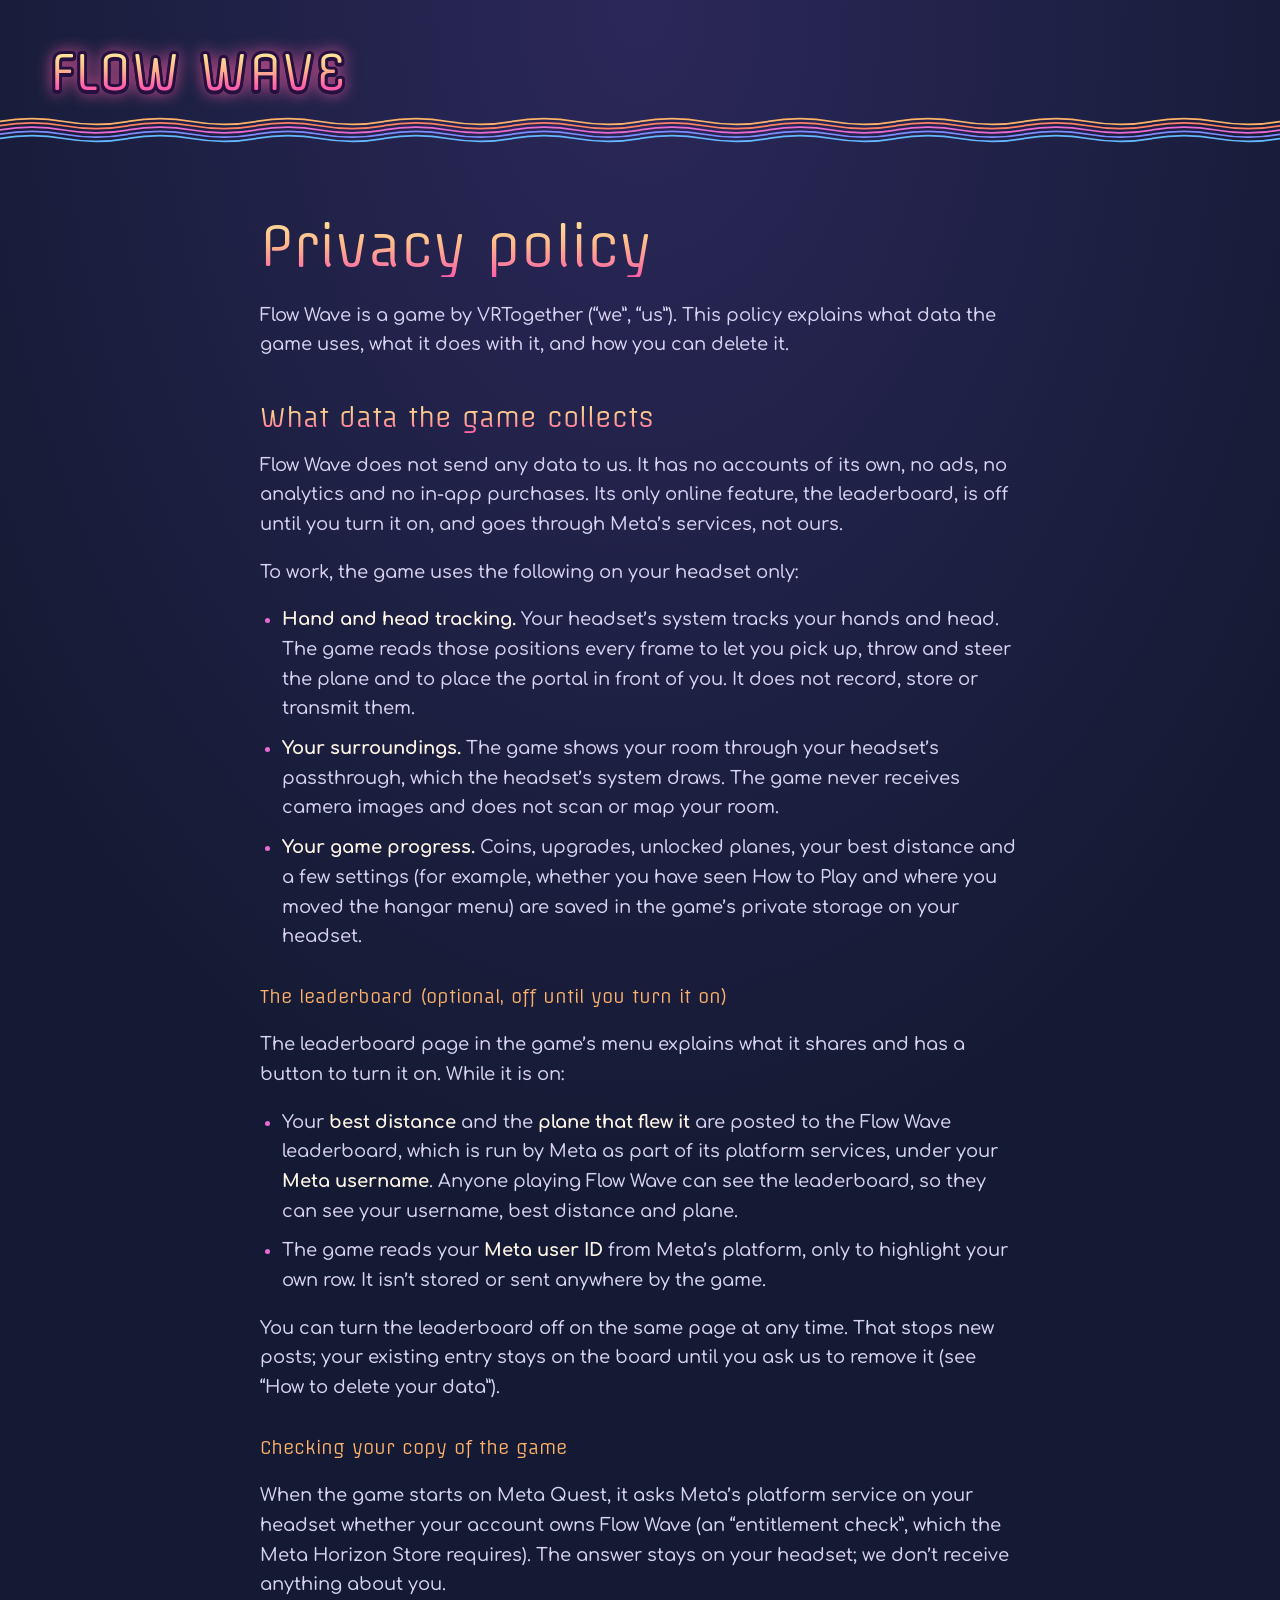
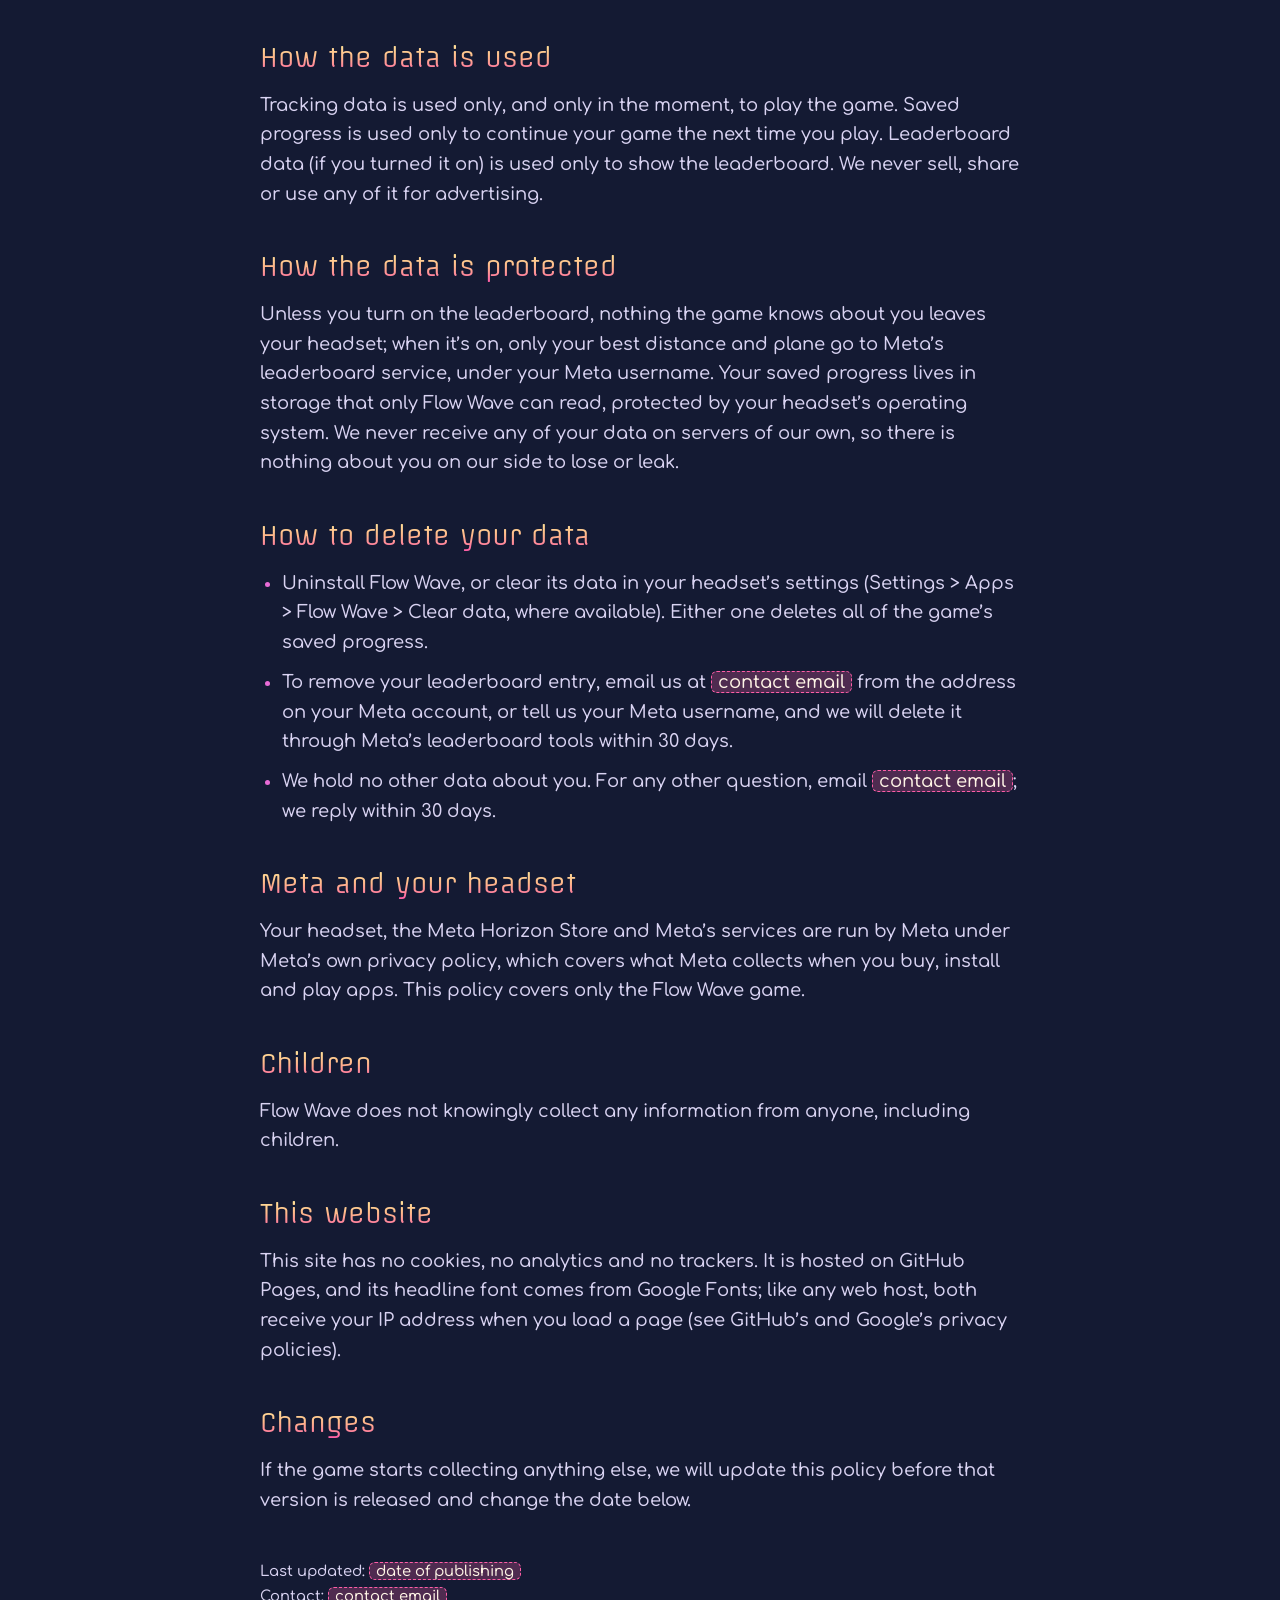
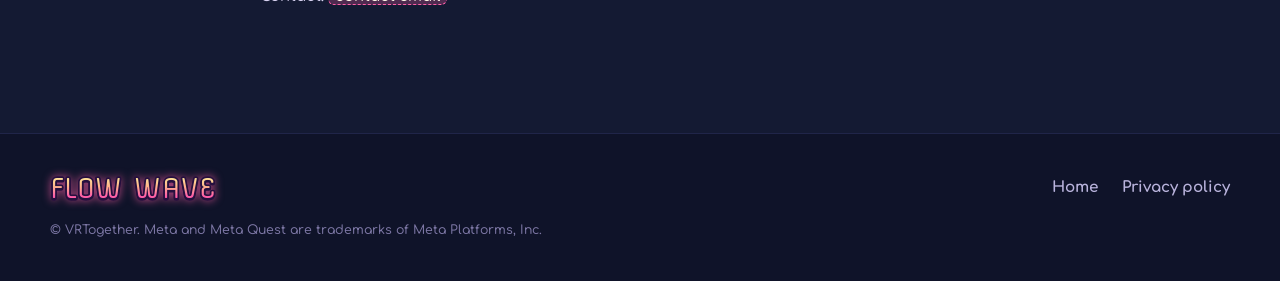
<file: flowwave/privacy.html>
<!doctype html>
<html lang="en">
<head>
  <meta charset="utf-8">
  <meta name="viewport" content="width=device-width, initial-scale=1, viewport-fit=cover">
  <title>Flow Wave: privacy policy</title>
  <meta name="description" content="What Flow Wave does with your data: nothing leaves your headset unless you turn on the optional Meta leaderboard.">
  <meta name="theme-color" content="#141A33">
  <meta name="color-scheme" content="dark">
  <link rel="icon" type="image/png" sizes="32x32" href="assets/favicon-32.png">
  <link rel="preconnect" href="https://fonts.googleapis.com">
  <link rel="preconnect" href="https://fonts.gstatic.com" crossorigin>
  <link rel="stylesheet" href="https://fonts.googleapis.com/css2?family=Offside&amp;display=swap">
  <link rel="stylesheet" href="css/site.css">
</head>
<body class="doc-page">
  <header class="doc-head">
    <div class="wrap">
      <a class="doc-head__logo wordmark" href="./"><span class="wordmark__ink" aria-hidden="true">Flow Wave</span><span class="wordmark__fill">Flow Wave</span></a>
    </div>
  </header>

  <svg class="wave-rule" aria-hidden="true" preserveAspectRatio="none" viewBox="0 0 1200 48">
    <defs>
      <pattern id="waves" width="120" height="48" patternUnits="userSpaceOnUse">
        <path d="M0 12 Q30 4 60 12 T120 12" stroke="#FFB26B"/>
        <path d="M0 18 Q30 10 60 18 T120 18" stroke="#FF8066"/>
        <path d="M0 24 Q30 16 60 24 T120 24" stroke="#E86BD6"/>
        <path d="M0 30 Q30 22 60 30 T120 30" stroke="#7D8CFF"/>
        <path d="M0 36 Q30 28 60 36 T120 36" stroke="#63B8FF"/>
      </pattern>
    </defs>
    <rect width="1200" height="48" fill="url(#waves)"/>
  </svg>

  <!-- Source: store/listing/privacy-policy.md. FILL IN the marked parts before publishing (website/README.md). -->
  <main class="doc wrap">
    <h1>Privacy policy</h1>
    <p>Flow Wave is a game by VRTogether (&ldquo;we&rdquo;, &ldquo;us&rdquo;). This policy explains what data the game uses, what it does with it, and how you can delete it.</p>

    <h2>What data the game collects</h2>
    <p>Flow Wave does not send any data to us. It has no accounts of its own, no ads, no analytics and no in-app purchases. Its only online feature, the leaderboard, is off until you turn it on, and goes through Meta&rsquo;s services, not ours.</p>
    <p>To work, the game uses the following on your headset only:</p>
    <ul>
      <li><strong>Hand and head tracking.</strong> Your headset&rsquo;s system tracks your hands and head. The game reads those positions every frame to let you pick up, throw and steer the plane and to place the portal in front of you. It does not record, store or transmit them.</li>
      <li><strong>Your surroundings.</strong> The game shows your room through your headset&rsquo;s passthrough, which the headset&rsquo;s system draws. The game never receives camera images and does not scan or map your room.</li>
      <li><strong>Your game progress.</strong> Coins, upgrades, unlocked planes, your best distance and a few settings (for example, whether you have seen How to Play and where you moved the hangar menu) are saved in the game&rsquo;s private storage on your headset.</li>
    </ul>

    <h3>The leaderboard (optional, off until you turn it on)</h3>
    <p>The leaderboard page in the game&rsquo;s menu explains what it shares and has a button to turn it on. While it is on:</p>
    <ul>
      <li>Your <strong>best distance</strong> and the <strong>plane that flew it</strong> are posted to the Flow Wave leaderboard, which is run by Meta as part of its platform services, under your <strong>Meta username</strong>. Anyone playing Flow Wave can see the leaderboard, so they can see your username, best distance and plane.</li>
      <li>The game reads your <strong>Meta user ID</strong> from Meta&rsquo;s platform, only to highlight your own row. It isn&rsquo;t stored or sent anywhere by the game.</li>
    </ul>
    <p>You can turn the leaderboard off on the same page at any time. That stops new posts; your existing entry stays on the board until you ask us to remove it (see &ldquo;How to delete your data&rdquo;).</p>

    <h3>Checking your copy of the game</h3>
    <p>When the game starts on Meta Quest, it asks Meta&rsquo;s platform service on your headset whether your account owns Flow Wave (an &ldquo;entitlement check&rdquo;, which the Meta Horizon Store requires). The answer stays on your headset; we don&rsquo;t receive anything about you.</p>

    <h2>How the data is used</h2>
    <p>Tracking data is used only, and only in the moment, to play the game. Saved progress is used only to continue your game the next time you play. Leaderboard data (if you turned it on) is used only to show the leaderboard. We never sell, share or use any of it for advertising.</p>

    <h2>How the data is protected</h2>
    <p>Unless you turn on the leaderboard, nothing the game knows about you leaves your headset; when it&rsquo;s on, only your best distance and plane go to Meta&rsquo;s leaderboard service, under your Meta username. Your saved progress lives in storage that only Flow Wave can read, protected by your headset&rsquo;s operating system. We never receive any of your data on servers of our own, so there is nothing about you on our side to lose or leak.</p>

    <h2>How to delete your data</h2>
    <ul>
      <li>Uninstall Flow Wave, or clear its data in your headset&rsquo;s settings (Settings &gt; Apps &gt; Flow Wave &gt; Clear data, where available). Either one deletes all of the game&rsquo;s saved progress.</li>
      <li>To remove your leaderboard entry, email us at <mark class="fill">contact email</mark> from the address on your Meta account, or tell us your Meta username, and we will delete it through Meta&rsquo;s leaderboard tools within 30 days.</li>
      <li>We hold no other data about you. For any other question, email <mark class="fill">contact email</mark>; we reply within 30 days.</li>
    </ul>

    <h2>Meta and your headset</h2>
    <p>Your headset, the Meta Horizon Store and Meta&rsquo;s services are run by Meta under Meta&rsquo;s own privacy policy, which covers what Meta collects when you buy, install and play apps. This policy covers only the Flow Wave game.</p>

    <h2>Children</h2>
    <p>Flow Wave does not knowingly collect any information from anyone, including children.</p>

    <h2>This website</h2>
    <p>This site has no cookies, no analytics and no trackers. It is hosted on GitHub Pages, and its headline font comes from Google Fonts; like any web host, both receive your IP address when you load a page (see GitHub&rsquo;s and Google&rsquo;s privacy policies).</p>

    <h2>Changes</h2>
    <p>If the game starts collecting anything else, we will update this policy before that version is released and change the date below.</p>

    <p class="doc__meta">Last updated: <mark class="fill">date of publishing</mark><br>Contact: <mark class="fill">contact email</mark></p>
  </main>

  <footer class="footer">
    <div class="wrap footer__inner">
      <a class="footer__logo wordmark" href="./"><span class="wordmark__ink" aria-hidden="true">Flow Wave</span><span class="wordmark__fill">Flow Wave</span></a>
      <nav class="footer__nav" aria-label="Footer">
        <a href="./">Home</a>
        <a href="privacy.html" aria-current="page">Privacy policy</a>
      </nav>
      <p class="footer__legal">&copy; VRTogether. Meta and Meta Quest are trademarks of Meta Platforms, Inc.</p>
    </div>
  </footer>
</body>
</html>
</file>
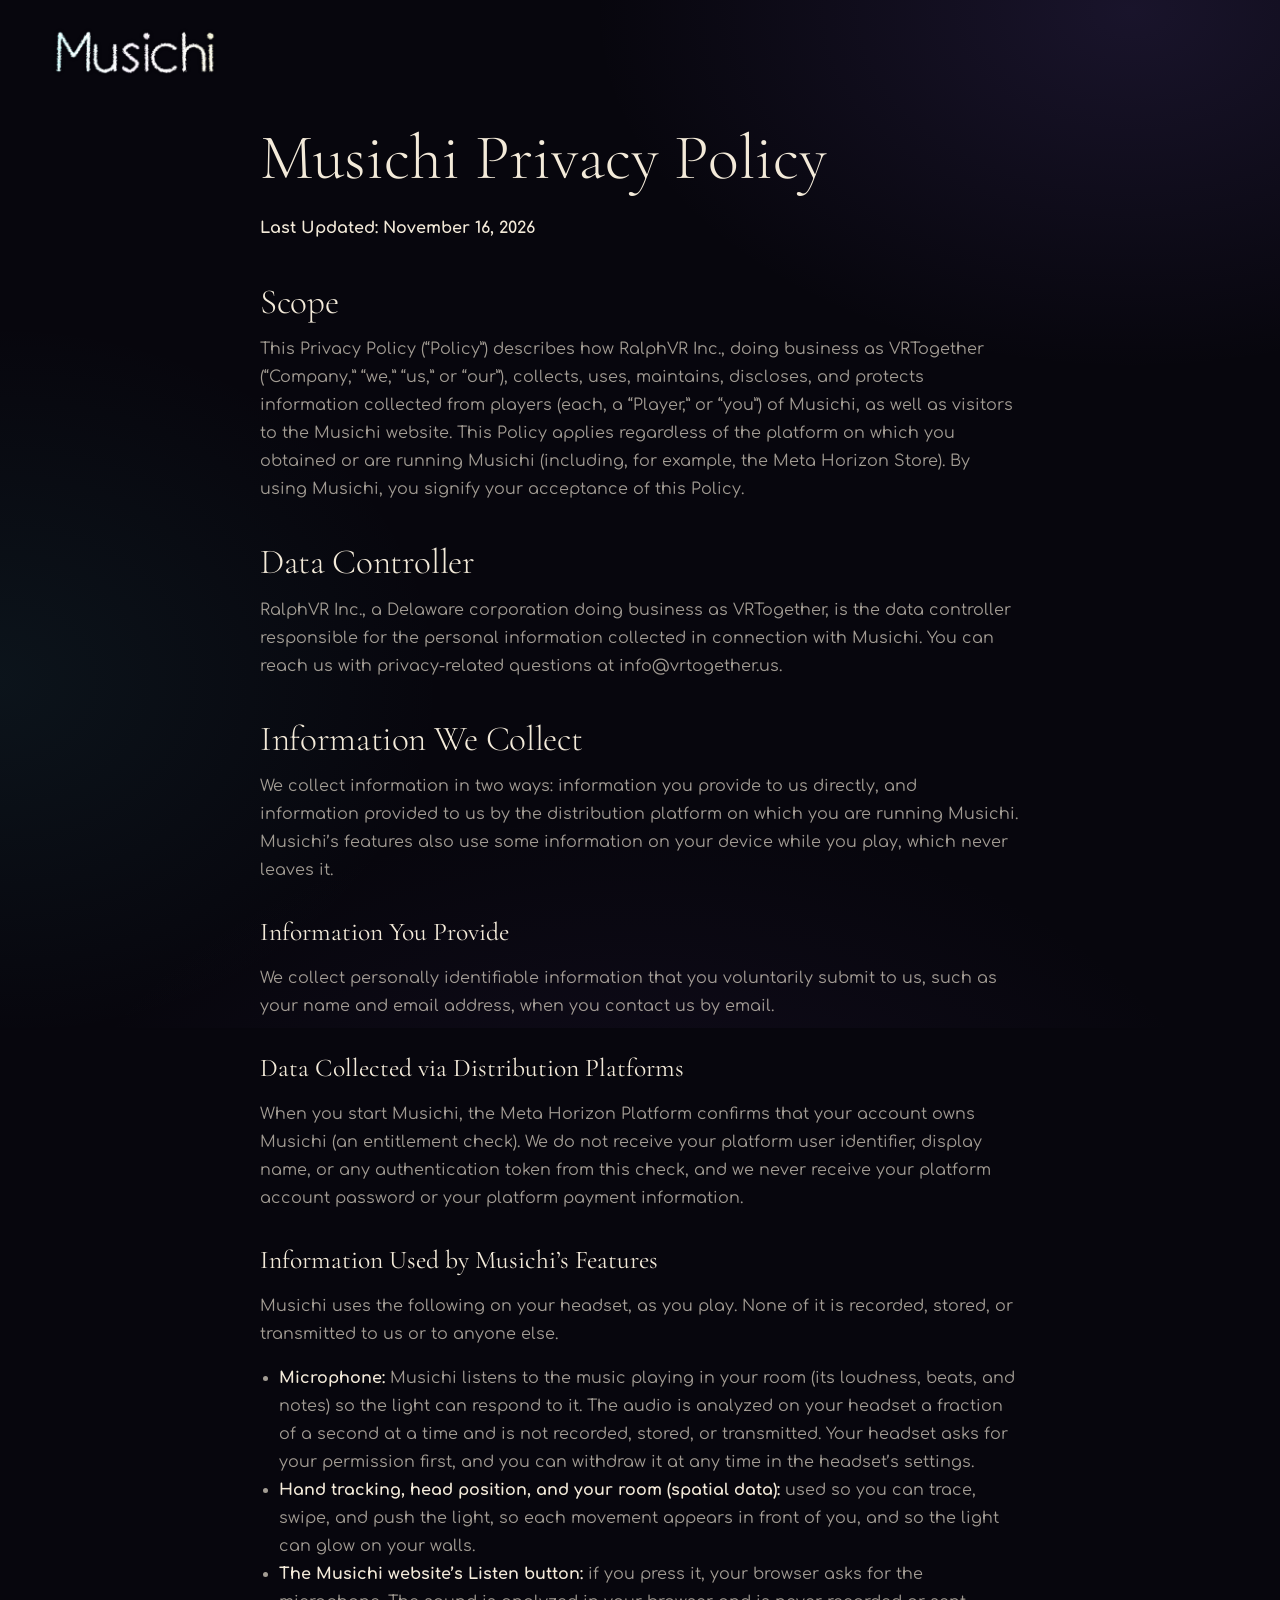
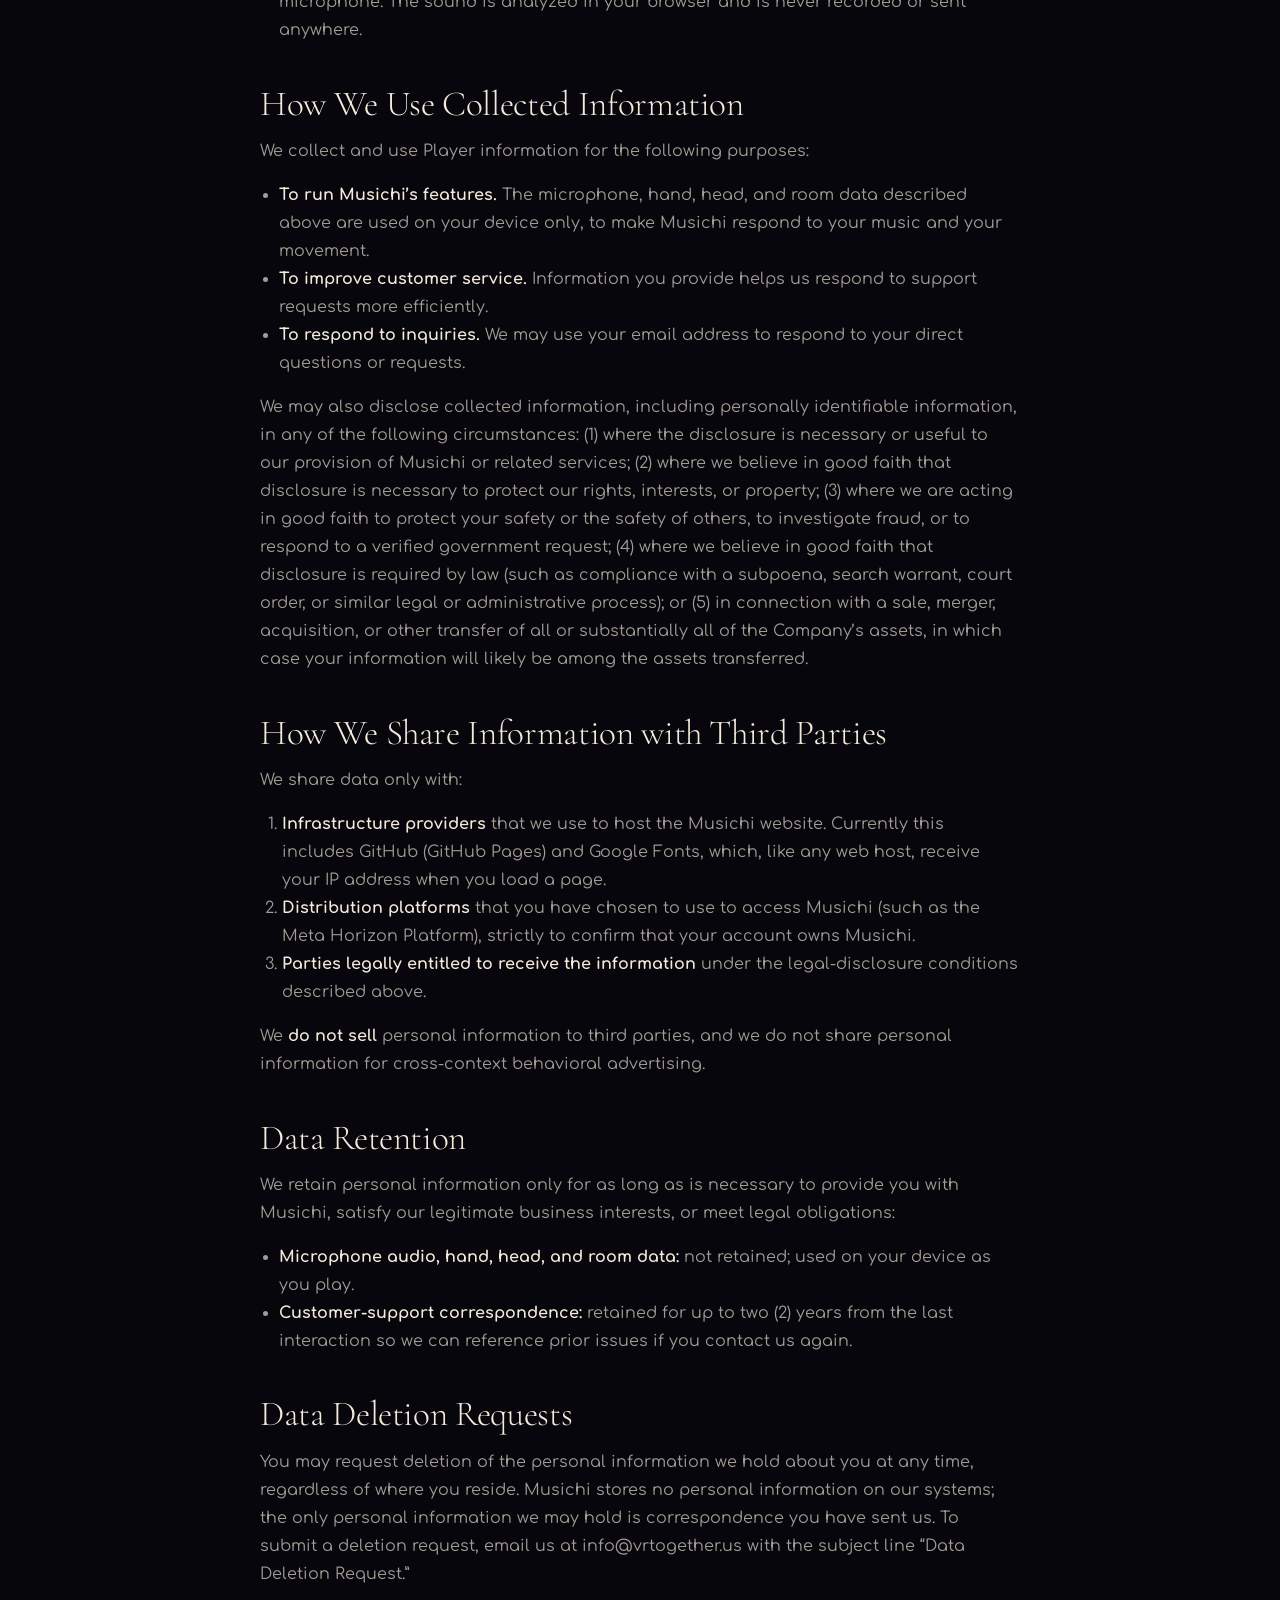
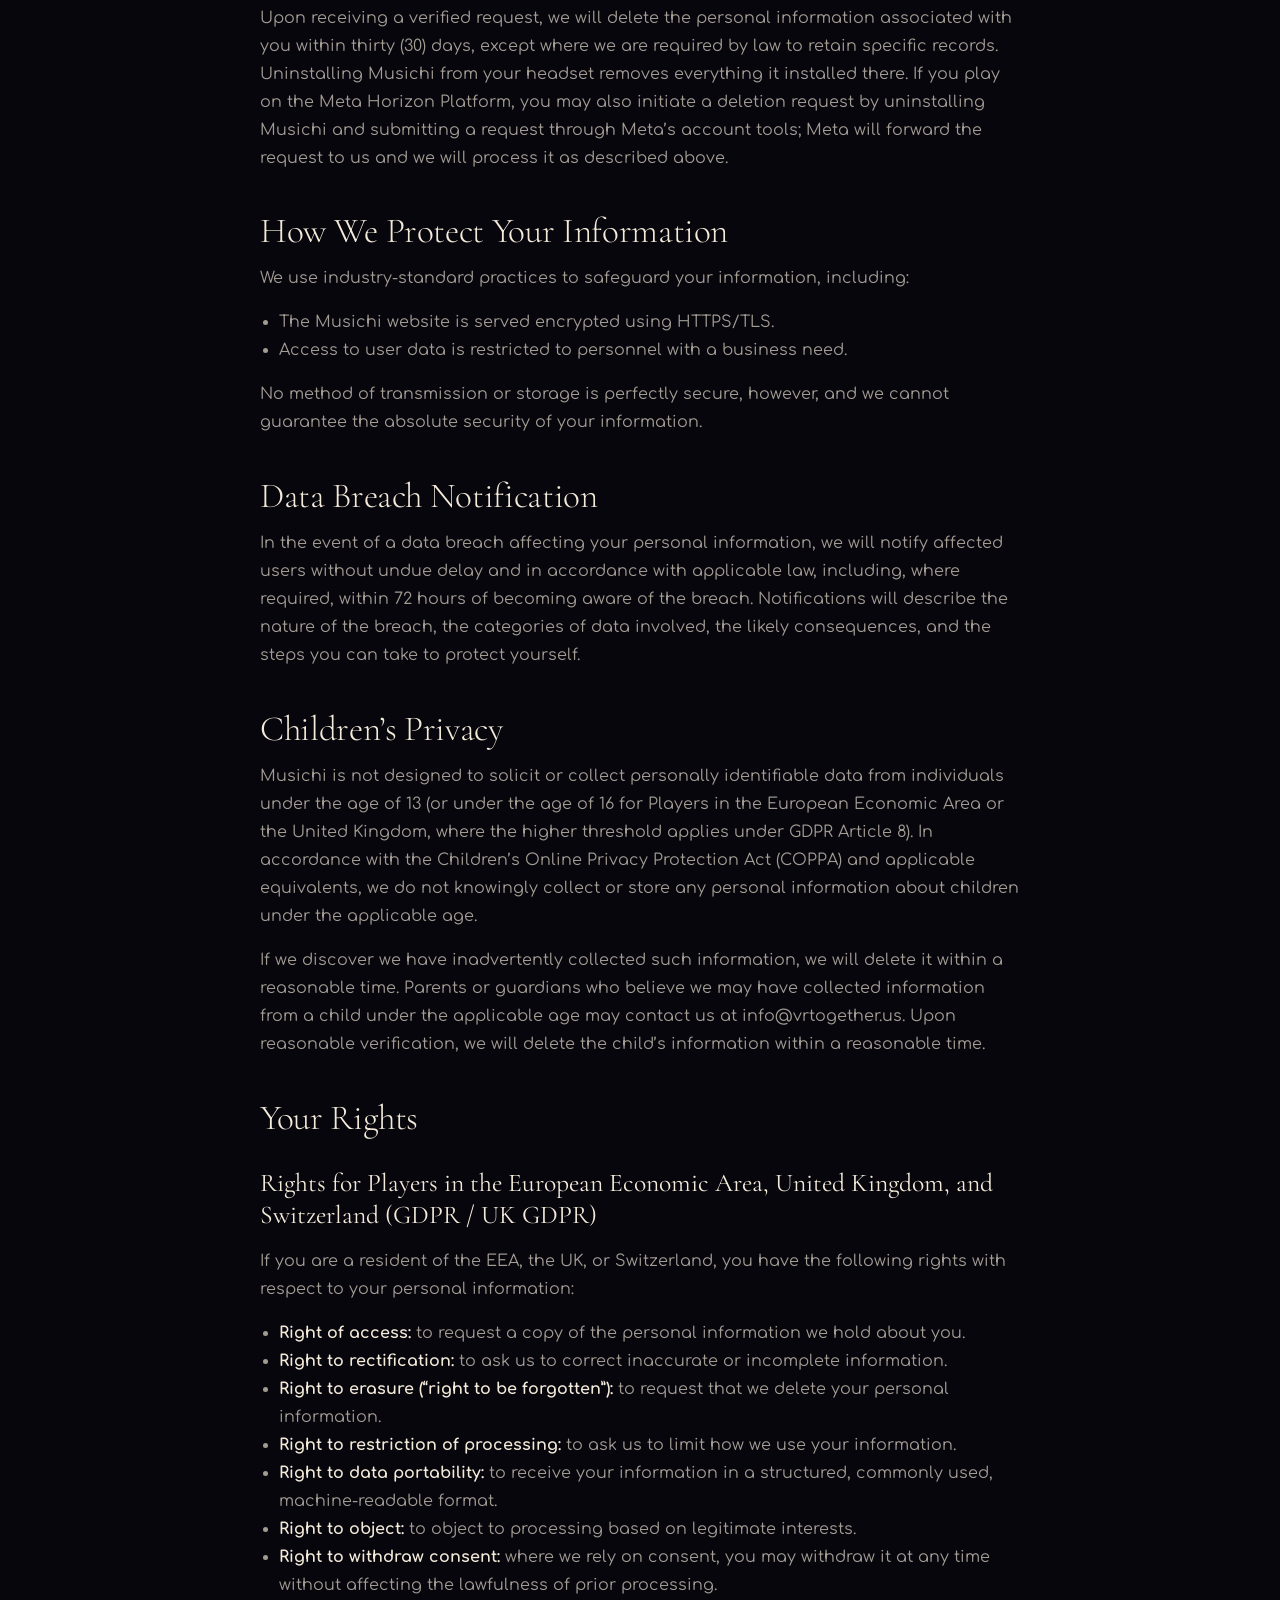
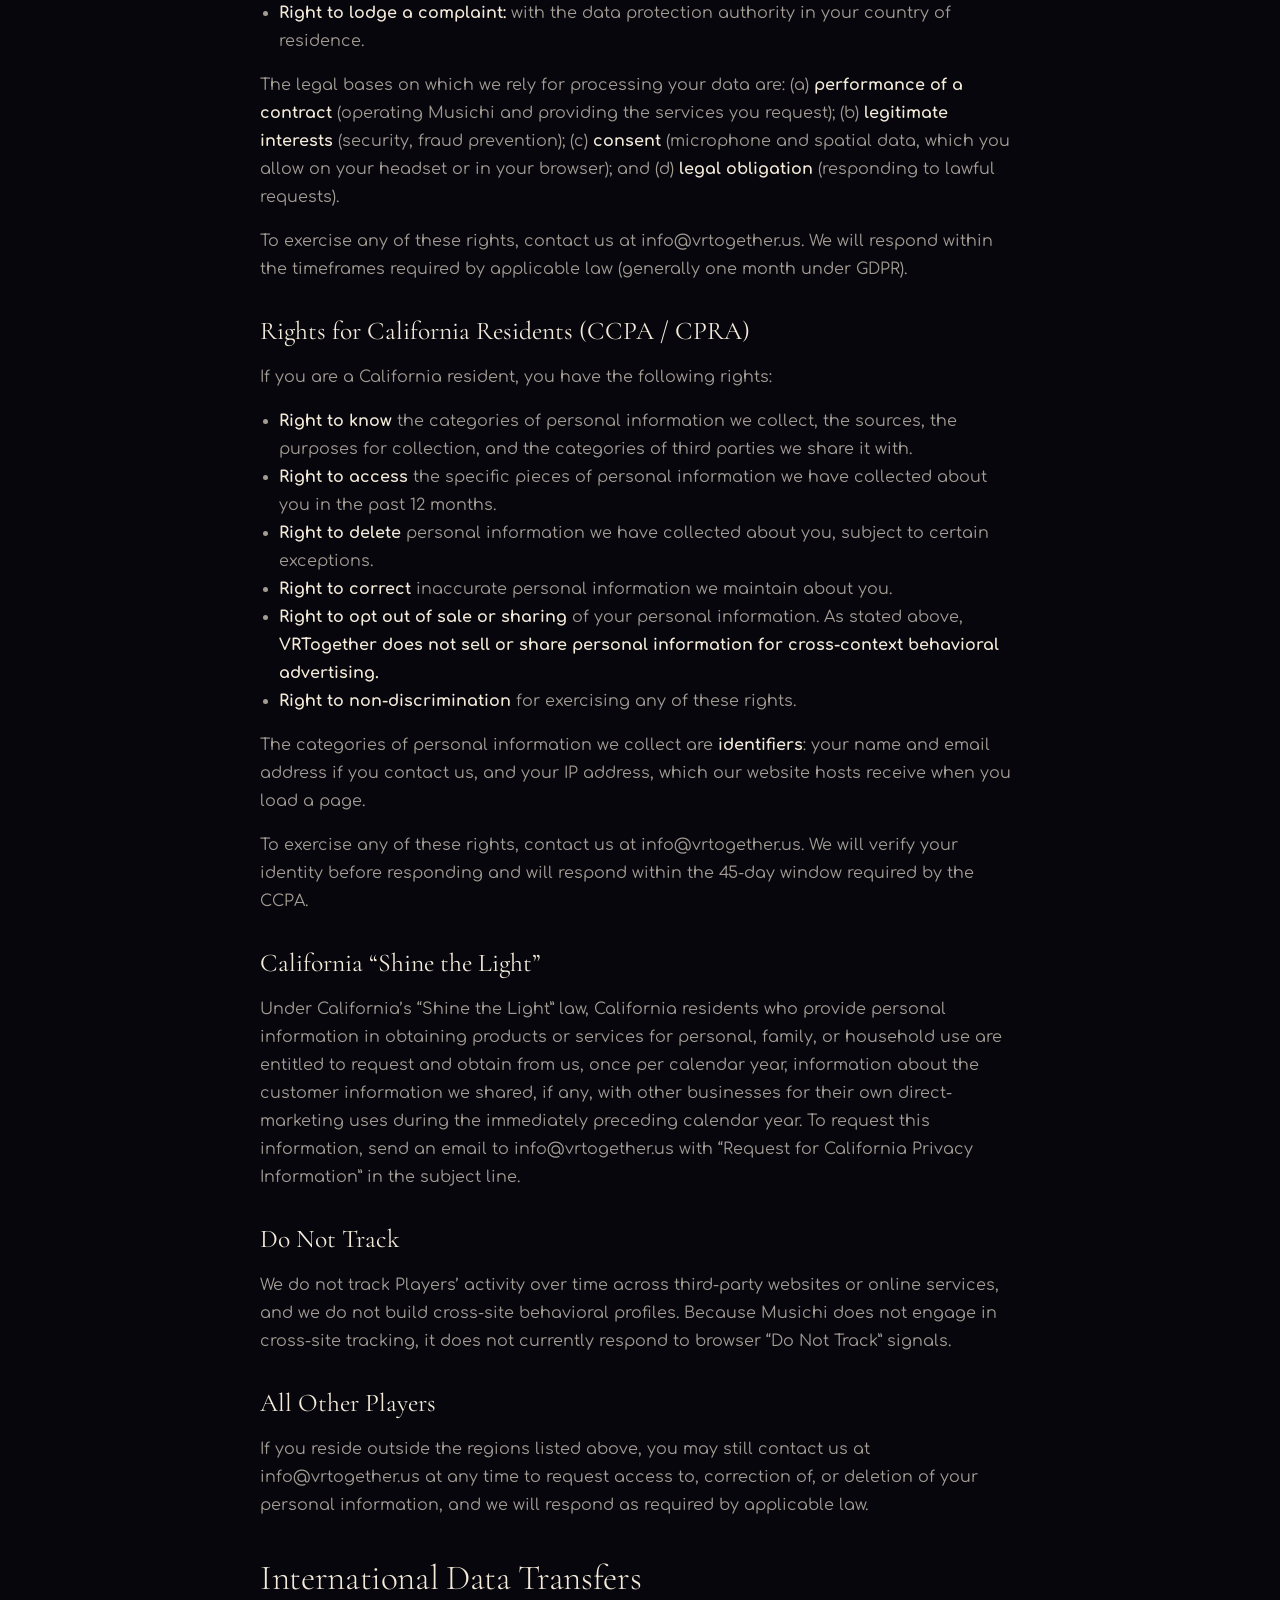
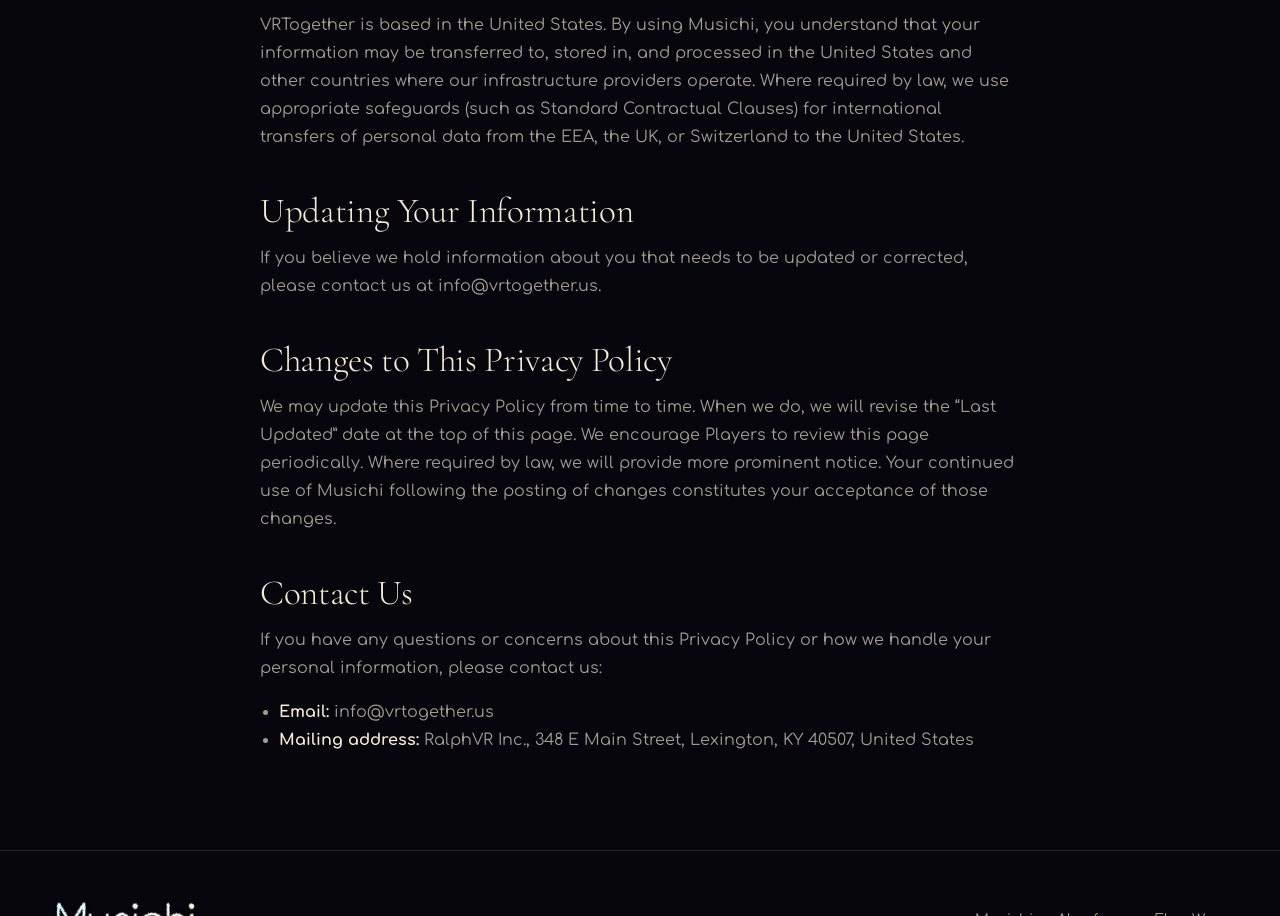
<file: musichi/privacy.html>
<!doctype html>
<html lang="en">
<head>
  <meta charset="utf-8">
  <meta name="viewport" content="width=device-width, initial-scale=1">
  <title>Musichi Privacy Policy</title>
  <meta name="color-scheme" content="dark">
  <!-- The policy moved to privacy-policy/ (16 Nov 2026); this page sends old links there. -->
  <link rel="canonical" href="https://ralphvr.com/musichi/privacy-policy/">
  <meta http-equiv="refresh" content="0; url=privacy-policy/">
  <style>body { margin: 0; padding: 40px 16px; background: #07060d; color: #f3ead9; font: 16px/1.6 system-ui, sans-serif; } a { color: #8cc8ff; }</style>
</head>
<body>
  <p>The Musichi privacy policy has moved: <a href="privacy-policy/">ralphvr.com/musichi/privacy-policy/</a></p>
</body>
</html>
</file>
<file: styles/main.css>
@import url('https://fonts.googleapis.com/css?family=Exo');

@font-face {
    font-family: 'LeagueSpartan-Bold';
    src: url(LeagueSpartan-Bold.otf) format("opentype");
}


html {
  margin: 0px;
  padding: 0px;
}
body {
    font-family: 'LeagueSpartan-Bold';
    background-color:#6d5794;
    margin: 0px;
    padding: 0px;
}


html, body {width: auto!important; overflow-x: hidden!important}

h2{
  color: white;
  font-size: 2.2em;
  padding: 16px;
}

.hero {
  background-image: url('../images/ralphvr_website_hero_v2.jpg');
  width: 100%;
  height: 837px;
  background-size: cover;
  background-repeat: no-repeat;
  background-position: center;
  color: white;

  display: flex;
  justify-content: center;
  flex-direction: column;
  justify-content: flex-end;
}

.hero h2 {
  margin: 0px;
  font-family: 'Fira Sans', sans-serif;
  font-size: 2.8em;
  width: 100%;
  letter-spacing: 2px;
}

.hero h4 {
  font-family: 'LeagueSpartan-Bold', 'Montserrat', sans-serif;
  font-size: 1.2em;
  max-width: 90%;
  margin-right: auto;
  margin-left: auto;
}


.hero hr {
  width: 45%;
  border: 1px solid white;
}

.mast-container {
  margin-bottom: 4em;
}

.logo-container {
  background-color: #6d5794;
  min-height: 100px;
  padding-top: 50px;
  font-size: 1.5em;
  color: #ffffff;
  display: inline-flex;
  justify-content: center;
  width: 100%;
}

.logo-container p {
  padding: 0px;
  margin: 0.7em 0 0 0.5em;
}

.container{
  padding: 16px;
  display: flex;
  flex-wrap: wrap;

}

.center-members {
  justify-content: space-around;
}
.column-members {
  flex-direction: column;
}

.call {
  margin-top: 20px;
  background-color: white;
  width: 20%;
  padding: 30px;
  border-radius: 20px;
  text-align: center;
}

.call .title {
  font-size: 2em;
  text-align: center;
  font-weight: bold;
  color: #6d5794;
}

.call .text {
  margin-top:20px;
  text-align: center;
}

.partner {
  width: 150px;
}
.partner p {
  color: white;
  text-align: center;
}

.project-card{
  display: flex;
  flex-direction: row;
  margin-top: 20px;
}

.project-card .content{
  color: white;
}

.mast-container {
    width: 75%;
    margin-left: auto;
    margin-right: auto;
    text-align: center;
    padding-left: 150px;
}

@media only screen and (min-width: 601px) {
  h1 {
    font-size: 6em;
    margin-bottom: 0px;
  }

  h3 {
    font-size: 2em;
  }

  .mast-container {
    margin-bottom: 20em;
  }

}

@media only screen and (max-width: 600px) {
  .container{
    padding: 8px;
  }
  h2 {
    padding: 8px;
  }
  .call {
    width: 90%;
  }
  .project-card {
    flex-direction: column;
  }

  .logo-container {
    flex-direction: column;
    padding-top: 30px;
    padding-bottom: 30px;
    text-align: center;
  }

  .logo-container img {
    margin-left: auto;
    margin-right: auto;
  }

  .hero {
    height: 700px;
    background-position:28% 75%;
  }

  .hero h2 {
    font-size: 2.1em;
    margin-bottom: 0em;
  }

  .hero hr {
    display: none;
  }

  .hero h4 {
    font-size: 1.1em;
    font-weight: lighter;
    font-family: 'Montserrat';
    line-height: 23px;
    margin-top: 0px;
  }

  .mast-container {
    color:#6d5794;
    margin-bottom: 16em;
    padding-left: 0px;
  }

  .mast-container h2{
    color:#6d5794;
  }



}
</file>
<file: flowwave/css/site.css>
/* Flow Wave site. Colours are the game's palette (hero-art-depot/brand/palette.png); the beat is the run music's
   120 BPM, so everything that pulses here pulses with the game's tempo. */

@font-face {
  font-family: "Comfortaa";
  src: url("../assets/fonts/Comfortaa-VariableFont_wght.ttf") format("truetype");
  font-weight: 300 700;
  font-display: swap;
}

:root {
  --navy: #141A33;
  --navy-2: #1A1E40;
  --indigo: #2E295E;
  --periwinkle: #7D8CFF;
  --sky: #63B8FF;
  --cyan: #4FE3FF;
  --orchid: #E86BD6;
  --pink: #FF5EA8;
  --coral: #FF8066;
  --peach: #FFB26B;
  --gold: #F2D15C;
  --sunset: #FF8099;
  --haze: #8C5294;
  --star: #FFF5E6;
  --ink: #26103F;               /* the logo's outline */
  --text: #F3ECFF;
  --muted: #B9B3DC;

  --contour: linear-gradient(90deg, var(--peach), var(--coral), var(--orchid), var(--periwinkle), var(--sky));
  --title: linear-gradient(180deg, #FFE59A 0%, #FFB98A 45%, #FF5EA8 100%);

  --beat: 0.5s;                 /* 120 BPM */
  --wrap: 1180px;
  --gutter: clamp(16px, 4vw, 40px);
  --radius: 22px;

  --display: "Offside", "Comfortaa", ui-rounded, system-ui, sans-serif;   /* headers; one weight (400) */
}
h1, h2, h3, .wordmark { font-family: var(--display); font-weight: 400; font-synthesis: none; }

*, *::before, *::after { box-sizing: border-box; }
html { scroll-behavior: smooth; -webkit-text-size-adjust: 100%; }
body {
  margin: 0;
  background: var(--navy);
  color: var(--text);
  font-family: "Comfortaa", ui-rounded, "Segoe UI", system-ui, sans-serif;
  font-weight: 500;
  font-size: clamp(16px, 1.05vw + 11px, 18px);
  line-height: 1.65;
  overflow-x: hidden;
  -webkit-font-smoothing: antialiased;
}
img, video, svg { display: block; max-width: 100%; }
img { height: auto; }             /* the width/height attributes are for layout reservation, not the drawn size */
a { color: inherit; }
button { font: inherit; color: inherit; }
:focus-visible { outline: 3px solid var(--cyan); outline-offset: 4px; border-radius: 8px; }

.skip {
  position: absolute; left: 16px; top: -60px; z-index: 50;
  padding: 10px 16px; border-radius: 12px; background: var(--star); color: var(--ink); font-weight: 700;
}
.skip:focus { top: 16px; }

.wrap { width: min(var(--wrap), 100% - 2 * var(--gutter)); margin-inline: auto; }

/* ------------------------------------------------------------------ hero */

.hero {
  --horizon: 61%;
  --sun: min(48svh, 50vw);
  position: relative;
  height: 100svh;
  min-height: 640px;
  max-height: 1200px;
  overflow: hidden;
  isolation: isolate;
}
.sky {
  position: absolute; inset: 0; z-index: -1;
  background:
    radial-gradient(60% 45% at 50% var(--horizon), rgba(255, 94, 168, 0.55), rgba(232, 107, 214, 0.18) 45%, transparent 75%),
    linear-gradient(180deg, #121733 0%, #1F2152 30%, #3A2763 50%, #7A3A7E calc(var(--horizon) - 4%), #FF8099 var(--horizon), #3A2050 calc(var(--horizon) + 0.5%), #1B1638 100%);
}

.stars { position: absolute; inset: 0 0 calc(100% - var(--horizon)) 0; }
.star {
  position: absolute; width: var(--s, 10px); aspect-ratio: 1;
  background:
    radial-gradient(circle, #fff 0 12%, transparent 30%),
    linear-gradient(90deg, transparent 47%, rgba(255, 245, 230, 0.9) 50%, transparent 53%),
    linear-gradient(0deg, transparent 47%, rgba(255, 245, 230, 0.9) 50%, transparent 53%);
  -webkit-mask: radial-gradient(circle, #000 0 18%, rgba(0, 0, 0, 0.6) 35%, transparent 70%);
          mask: radial-gradient(circle, #000 0 18%, rgba(0, 0, 0, 0.6) 35%, transparent 70%);
  animation: twinkle var(--t, 3s) ease-in-out var(--d, 0s) infinite;
}
@keyframes twinkle { 0%, 100% { opacity: 0.35; transform: scale(0.8); } 50% { opacity: 1; transform: scale(1.1); } }

.sun-glow {
  position: absolute; left: 50%; top: var(--horizon);
  width: calc(var(--sun) * 2.2); aspect-ratio: 1;
  transform: translate(-50%, calc(-50% - var(--sun) * 0.2));
  background: radial-gradient(circle, rgba(255, 128, 153, 0.55) 0 22%, rgba(232, 107, 214, 0.22) 38%, transparent 62%);
  animation: beat-glow var(--beat) cubic-bezier(.2, .7, .3, 1) infinite;
}
@keyframes beat-glow { 0% { opacity: 1; scale: 1.04; } 100% { opacity: 0.72; scale: 1; } }

.sun {
  position: absolute; left: 50%; top: var(--horizon);
  width: calc(var(--sun) * 2.4); height: calc(var(--sun) * 1.2);
  max-width: none;
  transform: translate(-50%, calc(-50% - var(--sun) * 0.2));
  overflow: visible;
  filter: drop-shadow(0 0 calc(var(--sun) * 0.06) rgba(255, 150, 160, 0.6));
}
.sun .ring { stroke: var(--gold); stroke-width: 1.5; animation: ring-beat var(--beat) ease-out infinite; }
@keyframes ring-beat { 0% { stroke-width: 2.1; } 100% { stroke-width: 1.3; } }

.horizon {
  position: absolute; left: 0; right: 0; top: var(--horizon); height: 2px; transform: translateY(-1px);
  background: linear-gradient(90deg, transparent, #FFC2CF 20%, #fff 50%, #FFC2CF 80%, transparent);
  box-shadow: 0 0 18px 4px rgba(255, 128, 153, 0.75), 0 0 60px 12px rgba(255, 94, 168, 0.35);
  z-index: 2;
}

.spire {
  position: absolute; bottom: calc(100% - var(--horizon)); height: calc(var(--sun) * 0.62); width: auto;
  opacity: 0.85; filter: saturate(1.1);
  transform: translateX(calc(var(--px, 0) * -7px));
}
.spire-l { left: 14%; }
.spire-r { right: 17%; height: calc(var(--sun) * 0.44); }

.cloud {
  position: absolute; width: calc(var(--sun) * 0.62); height: auto; opacity: 0.92; will-change: transform;
  transform: translateX(calc(var(--px, 0) * -18px));    /* parallax against the plane's lane position */
}
.cloud-1 { left: 3%;  top: calc(var(--horizon) - var(--sun) * 0.3); animation: drift 22s ease-in-out infinite alternate; }
.cloud-2 { right: 2%; top: calc(var(--horizon) - var(--sun) * 0.62); width: calc(var(--sun) * 0.46); animation: drift 28s ease-in-out -9s infinite alternate-reverse; }
.cloud-3 { right: 22%; top: calc(var(--horizon) - var(--sun) * 0.08); width: calc(var(--sun) * 0.3); opacity: 0.7; animation: drift 34s ease-in-out -4s infinite alternate; }
@keyframes drift { from { translate: -2.5vw 0; } to { translate: 2.5vw -0.6vh; } }

.floor {
  position: absolute; left: 0; right: 0; top: var(--horizon); bottom: 0; width: 100%; height: calc(100% - var(--horizon));
  z-index: 1;
  /* Without JS, a static floor. */
  background: linear-gradient(180deg, rgba(58, 32, 80, 0.55), #2A1A4A 18%, #1B1638 100%);
}

.plane {
  position: absolute; left: 50%; bottom: 9%; z-index: 3;
  width: clamp(170px, 26vw, 390px); height: auto; max-width: none;
  transform: translateX(-50%);
  filter: drop-shadow(0 10px 18px rgba(20, 10, 40, 0.55)) drop-shadow(0 0 22px rgba(242, 209, 92, 0.35));
  pointer-events: none;
}
.plane.is-flying { left: 0; top: 0; bottom: auto; will-change: transform; }

.scanlines {
  position: absolute; inset: 0; z-index: 4; pointer-events: none;
  background: repeating-linear-gradient(180deg, transparent 0 3px, rgba(255, 255, 255, 0.035) 3px 4px);
  mix-blend-mode: overlay;
}

.hero-content {
  position: relative; z-index: 5;
  height: 100%;
  display: flex; flex-direction: column; align-items: center; justify-content: center;
  padding: 0 var(--gutter) clamp(120px, 22svh, 240px);
  text-align: center;
}
/* The title, set in Offside with the game logo's treatment: gold → pink fill over a thick ink outline, pink glow.
   Two stacked copies of the text (the outline copy is hidden from screen readers) work in every browser. */
.wordmark {
  display: inline-grid; margin: 0;
  text-transform: uppercase; letter-spacing: 0.03em; line-height: 1.05; white-space: nowrap; text-decoration: none;
}
.wordmark > span { grid-area: 1 / 1; position: relative; }   /* positioned, so the fill can sit over the filtered ink */
.wordmark__ink {
  color: var(--ink); -webkit-text-stroke: 0.12em var(--ink);
  filter: drop-shadow(0 0.04em 0 var(--ink)) drop-shadow(0 0 0.16em rgba(255, 94, 168, 0.7));
}
.wordmark__fill {
  z-index: 1;
  background: linear-gradient(180deg, #FFE59A 12%, #FFB98A 42%, #FF5EA8 78%);
  -webkit-background-clip: text; background-clip: text; color: transparent;
}
.wordmark--hero { font-size: clamp(3rem, 12vw, 8.6rem); animation: logo-in 1.1s cubic-bezier(.2, .8, .2, 1) both; }
@keyframes logo-in { from { transform: translateY(18px) scale(0.96); } }   /* motion only: the hero never waits on an animation to be visible */

.tagline {
  margin: clamp(10px, 2svh, 22px) 0 0;
  font-size: clamp(1.4rem, 2.6vw, 2.1rem); font-weight: 700; letter-spacing: 0.02em; line-height: 1.25;
  color: var(--star);
  /* the logo's ink outline, so it reads over the sun as well as the sky */
  text-shadow: 2px 0 0 var(--ink), -2px 0 0 var(--ink), 0 2px 0 var(--ink), 0 -2px 0 var(--ink),
    1.5px 1.5px 0 var(--ink), -1.5px 1.5px 0 var(--ink), 1.5px -1.5px 0 var(--ink), -1.5px -1.5px 0 var(--ink),
    0 4px 0 var(--ink), 0 0 26px rgba(255, 94, 168, 0.8);
  animation: rise 0.9s 0.25s cubic-bezier(.2, .8, .2, 1) both;
}
@keyframes rise { from { transform: translateY(14px); } }

.cta-row {
  margin-top: clamp(18px, 3.2svh, 34px);
  display: flex; flex-wrap: wrap; gap: 14px 22px; align-items: center; justify-content: center;
  animation: rise 0.9s 0.45s cubic-bezier(.2, .8, .2, 1) both;
}

/* The big button: the logo's look (gold → pink fill, ink outline, pink glow), breathing on the beat. */
.store-btn {
  position: relative;
  display: inline-grid; grid-template-columns: auto auto; grid-template-rows: auto auto; column-gap: 18px; align-items: center;
  padding: 14px 30px 15px 36px;
  min-height: 78px;
  border-radius: 999px;
  background: var(--title);
  border: 3px solid var(--ink);
  color: var(--ink); text-decoration: none; text-align: left;
  box-shadow: 0 0 0 2px rgba(255, 229, 154, 0.4) inset, 0 8px 0 var(--ink), 0 0 34px rgba(255, 94, 168, 0.65);
  transition: transform 0.18s cubic-bezier(.2, .8, .2, 1), box-shadow 0.18s;
  animation: btn-beat var(--beat) ease-out infinite;
}
.store-btn::after {            /* a light sweep, once every two bars */
  content: ""; position: absolute; inset: 0; border-radius: inherit; pointer-events: none;
  background: linear-gradient(105deg, transparent 35%, rgba(255, 255, 255, 0.55) 50%, transparent 65%) -150% 0 / 60% 100% no-repeat;
  animation: sweep 4s ease-in-out 1.2s infinite;
}
@keyframes sweep { 0%, 70% { background-position: -150% 0; } 100% { background-position: 250% 0; } }
@keyframes btn-beat {
  0% { box-shadow: 0 0 0 2px rgba(255, 229, 154, 0.4) inset, 0 8px 0 var(--ink), 0 0 46px rgba(255, 94, 168, 0.9); }
  100% { box-shadow: 0 0 0 2px rgba(255, 229, 154, 0.4) inset, 0 8px 0 var(--ink), 0 0 28px rgba(255, 94, 168, 0.5); }
}
.store-btn__small { grid-column: 1; grid-row: 1; font-size: 0.82rem; font-weight: 700; letter-spacing: 0.14em; text-transform: uppercase; line-height: 1; opacity: 0.8; }
.store-btn__big { grid-column: 1; grid-row: 2; font-size: clamp(1.5rem, 2.4vw, 1.9rem); font-weight: 700; line-height: 1.15; letter-spacing: 0.01em; }
.store-btn__arrow { grid-column: 2; grid-row: 1 / 3; width: 30px; height: 30px; transition: transform 0.2s cubic-bezier(.2, .8, .2, 1); }
.store-btn:hover { transform: translateY(-3px); }
.store-btn:hover .store-btn__arrow { transform: translateX(5px); }
.store-btn:active { transform: translateY(5px); box-shadow: 0 0 0 2px rgba(255, 229, 154, 0.4) inset, 0 3px 0 var(--ink), 0 0 30px rgba(255, 94, 168, 0.6); }

.ghost-btn {
  display: inline-flex; align-items: center; gap: 10px;
  padding: 12px 22px; border-radius: 999px;
  color: var(--star); text-decoration: none; font-weight: 700;
  background: rgba(20, 26, 51, 0.45);
  border: 2px solid rgba(99, 184, 255, 0.55);
  box-shadow: 0 0 18px rgba(79, 227, 255, 0.25);
  backdrop-filter: blur(6px); -webkit-backdrop-filter: blur(6px);
  transition: border-color 0.2s, box-shadow 0.2s, transform 0.2s;
}
.ghost-btn svg { width: 18px; height: 18px; color: var(--cyan); }
.ghost-btn:hover { border-color: var(--cyan); box-shadow: 0 0 26px rgba(79, 227, 255, 0.5); transform: translateY(-2px); }

.chips {
  list-style: none; margin: clamp(16px, 2.6svh, 26px) 0 0; padding: 0;
  display: flex; flex-wrap: wrap; justify-content: center; gap: 8px;
  animation: rise 0.9s 0.55s cubic-bezier(.2, .8, .2, 1) both;
}
.chips li {
  padding: 5px 13px; border-radius: 999px;
  font-size: 0.8rem; font-weight: 700; letter-spacing: 0.06em; text-transform: uppercase;
  color: var(--star); background: rgba(38, 16, 63, 0.55); border: 1px solid rgba(255, 178, 107, 0.35);
}

.scroll-cue {
  position: absolute; left: 50%; bottom: 18px; z-index: 6; translate: -50% 0;
  width: 28px; height: 44px; border-radius: 14px; border: 2px solid rgba(255, 245, 230, 0.6);
}
.scroll-cue span {
  position: absolute; left: 50%; top: 8px; width: 4px; height: 8px; margin-left: -2px; border-radius: 2px; background: var(--star);
  animation: cue 2s ease-in-out infinite;
}
@keyframes cue { 0% { opacity: 0; translate: 0 0; } 30% { opacity: 1; } 80%, 100% { opacity: 0; translate: 0 14px; } }

/* The game's sine-wave border, five contour lines flowing one period every four beats. */
.wave-rule { width: 100%; height: 34px; margin-top: -17px; position: relative; z-index: 2; }
.wave-rule path { fill: none; stroke-width: 2.4; stroke-linecap: round; }

/* --------------------------------------------------------------- sections */

.section { position: relative; padding: clamp(72px, 11vw, 140px) 0; }
.eyebrow {
  margin: 0 0 10px; font-size: 0.82rem; font-weight: 700; letter-spacing: 0.2em; text-transform: uppercase;
  background: var(--contour); -webkit-background-clip: text; background-clip: text; color: transparent;
  width: fit-content;
}
h2 {
  margin: 0; max-width: 20ch;
  font-size: clamp(2rem, 4.4vw, 3.4rem); line-height: 1.12;
  background: var(--title); -webkit-background-clip: text; background-clip: text; color: transparent;
  filter: drop-shadow(0 0 22px rgba(255, 94, 168, 0.3));
  text-wrap: balance;
}
h3 { margin: 0; font-size: 1.45rem; color: var(--star); }
.lede { margin: 18px 0 0; max-width: 56ch; font-size: clamp(1.02rem, 1.3vw, 1.2rem); color: var(--muted); }

/* How it plays */
.how { background: radial-gradient(80% 60% at 50% 0%, rgba(46, 41, 94, 0.9), transparent 70%), var(--navy); }
.steps {
  list-style: none; padding: 0; margin: clamp(40px, 6vw, 64px) 0 0;
  display: grid; grid-template-columns: repeat(3, 1fr); gap: clamp(16px, 2.4vw, 28px);
}
.step {
  position: relative; padding: 14px 14px 26px;
  border-radius: var(--radius);
  background: linear-gradient(180deg, rgba(46, 41, 94, 0.85), rgba(26, 30, 64, 0.9));
  border: 1px solid rgba(125, 140, 255, 0.25);
  box-shadow: 0 20px 50px rgba(8, 6, 24, 0.45);
  transition: transform 0.3s cubic-bezier(.2, .8, .2, 1), border-color 0.3s;
}
.step::before {                 /* the game panels' gradient bar */
  content: ""; position: absolute; left: 28%; right: 28%; top: -2px; height: 4px; border-radius: 4px;
  background: var(--contour); box-shadow: 0 0 14px rgba(232, 107, 214, 0.7);
}
.step:hover { transform: translateY(-6px); border-color: rgba(232, 107, 214, 0.6); }
.step__pic { position: relative; border-radius: 14px; overflow: hidden; aspect-ratio: 4 / 3; background: #1d1840; }
.step__pic img { width: 100%; height: 100%; object-fit: cover; }
.step__pic--swap img { position: absolute; inset: 0; }
.step__pic--swap img + img { animation: swap 4s ease-in-out infinite; }
@keyframes swap { 0%, 40% { opacity: 0; } 50%, 90% { opacity: 1; } 100% { opacity: 0; } }
.step__num {
  display: block; margin: 20px 12px 2px; font-size: 0.9rem; font-weight: 700; letter-spacing: 0.18em;
  background: var(--contour); -webkit-background-clip: text; background-clip: text; color: transparent; width: fit-content;
}
.step h3, .step p { margin-inline: 12px; }
.step p { margin-top: 6px; margin-bottom: 0; color: var(--muted); }

/* Trailer in a torn neon portal */
.trailer { background: linear-gradient(180deg, var(--navy), #1A1640 50%, var(--navy)); }
.portal { position: relative; margin: clamp(40px, 6vw, 70px) auto 0; max-width: 1040px; }
.portal__window {
  position: relative; aspect-ratio: 16 / 9; overflow: hidden;
  border-radius: 6px; background: #0e0f22;
  box-shadow: 0 30px 90px rgba(255, 94, 168, 0.18), 0 0 0 1px rgba(255, 255, 255, 0.04);
}
.portal__window video { width: 100%; height: 100%; object-fit: cover; background: #0e0f22; }
.portal__rift { position: absolute; inset: -18px; width: calc(100% + 36px); height: calc(100% + 36px); max-width: none; pointer-events: none; overflow: visible; }
.play {
  position: absolute; left: 50%; top: 50%; translate: -50% -50%;
  width: clamp(72px, 10vw, 104px); aspect-ratio: 1; border-radius: 50%;
  display: grid; place-items: center; cursor: pointer;
  color: var(--ink); background: var(--title); border: 3px solid var(--ink);
  box-shadow: 0 6px 0 var(--ink), 0 0 40px rgba(255, 94, 168, 0.8);
  animation: btn-beat var(--beat) ease-out infinite;
  transition: transform 0.2s cubic-bezier(.2, .8, .2, 1), opacity 0.3s;
}
.play svg { width: 42%; height: 42%; margin-left: 8%; }
.play:hover { transform: scale(1.07); }
.portal.is-playing .play { opacity: 0; pointer-events: none; }
html:not(.js) .play { display: none; }

/* Features */
.features { background: var(--navy); padding-top: clamp(40px, 6vw, 80px); }
.feature {
  display: grid; grid-template-columns: 1fr 1fr; align-items: center; gap: clamp(28px, 6vw, 90px);
  padding: clamp(28px, 5vw, 60px) 0;
}
.feature--flip .feature__art { order: 2; }
.feature__text p:not(.eyebrow) { color: var(--muted); max-width: 48ch; margin: 18px 0 0; }
.feature__art { position: relative; display: grid; place-items: center; min-height: 300px; }
.feature__art::before {          /* a soft halo in the art's own colour */
  content: ""; position: absolute; inset: 8%; border-radius: 50%; z-index: -1;
  background: radial-gradient(circle, var(--halo, rgba(242, 209, 92, 0.28)), transparent 65%);
  animation: beat-glow var(--beat) ease-out infinite;
}
.feature__art--gate img { width: min(420px, 80%); animation: float 6s ease-in-out infinite; }
.feature__art--gems { --halo: rgba(232, 107, 214, 0.28); min-height: 340px; }
.gem { position: absolute; width: clamp(130px, 17vw, 210px); height: auto; animation: float 5s ease-in-out infinite; }
.gem-3 { left: 4%; top: 22%; animation-delay: -1.2s; }
.gem-5 { left: 50%; top: 2%; translate: -50% 0; animation-delay: -2.4s; width: clamp(150px, 19vw, 240px); }
.gem-10 { right: 4%; top: 30%; animation-delay: -3.6s; }
@keyframes float { 0%, 100% { transform: translateY(0) rotate(-1.5deg); } 50% { transform: translateY(-14px) rotate(1.5deg); } }

.fleet { grid-template-columns: 1fr; gap: clamp(28px, 4vw, 44px); }
.fleet__text { text-align: center; }
.fleet__text h2, .fleet__text .eyebrow, .fleet__text p:not(.eyebrow) { margin-inline: auto; }
.fleet__planes {
  list-style: none; margin: 0; padding: 0;
  display: grid; grid-template-columns: repeat(6, 1fr); gap: clamp(8px, 1.6vw, 18px);
}
.fleet__planes li {
  position: relative; display: grid; justify-items: center; align-content: end; gap: 10px;
  padding: 18px 10px 14px; border-radius: 18px;
  background: linear-gradient(180deg, rgba(46, 41, 94, 0.55), rgba(26, 30, 64, 0.2));
  border: 1px solid rgba(125, 140, 255, 0.18);
  transition: transform 0.3s cubic-bezier(.2, .8, .2, 1), border-color 0.3s, box-shadow 0.3s;
}
.fleet__planes img { width: 100%; height: auto; aspect-ratio: 4 / 3; object-fit: contain; filter: drop-shadow(0 10px 14px rgba(8, 6, 24, 0.5)); }
.fleet__planes span { font-weight: 700; font-size: 0.95rem; letter-spacing: 0.04em; color: var(--star); }
.fleet__planes li:hover { transform: translateY(-8px) rotate(-1deg); border-color: rgba(99, 184, 255, 0.6); box-shadow: 0 0 28px rgba(99, 184, 255, 0.25); }
.fleet__planes li.is-gold { border-color: rgba(242, 209, 92, 0.6); box-shadow: 0 0 30px rgba(242, 209, 92, 0.25); }
.fleet__planes li.is-gold span { color: var(--gold); }

/* Screenshots */
.shots { padding-top: clamp(40px, 6vw, 70px); }
.shots__strip {
  list-style: none; margin: 18px 0 0; padding: 6px max(var(--gutter), (100% - var(--wrap)) / 2) 24px;
  display: grid; grid-auto-flow: column; grid-auto-columns: clamp(270px, 42vw, 620px); gap: clamp(12px, 2vw, 22px);
  overflow-x: auto; scroll-snap-type: x mandatory; scroll-padding-inline: max(var(--gutter), (100% - var(--wrap)) / 2);
  scrollbar-width: thin; scrollbar-color: var(--orchid) transparent;
}
.shots__strip li { scroll-snap-align: start; }
.shots__strip button {
  display: block; width: 100%; padding: 0; border: 0; cursor: zoom-in; background: none;
  border-radius: 16px; overflow: hidden; position: relative;
  box-shadow: 0 16px 40px rgba(8, 6, 24, 0.5), 0 0 0 1px rgba(255, 255, 255, 0.06);
  transition: transform 0.3s cubic-bezier(.2, .8, .2, 1), box-shadow 0.3s;
}
.shots__strip img { width: 100%; height: auto; aspect-ratio: 16 / 9; object-fit: cover; }
.shots__strip button:hover { transform: translateY(-5px); box-shadow: 0 20px 50px rgba(8, 6, 24, 0.6), 0 0 0 2px var(--orchid), 0 0 30px rgba(232, 107, 214, 0.4); }

.lightbox {
  width: 100vw; height: 100vh; max-width: none; max-height: none; margin: 0; padding: clamp(12px, 4vw, 48px);
  border: 0; background: transparent; color: var(--star);
  display: none; place-items: center;
}
.lightbox[open] { display: grid; }
.lightbox::backdrop { background: rgba(10, 10, 28, 0.9); backdrop-filter: blur(6px); }
.lightbox img { max-width: 100%; max-height: 100%; width: auto; height: auto; border-radius: 12px; box-shadow: 0 0 60px rgba(255, 94, 168, 0.3); }
.lightbox button {
  position: absolute; border: 0; cursor: pointer; display: grid; place-items: center;
  width: 52px; height: 52px; border-radius: 50%; font-size: 2rem; line-height: 1;
  background: rgba(38, 16, 63, 0.75); color: var(--star); border: 2px solid rgba(255, 178, 107, 0.5);
}
.lightbox button:hover { border-color: var(--peach); }
.lightbox__close { top: 16px; right: 16px; }
.lightbox__prev { left: 16px; top: 50%; translate: 0 -50%; }
.lightbox__next { right: 16px; top: 50%; translate: 0 -50%; }

/* Final call */
.finale { overflow: hidden; text-align: center; padding-bottom: 0; background: linear-gradient(180deg, var(--navy), #2B1E55 65%, #4A2766 100%); }
/* A sunset under the call to action: the sun sits 70% above the horizon, the floor runs on the beat. */
.finale__scene {
  --d: min(520px, 76vw); --hz: calc(var(--d) * 0.7);
  position: relative; height: calc(var(--hz) + clamp(90px, 12vw, 160px)); margin-top: clamp(40px, 6vw, 70px);
}
.finale__sun {
  position: absolute; left: 50%; top: 0; width: var(--d); aspect-ratio: 1; translate: -50% 0;
  border-radius: 50%;
  background: linear-gradient(180deg, #FFF08A, #FFC98A 45%, #FF6FB4);
  -webkit-mask: linear-gradient(180deg, #000 52%, transparent 52% 54%, #000 54% 60%, transparent 60% 63%, #000 63% 69%, transparent 69% 73%, #000 73% 79%, transparent 79% 85%, #000 85% 89%, transparent 89%);
          mask: linear-gradient(180deg, #000 52%, transparent 52% 54%, #000 54% 60%, transparent 60% 63%, #000 63% 69%, transparent 69% 73%, #000 73% 79%, transparent 79% 85%, #000 85% 89%, transparent 89%);
  opacity: 0.85;
  filter: drop-shadow(0 0 60px rgba(255, 128, 153, 0.7));
}
.finale__floor {
  position: absolute; left: 0; right: 0; top: var(--hz); bottom: 0; overflow: hidden;
  background: linear-gradient(180deg, #6A2F72, #2A1A4A 35%, #1A1638);
  perspective: 220px; perspective-origin: 50% 0;
}
.finale__floor::before {
  content: ""; position: absolute; left: 0; right: 0; top: 0; height: 2px; z-index: 1;
  background: linear-gradient(90deg, transparent, #FFC2CF 25%, #fff 50%, #FFC2CF 75%, transparent);
  box-shadow: 0 0 16px 4px rgba(255, 128, 153, 0.7);
}
.finale__grid {
  position: absolute; left: -150%; right: -150%; top: 0; height: 400%;
  transform-origin: 50% 0; transform: rotateX(74deg);
  background:
    repeating-linear-gradient(90deg, rgba(255, 110, 180, 0.8) 0 2px, transparent 2px 60px),
    repeating-linear-gradient(180deg, rgba(255, 110, 180, 0.8) 0 2px, transparent 2px 60px);
  background-position: center 0;
  -webkit-mask: linear-gradient(180deg, transparent, #000 12%);
          mask: linear-gradient(180deg, transparent, #000 12%);
  animation: grid-run calc(var(--beat) * 2) linear infinite;
}
@keyframes grid-run { to { background-position: center 0, center 60px; } }
.finale__inner { position: relative; display: grid; justify-items: center; }
.finale h2 { font-size: clamp(2.4rem, 6vw, 4.6rem); max-width: none; }
.finale .lede { margin-inline: auto; color: #E4DCFF; }
.finale .store-btn { margin-top: 34px; }
.specs {
  list-style: none; margin: 40px 0 0; padding: 0; width: min(100%, 860px);
  display: grid; grid-template-columns: repeat(4, 1fr); gap: 10px;
}
@media (max-width: 760px) { .specs { grid-template-columns: repeat(2, 1fr); } }
.specs li {
  padding: 10px 18px; border-radius: 14px; font-size: 0.92rem;
  background: rgba(20, 26, 51, 0.65); border: 1px solid rgba(125, 140, 255, 0.3);
  backdrop-filter: blur(4px); -webkit-backdrop-filter: blur(4px);
}
.specs b { display: block; font-size: 0.7rem; letter-spacing: 0.16em; text-transform: uppercase; color: var(--peach); }

/* Footer */
.footer { background: #0F1329; padding: 40px 0 calc(40px + env(safe-area-inset-bottom)); border-top: 1px solid rgba(125, 140, 255, 0.15); }
.footer__inner { display: flex; flex-wrap: wrap; align-items: center; justify-content: space-between; gap: 18px 30px; }
.footer__logo { font-size: 1.7rem; }
.footer__nav { display: flex; flex-wrap: wrap; gap: 8px 24px; }
.footer__nav a { color: var(--muted); text-decoration: none; font-weight: 700; font-size: 0.95rem; }
.footer__nav a:hover { color: var(--star); text-decoration: underline; text-decoration-color: var(--orchid); text-underline-offset: 5px; }
.footer__legal { flex-basis: 100%; margin: 0; font-size: 0.78rem; color: #7E78A6; }

/* Reveal on scroll (only when JS is there to undo it). */
.js .reveal { opacity: 0; transform: translateY(26px); transition: opacity 0.8s cubic-bezier(.2, .8, .2, 1), transform 0.8s cubic-bezier(.2, .8, .2, 1); }
.js .reveal.in { opacity: 1; transform: none; }
.steps .reveal:nth-child(2) { transition-delay: 0.1s; }
.steps .reveal:nth-child(3) { transition-delay: 0.2s; }

/* ------------------------------------------------------------- responsive */

@media (max-width: 900px) {
  .steps { grid-template-columns: 1fr; max-width: 520px; margin-inline: auto; }
  .feature, .feature--flip { grid-template-columns: 1fr; }
  .feature--flip .feature__art { order: 0; }
  .feature__art { min-height: 260px; }
  .feature__art--gems { min-height: 280px; }
  .fleet__planes { grid-template-columns: repeat(3, 1fr); }
}

/* Phones, portrait: the sun sits higher and bigger, the content stacks above the horizon. */
@media (max-width: 640px) {
  .hero { --horizon: 60%; --sun: min(78vw, 44svh); min-height: 600px; }
  .hero-content { justify-content: flex-start; padding-top: clamp(64px, 13svh, 120px); padding-bottom: 0; }
  .wordmark--hero { font-size: 14.2vw; }
  .cta-row { flex-direction: column; gap: 14px; width: 100%; }
  .store-btn { width: min(100%, 360px); justify-content: center; padding-inline: 28px; }
  .ghost-btn { padding: 10px 18px; }
  .spire-l { left: 4%; } .spire-r { right: 6%; }
  .cloud-2, .cloud-3 { display: none; }
  .scroll-cue { display: none; }
  .lightbox__prev, .lightbox__next { top: auto; bottom: 16px; translate: none; }
}

/* Short landscape screens (phones turned sideways, small laptops). */
@media (max-height: 560px) and (orientation: landscape) {
  .hero { min-height: 560px; max-height: none; }
  .hero-content { justify-content: flex-start; padding-top: 36px; }

}

@media (prefers-reduced-motion: reduce) {
  *, *::before, *::after { animation-duration: 0.001s !important; animation-iteration-count: 1 !important; transition-duration: 0.001s !important; scroll-behavior: auto !important; }
  .js .reveal { opacity: 1; transform: none; }
}

/* ------------------------------------------------------------ privacy page */

.doc-page { background: radial-gradient(90% 50% at 50% 0%, rgba(46, 41, 94, 0.9), transparent 70%), var(--navy); }
.doc-head { padding: clamp(28px, 5vw, 48px) 0 clamp(20px, 3vw, 30px); }
.doc-head__logo { font-size: clamp(2rem, 6vw, 3rem); }
.doc { padding: clamp(40px, 6vw, 70px) 0 clamp(70px, 9vw, 110px); max-width: 760px; }
.doc h1 {
  margin: 0 0 24px; font-size: clamp(2.2rem, 5vw, 3.4rem); line-height: 1.1;
  background: var(--title); -webkit-background-clip: text; background-clip: text; color: transparent; width: fit-content;
}
.doc h2 { font-size: clamp(1.3rem, 2.4vw, 1.6rem); max-width: none; margin: 44px 0 0; filter: none; }
.doc h3 { font-size: 1.15rem; margin: 30px 0 0; color: var(--peach); }
.doc p, .doc li { color: #D9D3F2; }
.doc ul { padding-left: 1.2em; }
.doc li { margin: 10px 0; }
.doc li::marker { color: var(--orchid); }
.doc strong { color: var(--star); }
.doc__meta { margin-top: 44px; font-size: 0.92rem; }
mark.fill { background: rgba(255, 94, 168, 0.25); color: var(--star); padding: 0 6px; border-radius: 6px; border: 1px dashed var(--pink); }
</file>
<file: musichi/css/site.css>
/* Musichi website. Light on a dark room: the night is the page, the light comes from the music.
   Type: Cormorant Garamond (Google Fonts) for the verses and headings, Comfortaa (bundled, the trailer's font, and as
   round as the in-game title's strokes) for everything else. The page is laid out as a piece of music: a prelude,
   an overture, three movements, an interlude where nothing happens, a fourth movement and a coda. */

@font-face {
  font-family: "Comfortaa";
  src: url("../assets/fonts/Comfortaa-VariableFont_wght.ttf") format("truetype");
  font-weight: 300 700;
  font-display: swap;
}

:root {
  --night: #07060d;
  --ink: #0e0c1a;
  --dust: #f3ead9;                /* the motes' warm white */
  --dim: rgba(243, 234, 217, 0.66);
  --faint: rgba(243, 234, 217, 0.38);
  --hair: rgba(243, 234, 217, 0.12);
  --sky: #8cc8ff;                 /* the hand's light */
  --amber: #ffc477;
  --violet: #b9a6ff;
  --rose: #ff6bd5;
  --teal: #6ff0e4;
  --serif: "Cormorant Garamond", "Cormorant", Garamond, "Times New Roman", serif;
  --round: "Comfortaa", "Quicksand", system-ui, sans-serif;
  --wrap: 1180px;
  --gutter: clamp(16px, 4vw, 48px);
  color-scheme: dark;
}

*, *::before, *::after { box-sizing: border-box; }

html { -webkit-text-size-adjust: 100%; scroll-behavior: smooth; }
@media (prefers-reduced-motion: reduce) { html { scroll-behavior: auto; } }

body {
  margin: 0;
  background: var(--night);
  color: var(--dust);
  font: 400 1rem/1.75 var(--round);
  overflow-x: hidden;
  -webkit-font-smoothing: antialiased;
}

/* The room's air: a faint violet haze and a teal one, fixed, so the page scrolls through them. */
body::before {
  content: "";
  position: fixed;
  inset: -10vmax;
  z-index: -1;
  background:
    radial-gradient(60vmax 40vmax at 82% 12%, rgba(120, 92, 200, 0.16), transparent 70%),
    radial-gradient(50vmax 40vmax at 8% 70%, rgba(60, 160, 170, 0.09), transparent 70%),
    radial-gradient(70vmax 50vmax at 50% 120%, rgba(90, 60, 140, 0.14), transparent 70%),
    var(--night);
  pointer-events: none;
}

img, video { display: block; max-width: 100%; height: auto; }
button { font: inherit; color: inherit; }
a { color: inherit; }
::selection { background: rgba(140, 200, 255, 0.35); }

.wrap { width: min(var(--wrap), 100% - 2 * var(--gutter)); margin-inline: auto; }

.skip {
  position: absolute; left: 12px; top: -60px; z-index: 50;
  padding: 10px 16px; border-radius: 999px; background: var(--dust); color: var(--night); text-decoration: none;
}
.skip:focus { top: 12px; }

:focus-visible { outline: 2px solid var(--sky); outline-offset: 3px; border-radius: 6px; }

/* ---------- The two light layers (made by the script) ---------- */
.light-layer, .dust-layer {
  position: fixed; inset: 0; width: 100%; height: 100%;
  pointer-events: none;
}
.light-layer { z-index: 2; }
.dust-layer { z-index: 3; }

/* ---------- Tempo markings, verses, the staff ---------- */
.mark {
  margin: 0 0 1.4rem;
  font: 400 0.72rem/1.4 var(--round);
  letter-spacing: 0.32em;
  text-transform: uppercase;
  color: var(--faint);
}
.mark i {
  margin-left: 0.9em;
  font: italic 400 1.15rem/1 var(--serif);
  letter-spacing: 0.04em;
  text-transform: none;
  color: var(--dim);
}

/* Headings and verses the music's waves wash over: the script sets --glow (0..1) and --glow-c (r g b) as a wave's
   front crosses them. */
.lit {
  --glow: 0;
  --glow-c: 255 240 220;
  text-shadow:
    0 0 calc(1px + var(--glow) * 18px) rgb(var(--glow-c) / calc(var(--glow) * 0.9)),
    0 0 calc(var(--glow) * 46px) rgb(var(--glow-c) / calc(var(--glow) * 0.45));
}

.verse {
  max-width: 21em;
  margin: 0 0 1.1em;
  font: 300 clamp(1.7rem, 3.6vw, 3rem)/1.22 var(--serif);
  color: var(--dust);
}
.verse--em { font-style: italic; color: #fff; }
.verse--quiet { font-style: italic; color: var(--faint); }

h2 {
  margin: 0 0 1.4rem;
  font: 300 clamp(2.8rem, 6.4vw, 5.6rem)/1 var(--serif);
  letter-spacing: -0.01em;
}
h2::first-letter { font-style: italic; }

.staff {
  --glow: 0;
  display: grid; gap: 7px;
  width: 100%; margin: 0 0 clamp(4rem, 10vh, 7rem);
  text-shadow: none;
}
.staff i {
  display: block; height: 1px;
  background: linear-gradient(90deg, transparent, rgb(var(--glow-c) / calc(0.1 + var(--glow) * 0.55)) 18%, rgb(var(--glow-c) / calc(0.1 + var(--glow) * 0.55)) 82%, transparent);
  box-shadow: 0 0 calc(var(--glow) * 10px) rgb(var(--glow-c) / calc(var(--glow) * 0.6));
}

/* ---------- Buttons ---------- */
.store-btn {
  display: inline-flex; flex-direction: column; justify-content: center;
  min-height: 62px; padding: 10px 30px;
  border-radius: 999px;
  border: 1px solid rgba(243, 234, 217, 0.4);
  background: radial-gradient(120% 160% at 50% 0%, rgba(255, 255, 255, 0.1), rgba(255, 255, 255, 0.02));
  box-shadow: 0 0 0 1px rgba(255, 255, 255, 0.03) inset, 0 0 40px rgba(185, 166, 255, 0.12);
  text-decoration: none; text-align: left;
  transition: border-color 0.3s, box-shadow 0.3s;
}
a.store-btn:hover { border-color: #fff; box-shadow: 0 0 50px rgba(185, 166, 255, 0.35); }
.store-btn__small { font-size: 0.68rem; letter-spacing: 0.24em; text-transform: uppercase; color: var(--dim); }
.store-btn__big { font: 400 1.5rem/1.15 var(--serif); letter-spacing: 0.02em; }
.store-btn--soon { cursor: default; }

.ghost-btn {
  display: inline-flex; align-items: center; gap: 10px;
  min-height: 62px; padding: 0 22px;
  color: var(--dim); text-decoration: none; font-size: 0.95rem;
  transition: color 0.25s;
}
.ghost-btn svg { width: 30px; height: 30px; padding: 7px; border-radius: 50%; border: 1px solid currentColor; }
.ghost-btn:hover { color: #fff; }

.inline-btn, .sound-word {
  padding: 0;
  border: 0; background: none; cursor: pointer;
  color: var(--dust);
  text-decoration: underline; text-decoration-color: rgba(140, 200, 255, 0.55);
  text-decoration-thickness: 1px; text-underline-offset: 0.22em;
  transition: color 0.2s, text-decoration-color 0.2s, text-shadow 0.3s;
}
.inline-btn:hover, .sound-word:hover { color: #fff; text-decoration-color: #fff; }
.inline-btn[aria-pressed="true"] { color: var(--sky); text-shadow: 0 0 14px rgba(140, 200, 255, 0.7); }
.sound-word.is-playing { color: #fff; text-shadow: 0 0 18px rgba(255, 220, 160, 0.9); }

/* ---------- Prelude ---------- */
.prelude {
  position: relative;
  min-height: 100vh; min-height: 100svh;
  display: flex; flex-direction: column; align-items: center; justify-content: center;
  padding: 90px var(--gutter) 110px;
  text-align: center;
}
.mark--top { position: absolute; top: 28px; left: 0; right: 0; }

.title { margin: 0; width: min(880px, 88vw); }
.title__img { width: 100%; transition: opacity 1.2s ease; }
/* With the field running, the title is made of the field's particles; the picture only gives them their places. */
.field .title__img { opacity: 0; }
.field.no-gl .title__img { opacity: 1; }

.begin {
  position: relative;
  display: grid; place-items: center;
  width: 92px; height: 92px; margin: clamp(4px, 2vh, 18px) 0 0;
  border-radius: 50%;
  text-decoration: none;
  -webkit-touch-callout: none; user-select: none; -webkit-user-select: none;
  touch-action: manipulation;
}
/* Without the field: a plain ring. With it, the canvas draws the orb here. */
.begin::before {
  content: ""; width: 42px; height: 42px; border-radius: 50%;
  border: 1.5px solid rgba(255, 255, 255, 0.8);
  box-shadow: 0 0 18px rgba(255, 255, 255, 0.4), inset 0 0 18px rgba(185, 166, 255, 0.5);
}
.field .begin::before { opacity: 0; }
.begin__label {
  position: absolute; top: 100%; left: 50%; transform: translateX(-50%);
  white-space: nowrap;
  font-size: 0.66rem; letter-spacing: 0.3em; text-transform: uppercase; color: var(--faint);
  transition: opacity 0.6s;
}
.begin.is-gone { pointer-events: none; }
.begin.is-gone .begin__label { opacity: 0; }

.tagline {
  margin: clamp(26px, 5vh, 46px) 0 0.3rem;
  font: italic 300 clamp(1.6rem, 3.2vw, 2.4rem)/1.2 var(--serif);
}
.prelude__lede { max-width: 34em; margin: 0 auto; color: var(--dim); }

.cta-row { display: flex; flex-wrap: wrap; justify-content: center; align-items: center; gap: 10px 18px; margin: 30px 0 0; }

.invite {
  max-width: 36em; margin: 34px auto 0;
  font-size: 0.9rem; color: var(--dim);
}
.invite__small { display: block; margin-top: 4px; font-size: 0.78rem; color: var(--faint); }
.no-audio .invite, .still .invite { display: none; }
.no-mic [data-listen] { display: none; }

.scroll-cue {
  position: absolute; bottom: 26px; left: 50%; width: 1px; height: 54px;
  background: linear-gradient(transparent, var(--faint));
}
.scroll-cue span {
  position: absolute; left: -2px; top: 0; width: 5px; height: 5px; border-radius: 50%;
  background: #fff; box-shadow: 0 0 10px #fff;
  animation: cue 2s ease-in-out infinite;
}
@keyframes cue { 0% { transform: translateY(0); opacity: 0; } 30% { opacity: 1; } 100% { transform: translateY(50px); opacity: 0; } }

/* ---------- Overture ---------- */
.overture { padding: clamp(5rem, 14vh, 9rem) 0 clamp(4rem, 10vh, 7rem); }
.overture .verse:nth-of-type(3) { margin-left: auto; text-align: right; }

.film { margin-top: clamp(4rem, 12vh, 8rem); }
.film__frame {
  position: relative;
  border-radius: 6px;
  overflow: hidden;
  background: #000;
  box-shadow: 0 0 0 1px rgba(255, 255, 255, 0.06), 0 30px 120px rgba(90, 60, 180, 0.28), 0 0 220px rgba(110, 200, 255, 0.08);
}
.film__frame video { width: 100%; aspect-ratio: 16 / 9; object-fit: cover; }
/* The play button is a ringed orb: push it. */
.play {
  position: absolute; left: 50%; top: 50%;
  width: 104px; height: 104px; margin: -52px 0 0 -52px;
  border-radius: 50%;
  border: 2px solid rgba(255, 255, 255, 0.92);
  background: radial-gradient(circle, rgba(255, 120, 230, 0.85) 0, rgba(255, 90, 220, 0.35) 22%, transparent 48%);
  box-shadow: 0 0 22px rgba(255, 255, 255, 0.55), inset 0 0 22px rgba(255, 255, 255, 0.35);
  color: #fff; cursor: pointer;
  display: grid; place-items: center;
  transition: transform 0.35s, box-shadow 0.35s, opacity 0.4s;
}
.play svg { width: 34px; height: 34px; filter: drop-shadow(0 0 6px rgba(0, 0, 0, 0.5)); }
.play:hover { transform: scale(1.08); box-shadow: 0 0 40px rgba(255, 255, 255, 0.8), inset 0 0 26px rgba(255, 255, 255, 0.5); }
.film.is-playing .play { opacity: 0; pointer-events: none; transform: scale(2.2); }
.film__caption { margin: 14px 0 0; font-size: 0.82rem; color: var(--faint); text-align: center; }

.frames { margin-top: clamp(3rem, 8vh, 5rem); }
.frames__strip {
  display: flex; gap: 14px;
  margin: 0; padding: 6px var(--gutter) 16px;
  list-style: none;
  overflow-x: auto; scroll-snap-type: x mandatory; scrollbar-width: thin;
}
.frames__strip li { flex: 0 0 auto; width: min(420px, 78vw); scroll-snap-align: center; }
.frames__strip li:nth-child(odd) { transform: translateY(18px); }
.frames__strip button {
  display: block; width: 100%; padding: 0; border: 0; border-radius: 4px; overflow: hidden;
  background: #000; cursor: zoom-in;
  box-shadow: 0 0 0 1px rgba(255, 255, 255, 0.06);
  transition: box-shadow 0.3s, transform 0.3s;
}
.frames__strip button:hover { transform: translateY(-4px); box-shadow: 0 0 0 1px rgba(255, 255, 255, 0.2), 0 16px 60px rgba(140, 120, 255, 0.25); }
.frames__strip img { width: 100%; aspect-ratio: 16 / 9; object-fit: cover; }
.frames__note { width: min(var(--wrap), 100% - 2 * var(--gutter)); margin: 26px auto 0; font-size: 0.8rem; color: var(--faint); }

/* ---------- Movements ---------- */
.movement {
  display: grid;
  grid-template-columns: minmax(0, 5fr) minmax(0, 7fr);
  align-items: center;
  gap: clamp(24px, 4vw, 64px);
  width: min(1320px, 100% - 2 * var(--gutter));
  min-height: 92vh;
  margin: 0 auto;
  padding: clamp(4rem, 10vh, 7rem) 0;
}
.movement--flip { grid-template-columns: minmax(0, 7fr) minmax(0, 5fr); }
.movement--flip .movement__text { order: 2; }
.movement__text p:not(.mark):not(.hint) { max-width: 30em; color: var(--dim); }
.movement--wide { grid-template-columns: minmax(0, 4fr) minmax(0, 8fr); }

.hint {
  display: none;
  align-items: center; gap: 10px;
  margin: 1.6rem 0 0;
  font-size: 0.82rem; color: var(--sky);
}
.field .hint { display: flex; }
.hint__dot { width: 7px; height: 7px; border-radius: 50%; background: var(--sky); box-shadow: 0 0 10px var(--sky); animation: breathe 2s ease-in-out infinite; }
@keyframes breathe { 50% { opacity: 0.3; transform: scale(0.7); } }

/* A stage is open air where the field draws a movement you can play; viewfinder corners mark its edges. */
.stage {
  position: relative;
  aspect-ratio: 4 / 3;
  min-height: 300px;
  border-radius: 4px;
  --c: rgba(243, 234, 217, 0.22);
  background:
    linear-gradient(var(--c), var(--c)) top left / 22px 1px, linear-gradient(var(--c), var(--c)) top left / 1px 22px,
    linear-gradient(var(--c), var(--c)) top right / 22px 1px, linear-gradient(var(--c), var(--c)) top right / 1px 22px,
    linear-gradient(var(--c), var(--c)) bottom left / 22px 1px, linear-gradient(var(--c), var(--c)) bottom left / 1px 22px,
    linear-gradient(var(--c), var(--c)) bottom right / 22px 1px, linear-gradient(var(--c), var(--c)) bottom right / 1px 22px;
  background-repeat: no-repeat;
}
.field .stage { cursor: crosshair; }
.stage__still {
  position: absolute; inset: 8%;
  width: 84%; height: 84%; object-fit: cover;
  border-radius: 3px;
  opacity: 0.9;
}
.field .stage__still { display: none; }
.field.no-gl .stage__still { display: block; }

.stage--room { aspect-ratio: 16 / 9; min-height: 0; overflow: hidden; background: none; border-radius: 6px; box-shadow: 0 0 0 1px rgba(255, 255, 255, 0.06), 0 30px 100px rgba(0, 0, 0, 0.6); }
.stage__room { position: absolute; inset: 0; width: 100%; height: 100%; object-fit: cover; }
.stage--room .stage__still { inset: 0; width: 100%; height: 100%; opacity: 1; }
.field .stage--room .stage__still { display: none; }

/* ---------- Interlude: a stretch with nothing to do ---------- */
.interlude {
  min-height: 130vh;
  display: flex; flex-direction: column; justify-content: center;
  padding: 8rem 0;
}
.interlude .wrap { text-align: center; }
.interlude .verse { margin-inline: auto; }

/* ---------- Coda ---------- */
.coda {
  position: relative;
  padding: clamp(6rem, 16vh, 11rem) 0 clamp(6rem, 14vh, 9rem);
  text-align: center;
  isolation: isolate;
}
/* The page ends in the cosmos: the app's own sky. */
.coda__sky {
  position: absolute; inset: 0; z-index: -1;
  background: url("../assets/img/cosmos.webp") 58% 50% / cover no-repeat;
  opacity: 0.85;
  -webkit-mask-image: linear-gradient(transparent, #000 38%, #000 80%, transparent);
  mask-image: linear-gradient(transparent, #000 38%, #000 80%, transparent);
}
.coda .lede { max-width: 32em; margin: 0 auto; font: 300 clamp(1.3rem, 2.4vw, 1.75rem)/1.45 var(--serif); color: var(--dust); }
.sound-word { font-style: italic; }

.specs {
  display: grid; grid-template-columns: repeat(4, minmax(0, 1fr)); gap: 1px;
  max-width: 900px; margin: clamp(3rem, 8vh, 4.5rem) auto;
  padding: 0; list-style: none;
  border-radius: 6px; overflow: hidden;
  background: rgba(243, 234, 217, 0.12);
}
.specs li { padding: 18px 16px; background: rgba(9, 8, 18, 0.82); font-size: 0.86rem; color: var(--dim); backdrop-filter: blur(6px); -webkit-backdrop-filter: blur(6px); }
.specs b { display: block; margin-bottom: 4px; font: italic 400 1.2rem/1.2 var(--serif); color: var(--dust); }

.coda__call { margin: 0 0 1.6rem; font: italic 300 clamp(2.2rem, 5vw, 4rem)/1.1 var(--serif); }

/* ---------- Footer ---------- */
.footer { padding: 3rem 0 6.5rem; border-top: 1px solid var(--hair); }
.footer__inner { display: flex; flex-wrap: wrap; align-items: center; justify-content: space-between; gap: 18px 32px; }
.footer__logo img { width: 150px; }
.footer__nav { display: flex; flex-wrap: wrap; gap: 8px 24px; font-size: 0.88rem; }
.footer__nav a { color: var(--dim); text-decoration: none; }
.footer__nav a:hover { color: #fff; }
.footer__legal { flex-basis: 100%; margin: 0; font-size: 0.74rem; color: var(--faint); }

/* ---------- The ear ---------- */
.ear {
  position: fixed; left: 16px; bottom: 16px; z-index: 10;
  display: flex; align-items: center; gap: 4px;
  padding: 5px;
  border-radius: 999px;
  border: 1px solid rgba(243, 234, 217, 0.12);
  background: rgba(13, 11, 24, 0.72);
  -webkit-backdrop-filter: blur(12px); backdrop-filter: blur(12px);
  box-shadow: 0 10px 40px rgba(0, 0, 0, 0.4);
  font-size: 0.8rem;
  transition: opacity 0.5s, translate 0.5s, visibility 0s;
}
.ear[hidden] { display: none; }
.ear.is-tucked { opacity: 0; translate: 0 30px; visibility: hidden; transition: opacity 0.5s, translate 0.5s, visibility 0s 0.5s; }
.ear__btn {
  display: inline-flex; align-items: center; gap: 7px;
  height: 38px; padding: 0 14px 0 11px;
  border: 0; border-radius: 999px; background: none; cursor: pointer;
  color: var(--dim);
  white-space: nowrap;
  transition: background 0.2s, color 0.2s, box-shadow 0.3s;
}
.ear__btn svg { width: 19px; height: 19px; flex: none; }
.ear__btn:hover { color: #fff; background: rgba(255, 255, 255, 0.06); }
.ear__btn[aria-pressed="true"] { color: #fff; background: rgba(140, 200, 255, 0.16); box-shadow: inset 0 0 0 1px rgba(140, 200, 255, 0.45), 0 0 18px rgba(140, 200, 255, 0.25); }
.ear__btn--icon { padding: 0 10px; }
.ear__btn--icon .ear__sfx-on { display: none; }
.ear__btn--icon[aria-pressed="true"] .ear__sfx-on { display: block; }
.ear__btn--icon[aria-pressed="true"] .ear__sfx-off { display: none; }
.ear__meter { display: none; gap: 3px; align-items: flex-end; height: 16px; padding: 0 10px 0 4px; }
.ear.is-hearing .ear__meter { display: inline-flex; }
.ear__meter i { width: 3px; height: 100%; border-radius: 2px; background: var(--sky); opacity: 0.15; transition: opacity 0.08s; }
.ear__meter i:nth-child(1) { height: 30%; } .ear__meter i:nth-child(2) { height: 50%; } .ear__meter i:nth-child(3) { height: 70%; }
.ear__meter i:nth-child(4) { height: 85%; }
.ear__status {
  position: absolute; left: 12px; bottom: calc(100% + 8px);
  max-width: 280px; padding: 6px 12px; border-radius: 10px;
  background: rgba(13, 11, 24, 0.9); color: var(--dust); font-size: 0.78rem;
  opacity: 0; transition: opacity 0.3s; pointer-events: none;
}
.ear__status.is-shown { opacity: 1; }

/* ---------- Lightbox ---------- */
.lightbox {
  width: 100vw; height: 100vh; max-width: none; max-height: none;
  margin: 0; padding: 0; border: 0;
  background: rgba(4, 3, 9, 0.94);
  color: #fff;
}
.lightbox::backdrop { background: rgba(0, 0, 0, 0.6); }
.lightbox[open] { display: grid; place-items: center; }
.lightbox img { max-width: 94vw; max-height: 88vh; border-radius: 4px; }
.lightbox button {
  position: absolute; border: 0; background: rgba(255, 255, 255, 0.07); color: #fff; cursor: pointer;
  width: 52px; height: 52px; border-radius: 50%; font-size: 30px; line-height: 1;
}
.lightbox button:hover { background: rgba(255, 255, 255, 0.16); }
.lightbox__close { top: 18px; right: 18px; }
.lightbox__prev { left: 18px; top: 50%; margin-top: -26px; }
.lightbox__next { right: 18px; top: 50%; margin-top: -26px; }

/* ---------- Phones and narrow windows ---------- */
@media (max-width: 860px) {
  .movement, .movement--wide { grid-template-columns: minmax(0, 1fr); min-height: 0; gap: 28px; }
  .movement--flip .movement__text { order: 0; }
  .stage { aspect-ratio: 1 / 1; }
  .stage--room { aspect-ratio: 16 / 10; }
  .specs { grid-template-columns: repeat(2, minmax(0, 1fr)); }
  .overture .verse:nth-of-type(3) { text-align: left; margin-left: 0; }
  .ear { left: 50%; transform: translateX(-50%); bottom: max(12px, env(safe-area-inset-bottom)); }
  .ear__status { left: 50%; transform: translateX(-50%); }
}
@media (max-width: 480px) {
  .ear__btn { padding: 0 11px 0 9px; }
  .ear__label { font-size: 0.74rem; }
  .specs { grid-template-columns: minmax(0, 1fr); }
  .play { width: 82px; height: 82px; margin: -41px 0 0 -41px; }
}

/* ---------- Still (reduced motion): the pictures, nothing moving ---------- */
@media (prefers-reduced-motion: reduce) {
  .scroll-cue span, .hint__dot { animation: none; }
}

/* ---------- The privacy page ---------- */
.doc-page .doc-head { padding: 28px 0 0; }
.doc-head__logo img { width: 170px; }
.doc { max-width: 760px; padding: 3rem 0 5rem; }
.doc h1 { margin: 0 0 1.4rem; font: 300 clamp(2.6rem, 6vw, 4rem)/1.05 var(--serif); }
.doc h2 { margin: 2.6rem 0 0.8rem; font-size: clamp(1.7rem, 3.4vw, 2.2rem); }
.doc h2::first-letter { font-style: normal; }
.doc h3 { margin: 2rem 0 0.6rem; font: 400 clamp(1.3rem, 2.4vw, 1.6rem)/1.25 var(--serif); }
.doc ol { padding-left: 1.4em; }
.doc p, .doc li { color: var(--dim); }
.doc strong { color: var(--dust); font-weight: 700; }
.doc ul { padding-left: 1.2em; }
.doc a { color: var(--sky); }
.doc .summary { padding: 20px 24px; border-radius: 8px; background: rgba(140, 200, 255, 0.06); border: 1px solid rgba(140, 200, 255, 0.18); }
.doc__meta { margin-top: 3rem; font-size: 0.85rem; }
mark.fill { padding: 0 4px; border-radius: 3px; background: #ffd36b; color: #1a1300; }
</file>
<file: tabletopskater/css/site.css>
/* Tabletop Skater's site. The look is the game's (PopStyle.cs): flat cadmium yellow, poster red and teal with black
   ink on cream, hard offset shadows, slanted banners, halftone dots and condensed slanted capitals, all lying on the
   key art's wood. Fonts are the game's: Oswald and JetBrains Mono (SIL OFL, bundled with their licences). */

@font-face { font-family: "Oswald"; src: url("../assets/fonts/Oswald.ttf") format("truetype"); font-weight: 200 700; font-display: swap; }
@font-face { font-family: "JetBrains Mono"; src: url("../assets/fonts/JetBrainsMono-Regular.ttf") format("truetype"); font-weight: 400; font-display: swap; }

:root {
  --ink: #121212;
  --cream: #FBF6EA;
  --yellow: #F7C21C;
  --red: #E3302A;
  --teal: #2E9CB3;
  --teal-lt: #5CC4D8;
  --wood: #3A2212;
  --shadow: 6px 6px 0 var(--ink);
  --display: "Oswald", "Arial Narrow", Impact, sans-serif;
  --mono: "JetBrains Mono", ui-monospace, Consolas, "Courier New", monospace;
}

*, *::before, *::after { box-sizing: border-box; }
html { scroll-behavior: smooth; -webkit-text-size-adjust: 100%; }
body {
  margin: 0;
  color: var(--cream);
  font: 400 16px/1.6 var(--mono);
  /* The wood is the picture over its own mirror image, so it repeats down the page without a seam. */
  background: var(--wood) top center / max(100%, 900px) auto repeat-y;
  background-image: linear-gradient(rgba(24, 12, 4, .3), rgba(24, 12, 4, .3)), url("../assets/img/wood.webp");
  overflow-x: hidden;
}
img, video { max-width: 100%; height: auto; }
a { color: inherit; }
h1, h2, h3, p, ul, ol { margin: 0; }
ul, ol { padding: 0; list-style: none; }
:focus-visible { outline: 3px solid var(--yellow); outline-offset: 3px; }

.skip { position: absolute; left: -999px; top: 0; z-index: 20; background: var(--yellow); color: var(--ink); padding: .5rem 1rem; }
.skip:focus { left: .5rem; top: .5rem; }
.wrap { width: min(1120px, 100% - 2.5rem); margin-inline: auto; }

/* ---------- the pop pieces ---------- */
.tag {
  display: inline-block;
  background: var(--ink);
  color: var(--cream);
  font: 600 .95rem/1 var(--display);
  letter-spacing: .09em;
  text-transform: uppercase;
  padding: .5em 1em .55em;
  transform: skewX(-10deg);
  box-shadow: 4px 4px 0 rgba(0, 0, 0, .4);
}
.tag--red { background: var(--red); }

.card {
  position: relative;
  background: var(--cream);
  color: var(--ink);
  border: 3px solid var(--ink);
  box-shadow: var(--shadow);
}
.card--yellow { background: var(--yellow); }
.card--ink { background: var(--ink); color: var(--cream); box-shadow: 6px 6px 0 var(--yellow); }

h2 {
  font: italic 700 clamp(2.3rem, 6.4vw, 4.4rem)/1.02 var(--display);
  text-transform: uppercase;
  letter-spacing: .01em;
  color: var(--cream);
  text-shadow: 4px 4px 0 var(--ink);
  max-width: 16ch;
}
h3 { font: italic 700 1.55rem/1.05 var(--display); text-transform: uppercase; letter-spacing: .02em; }
.eyebrow { margin-bottom: 1rem; }
.lede { max-width: 60ch; margin-top: 1.1rem; font-size: 1.02rem; text-shadow: 1px 1px 0 rgba(0, 0, 0, .7); }
.section { position: relative; padding: clamp(3.5rem, 9vw, 7rem) 0; }

/* Things come up into place as they scroll in. `translate` and `rotate` are their own properties, so a card's tilt
   and its entrance don't fight over `transform`. */
.js .reveal { opacity: 0; translate: 0 22px; transition: opacity .5s ease, translate .5s cubic-bezier(.2, .8, .2, 1); }
.js .reveal.is-in { opacity: 1; translate: 0 0; }

/* ---------- hero ---------- */
.hero { position: relative; min-height: 100vh; min-height: 100svh; display: grid; grid-template-rows: 1fr auto; overflow: hidden; }
.hero__stickers { position: absolute; inset: 0; z-index: 1; pointer-events: none; }
.sticker {
  position: absolute;
  width: var(--w, 120px);
  height: auto;
  translate: -50% -50%;
  rotate: var(--r, 0deg);
  filter: drop-shadow(0 3px 2px rgba(0, 0, 0, .45));
  transition: opacity .5s ease;
}
.sticker.is-new { animation: slap .22s cubic-bezier(.3, 1.4, .5, 1) both; }
.sticker.is-leaving { opacity: 0; }
@keyframes slap { from { opacity: 0; scale: 1.9; } 60% { opacity: 1; scale: .93; } to { scale: 1; } }

.hero__content { position: relative; z-index: 2; align-self: center; text-align: center; padding: clamp(2.2rem, 6vh, 5rem) 1.25rem 1.2rem; }
.hero__title { rotate: -2deg; }
.hero__title img { display: block; width: min(560px, 80vw, 50vh); margin-inline: auto; filter: drop-shadow(0 10px 12px rgba(0, 0, 0, .5)); }
.hero__tags { margin-top: .6rem; display: flex; flex-wrap: wrap; justify-content: center; gap: .15rem .1rem; }
.hero__tags .tag { font-size: clamp(1.05rem, 3.2vw, 1.6rem); font-weight: 700; }
.hero__sub { margin: 1.1rem auto 0; max-width: 40ch; font-size: 1.02rem; text-shadow: 2px 2px 0 var(--ink); }

.cta-row { margin-top: 1.3rem; display: flex; flex-wrap: wrap; justify-content: center; align-items: center; gap: 1.1rem 1.4rem; }
.store-btn {
  display: inline-flex; flex-direction: column; align-items: flex-start;
  background: var(--red); color: var(--cream);
  border: 3px solid var(--ink); box-shadow: var(--shadow);
  padding: .55rem 1.5rem .7rem; transform: skewX(-8deg);
  text-decoration: none; line-height: 1.05;
  transition: translate .12s ease, box-shadow .12s ease;
}
.store-btn__small { font: 400 .72rem/1.4 var(--mono); letter-spacing: .12em; text-transform: uppercase; }
.store-btn__big { font: italic 700 1.8rem/1 var(--display); text-transform: uppercase; letter-spacing: .02em; }
a.store-btn:hover { translate: 3px 3px; box-shadow: 3px 3px 0 var(--ink); }
.ghost-btn {
  display: inline-flex; align-items: center; gap: .55rem;
  background: var(--cream); color: var(--ink);
  border: 3px solid var(--ink); box-shadow: var(--shadow);
  padding: .75rem 1.2rem; transform: skewX(-8deg);
  font: italic 700 1.15rem/1 var(--display); text-transform: uppercase; letter-spacing: .04em; text-decoration: none;
  transition: translate .12s ease, box-shadow .12s ease, background .12s ease;
}
.ghost-btn svg { width: 1.2rem; height: 1.2rem; }
.ghost-btn:hover { background: var(--yellow); translate: 3px 3px; box-shadow: 3px 3px 0 var(--ink); }

.chips { margin-top: 1.1rem; display: flex; flex-wrap: wrap; justify-content: center; gap: .5rem; }
.chips li {
  font-size: .74rem; letter-spacing: .1em; text-transform: uppercase;
  padding: .3rem .8rem; border: 2px solid var(--cream); background: rgba(18, 18, 18, .6); transform: skewX(-10deg);
}

/* The table's edge, with the skater to play with. */
.rink { position: relative; z-index: 2; height: clamp(160px, 22vh, 210px); cursor: pointer; touch-action: manipulation; -webkit-tap-highlight-color: transparent; user-select: none; }
.rink::after {
  content: ""; position: absolute; left: 0; right: 0; bottom: 0; height: 26px;
  background: linear-gradient(#24130a, #150a04); border-top: 3px solid var(--ink);
  box-shadow: inset 0 3px 0 rgba(255, 220, 170, .14);
}
.rink__canvas { position: absolute; inset: 0; width: 100%; height: 100%; z-index: 1; }
.rink__score, .rink__hint { position: absolute; top: 0; z-index: 2; font-size: .74rem; letter-spacing: .06em; text-transform: uppercase; }
.rink__score { left: 1rem; display: flex; gap: .4rem; }
.rink__score span { background: var(--ink); padding: .3rem .7rem; transform: skewX(-10deg); }
.rink__score b { color: var(--yellow); font-weight: 400; }
.rink__hint { right: 1rem; max-width: 46ch; text-align: right; text-shadow: 1px 1px 0 var(--ink), 0 0 6px rgba(0, 0, 0, .6); }
.rink__hint b { color: var(--yellow); font-weight: 400; }
html:not(.js) .rink__score, html:not(.js) .rink__hint, .rink--still .rink__score, .rink--still .rink__hint { display: none; }
.rink--still { cursor: default; }

/* ---------- how it plays: the moves, on Rich's own hands ---------- */
.moves { margin-top: 2.6rem; display: grid; grid-template-columns: repeat(3, 1fr); gap: 1.7rem; }
.move:nth-child(odd) { rotate: -.7deg; }
.move:nth-child(even) { rotate: .6deg; }
.move__clip { display: block; width: 100%; aspect-ratio: 16 / 9; object-fit: cover; background: #1b120b; border-bottom: 3px solid var(--ink); }
.move__text { padding: .85rem 1rem 1.05rem; }
.move__text h3 { display: flex; justify-content: space-between; align-items: center; gap: .6rem; }
.move__text p { margin-top: .45rem; font-size: .86rem; line-height: 1.5; }
.pts { background: var(--ink); color: var(--yellow); font: 400 .72rem/1 var(--mono); letter-spacing: .08em; padding: .35em .7em; transform: skewX(-10deg); white-space: nowrap; }
.move--more { display: flex; flex-direction: column; justify-content: space-between; }
.move__sticker { display: block; width: 46%; margin: 1.1rem auto 0; rotate: -7deg; filter: drop-shadow(0 4px 3px rgba(0, 0, 0, .35)); }

/* ---------- watch ---------- */
.video { margin-top: 2.2rem; aspect-ratio: 16 / 9; overflow: hidden; background: var(--ink); rotate: -.4deg; }
.video__poster, .video iframe, .video video { position: absolute; inset: 0; width: 100%; height: 100%; object-fit: cover; border: 0; }
.play {
  position: absolute; left: 50%; top: 50%; translate: -50% -50%;
  width: clamp(72px, 11vw, 112px); aspect-ratio: 1; border-radius: 50%;
  background: var(--yellow); color: var(--ink); border: 3px solid var(--ink); box-shadow: var(--shadow);
  display: grid; place-items: center; cursor: pointer; transition: scale .15s ease, background .15s ease;
}
.play svg { width: 46%; margin-left: 6%; }
.play:hover { scale: 1.08; background: var(--cream); }
.video__note { position: absolute; left: .8rem; bottom: .8rem; background: var(--ink); color: var(--cream); font-size: .72rem; letter-spacing: .06em; text-transform: uppercase; padding: .3rem .7rem; transform: skewX(-10deg); }
.video.is-playing .video__poster, .video.is-playing .play, .video.is-playing .video__note { display: none; }

/* ---------- three ways to skate: the game's menu cards ---------- */
.menu { margin-top: 2.4rem; display: grid; grid-template-columns: repeat(3, 1fr); gap: 1.5rem; padding-inline: .8rem; }
.menu__card {
  position: relative; overflow: hidden;
  background: var(--cream); color: var(--ink);
  border: 3px solid var(--ink); box-shadow: var(--shadow);
  padding: 1.2rem 1.2rem 1.4rem; min-height: 13rem;
  transform: skewX(-5deg);
}
.menu__card::after {          /* the halftone in the corner */
  content: ""; position: absolute; right: 0; bottom: 0; width: 60%; height: 60%; pointer-events: none;
  background: radial-gradient(circle, rgba(18, 18, 18, .22) 34%, transparent 36%) 0 0 / 9px 9px;
  -webkit-mask-image: linear-gradient(to left top, #000, transparent 62%); mask-image: linear-gradient(to left top, #000, transparent 62%);
}
.menu__card > * { position: relative; z-index: 1; transform: skewX(5deg); }
.menu__card h3 { font-size: 2rem; }
.menu__card p { margin-top: .7rem; font-size: .88rem; line-height: 1.5; }
.menu__card--yellow { background: var(--yellow); }
.menu__card--red { background: var(--red); color: var(--cream); }
.menu__card--more { grid-column: 1 / -1; min-height: 0; background: var(--teal); }      /* under the three, right across */
.menu__card--more p { max-width: 60ch; font-size: .95rem; }
.break { margin-top: 3rem; padding: 1.4rem 1.6rem 1.5rem; max-width: 62rem; rotate: -.5deg; }
.break h3 { color: var(--yellow); font-size: 1.8rem; }
.break p { margin-top: .6rem; font-size: .95rem; max-width: 70ch; }

/* ---------- on your real table ---------- */
.table__row { display: grid; grid-template-columns: 1fr 1.05fr; gap: 3rem; align-items: center; }
.table__sizes-title { margin-top: 1.8rem; font: italic 600 1.15rem/1.2 var(--display); text-transform: uppercase; letter-spacing: .05em; color: var(--yellow); text-shadow: 2px 2px 0 var(--ink); }
.sizes { margin-top: .8rem; display: flex; flex-wrap: wrap; gap: .55rem; }
.sizes li { background: var(--cream); color: var(--ink); border: 2px solid var(--ink); box-shadow: 3px 3px 0 var(--ink); font-size: .8rem; padding: .32rem .75rem; }
.table__pics { position: relative; aspect-ratio: 10 / 9; }
.pic { position: absolute; display: block; width: 80%; background: var(--ink); }
.pic--a { top: 0; right: 0; rotate: 2deg; }
.pic--b { left: 0; bottom: 0; rotate: -3deg; }
.table__sticker { position: absolute; left: 2%; top: 3%; width: 24%; rotate: -12deg; filter: drop-shadow(0 4px 3px rgba(0, 0, 0, .45)); }

/* ---------- screenshots ---------- */
.shots { padding-bottom: clamp(2rem, 5vw, 4rem); }
.shots__strip { display: flex; gap: 1.4rem; overflow-x: auto; padding: 1.2rem 1.5rem 2.2rem; scroll-snap-type: x mandatory; scrollbar-color: var(--yellow) rgba(0, 0, 0, .35); }
.shots__strip li { flex: 0 0 min(80vw, 540px); scroll-snap-align: center; }
.shots__strip li:nth-child(odd) { rotate: -.6deg; }
.shots__strip li:nth-child(even) { rotate: .7deg; }
.shots__strip button { display: block; width: 100%; padding: 0; background: var(--ink); border: 3px solid var(--ink); box-shadow: var(--shadow); cursor: zoom-in; transition: translate .12s ease, box-shadow .12s ease; }
.shots__strip button:hover { translate: 3px 3px; box-shadow: 3px 3px 0 var(--ink); }
.shots__strip img { display: block; width: 100%; }

/* ---------- final call ---------- */
.finale__inner { position: relative; text-align: center; display: flex; flex-direction: column; align-items: center; }
.finale h2 { max-width: none; font-size: clamp(2.8rem, 9vw, 6rem); }
.finale .lede { margin-bottom: 1.8rem; }
.finale .store-btn { margin-bottom: 1rem; }
.finale__sticker { position: absolute; width: clamp(90px, 13vw, 170px); filter: drop-shadow(0 4px 3px rgba(0, 0, 0, .45)); }
.finale__sticker--a { left: 0; top: -1rem; rotate: -14deg; }
.finale__sticker--b { right: 0; top: 2.5rem; rotate: 11deg; }

/* ---------- footer, the sound switch, the lightbox ---------- */
.footer { background: rgba(14, 9, 5, .9); border-top: 3px solid var(--ink); padding: 2.2rem 0 2.6rem; }
.footer__inner { display: flex; flex-wrap: wrap; align-items: center; gap: 1.2rem 2rem; }
.footer__logo img { display: block; width: 130px; }
.footer__nav { display: flex; flex-wrap: wrap; gap: .4rem 1.4rem; font-size: .84rem; }
.footer__nav a { text-underline-offset: 3px; }
.footer__nav a:hover { color: var(--yellow); }
.footer__legal { flex: 1 1 100%; font-size: .72rem; opacity: .75; }

.sound { position: absolute; right: 1rem; bottom: 38px; z-index: 3; background: var(--ink); color: var(--cream); border: 2px solid var(--cream); font: 400 .72rem/1 var(--mono); letter-spacing: .08em; text-transform: uppercase; padding: .55rem .8rem; transform: skewX(-10deg); cursor: pointer; }
.sound b { color: var(--yellow); font-weight: 400; }
.sound[aria-pressed="true"] { background: var(--yellow); color: var(--ink); border-color: var(--ink); }
.sound[aria-pressed="true"] b { color: var(--ink); }

.lightbox { border: 0; padding: 0; background: transparent; max-width: 96vw; max-height: 96vh; overflow: visible; }
.lightbox::backdrop { background: rgba(10, 6, 3, .92); }
.lightbox img { display: block; max-width: 96vw; max-height: 90vh; border: 3px solid var(--ink); box-shadow: 8px 8px 0 var(--ink); }
.lightbox button { position: absolute; background: var(--yellow); color: var(--ink); border: 3px solid var(--ink); width: 2.8rem; height: 2.8rem; font: 700 1.6rem/1 var(--display); cursor: pointer; }
.lightbox__close { right: -.6rem; top: -.6rem; }
.lightbox__prev { left: -.6rem; top: 50%; translate: 0 -50%; }
.lightbox__next { right: -.6rem; top: 50%; translate: 0 -50%; }

/* ---------- the privacy policy: one long cream card on the wood ---------- */
.doc-head { padding: 1.6rem 0 0; }
.doc-head__logo img { display: block; width: 170px; }
.doc { margin: 1.6rem auto 4rem; max-width: 52rem; background: var(--cream); color: var(--ink); border: 3px solid var(--ink); box-shadow: var(--shadow); padding: clamp(1.4rem, 4vw, 3rem); font-size: .9rem; }
.doc h1 { font: italic 700 clamp(2rem, 5vw, 3rem)/1.05 var(--display); text-transform: uppercase; }
.doc h2 { font-size: 1.5rem; color: var(--ink); text-shadow: none; max-width: none; margin-top: 2.2rem; }
.doc h3 { font-size: 1.1rem; margin-top: 1.5rem; }
.doc p, .doc ul, .doc ol { margin-top: .8rem; }
.doc ul, .doc ol { padding-left: 1.3rem; }
.doc ul { list-style: disc; }
.doc ol { list-style: decimal; }
.doc li + li { margin-top: .4rem; }

/* ---------- smaller screens ---------- */
@media (max-width: 960px) {
  .moves { grid-template-columns: repeat(2, 1fr); }
  .table__row { grid-template-columns: 1fr; gap: 2.4rem; }
}
@media (max-width: 700px) {
  .menu { grid-template-columns: 1fr; padding-inline: .6rem; }
  .menu__card { min-height: 0; }
  .rink__hint { left: 1rem; top: 2rem; text-align: left; font-size: .68rem; }
  .finale__sticker { opacity: .9; top: auto; bottom: -1.5rem; }
  .finale__sticker--b { top: auto; bottom: -1rem; }
}
@media (max-width: 560px) {
  .hero__content { padding-top: 1.3rem; padding-bottom: .8rem; }
  .hero__title img { width: min(74vw, 44vh); }
  .hero__sub { font-size: .92rem; margin-top: .8rem; max-width: 34ch; }
  .cta-row { margin-top: 1rem; gap: .9rem 1.1rem; }
  .ghost-btn { padding: .6rem 1rem; font-size: 1.05rem; }
  .chips { margin-top: .9rem; gap: .35rem; }
  .chips li { font-size: .62rem; padding: .25rem .5rem; letter-spacing: .06em; }
  .rink { height: clamp(150px, 19vh, 190px); }
  .moves { grid-template-columns: 1fr; }
  .store-btn__big { font-size: 1.5rem; }
}

@media (hover: none) and (pointer: coarse) { .keys-only { display: none; } }

@media (prefers-reduced-motion: reduce) {
  html { scroll-behavior: auto; }
  .js .reveal { opacity: 1; translate: none; transition: none; }
  .sticker.is-new { animation: none; }
}
</file>
